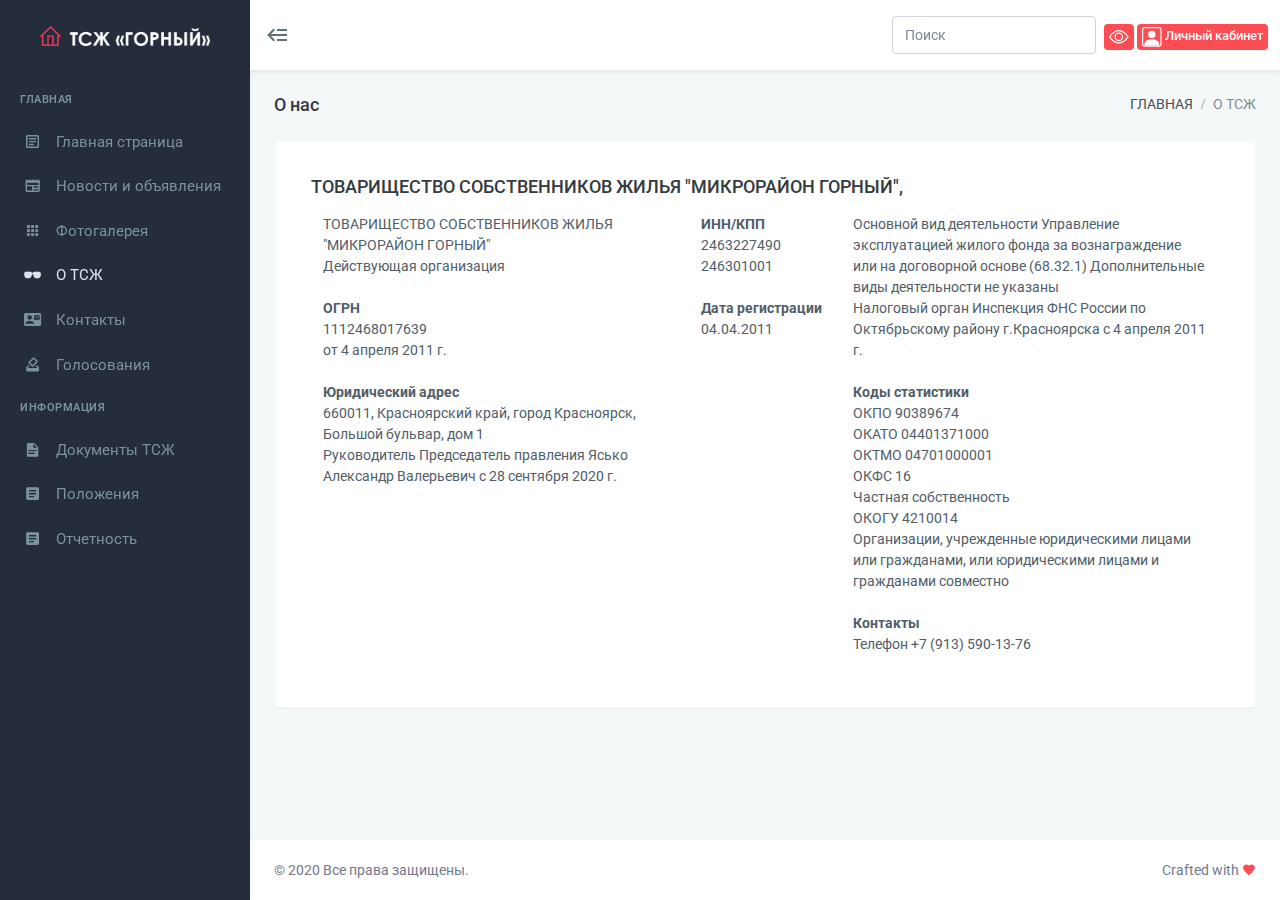
<file: about.html>
<!doctype html>
<html lang="ru">

<head>
    <meta charset="utf-8" />
    <title>ТСЖ "Микрорайон Горный"</title>
    <meta name="viewport" content="width=device-width, initial-scale=1.0">
   
    <!-- App favicon -->
    <link rel="shortcut icon" href="assets/images/home.ico">

    <!-- Bootstrap Css -->
    <link href="assets/css/bootstrap.min.css" rel="stylesheet" type="text/css" />
    <!-- Icons Css -->
    <link href="assets/css/icons.min.css" rel="stylesheet" type="text/css" />
    <!-- App Css-->
    <link href="assets/css/app.min.css" rel="stylesheet" type="text/css" />

</head>

<body data-sidebar="dark">

    <!-- Begin page -->
    <div id="layout-wrapper">

        <header id="page-topbar">
            <div class="navbar-header">
                <div class="d-flex">
                    <!-- LOGO -->
                    <div class="navbar-brand-box">
                        <a href="index.html" class="logo logo-light">
                            <span class="logo-sm">
                                <img src="assets/images/logo-sm-light.png" alt="" height="22">
                            </span>
                            <span class="logo-lg">
                                <img src="assets/images/logo-light.png" alt="" height="20">
                            </span>
                        </a>
                    </div>

                    <button type="button" class="btn btn-sm px-3 font-size-24 header-item waves-effect" id="vertical-menu-btn">
                        <i class="mdi mdi-backburger"></i>
                    </button>

                </div>

                <div class="d-flex">

                   <div class="d-inline-block">
                        <form class="form-inline my-2 my-lg-0">
                        <input type="text" class="form-control mr-sm-2" placeholder="Поиск">
                            
                        </form>
                    </div>

                    <div class="d-inline-block">
                        <a href="index.html">
                        <h5><span class="badge badge-danger float-right"><svg width="1.5em" height="1.5em" viewBox="0 0 16 16" class="bi bi-eye" fill="currentColor" xmlns="http://www.w3.org/2000/svg">
  <path fill-rule="evenodd" d="M16 8s-3-5.5-8-5.5S0 8 0 8s3 5.5 8 5.5S16 8 16 8zM1.173 8a13.134 13.134 0 0 0 1.66 2.043C4.12 11.332 5.88 12.5 8 12.5c2.12 0 3.879-1.168 5.168-2.457A13.134 13.134 0 0 0 14.828 8a13.133 13.133 0 0 0-1.66-2.043C11.879 4.668 10.119 3.5 8 3.5c-2.12 0-3.879 1.168-5.168 2.457A13.133 13.133 0 0 0 1.172 8z"/>
  <path fill-rule="evenodd" d="M8 5.5a2.5 2.5 0 1 0 0 5 2.5 2.5 0 0 0 0-5zM4.5 8a3.5 3.5 0 1 1 7 0 3.5 3.5 0 0 1-7 0z"/>
</svg></span></h5>
                        </a>
                    </div>

                    <p>&nbsp;</p>

                    <div class="d-inline-block">
                        <a href="index.html">
                        <h5><span class="badge badge-danger float-right"><svg width="1.5em" height="1.5em" viewBox="0 0 16 16" class="bi bi-person-square" fill="currentColor" xmlns="http://www.w3.org/2000/svg">
  <path fill-rule="evenodd" d="M14 1H2a1 1 0 0 0-1 1v12a1 1 0 0 0 1 1h12a1 1 0 0 0 1-1V2a1 1 0 0 0-1-1zM2 0a2 2 0 0 0-2 2v12a2 2 0 0 0 2 2h12a2 2 0 0 0 2-2V2a2 2 0 0 0-2-2H2z"/>
  <path fill-rule="evenodd" d="M2 15v-1c0-1 1-4 6-4s6 3 6 4v1H2zm6-6a3 3 0 1 0 0-6 3 3 0 0 0 0 6z"/>
</svg> Личный кабинет</span></h5>
                        </a>
                    </div>
            
                </div>
            </div>
        </header>

        <!-- ========== Left Sidebar Start ========== -->
        <div class="vertical-menu">

            <div data-simplebar class="h-100">

                <!--- Sidemenu -->
                <div id="sidebar-menu">
                    <!-- Left Menu Start -->
                    <ul class="metismenu list-unstyled" id="side-menu">
                        <li class="menu-title">ГЛАВНАЯ</li>

                        <li>
                            <a href="index.html" class="waves-effect">
                                <i class="mdi mdi-file-document-box-outline"></i>
                                <span>Главная страница</span>
                            </a>
                        </li>

                        <li>
                            <a href="news.html" class=" waves-effect">
                                <i class="mdi mdi-newspaper"></i>
                                <span>Новости и объявления</span>
                            </a>
                        </li>

                        <li>
                            <a href="photogallery.html" class=" waves-effect">
                                <i class="mdi mdi-apps"></i>
                                <span>Фотогалерея</span>
                            </a>
                        </li>

                        <li>
                            <a href="about.html" class=" waves-effect">
                                <i class="mdi mdi-sunglasses"></i>
                                <span>О ТСЖ </span>
                            </a>
                        </li>

                         <li>
                            <a href="contacts.html" class=" waves-effect">
                                <i class="mdi mdi-contact-mail"></i>
                                <span>Контакты</span>
                            </a>
                        </li>

                        <li>
                            <a href="vote.html" class=" waves-effect">
                                <i class="mdi mdi-vote"></i>
                                <span>Голосования</span>
                            </a>
                        </li>

                        <li class="menu-title">ИНФОРМАЦИЯ</li>

                        <li>
                            <a href="documents.html" class=" waves-effect">
                                <i class="mdi mdi-file-document"></i>
                                <span>Документы ТСЖ</span>
                            </a>
                        </li>

                        <li>
                            <a href="regulations.html" class=" waves-effect">
                                <i class="mdi mdi-file-document-box"></i>
                                <span>Положения</span>
                            </a>
                        </li>

                          <li>
                            <a href="reports.html" class=" waves-effect">
                                <i class="mdi mdi-file-document-box"></i>
                                <span>Отчетность</span>
                            </a>
                        </li>

                        

                    </ul>

                </div>
                <!-- Sidebar -->
            </div>
        </div>
        <!-- Left Sidebar End -->

        <!-- ============================================================== -->
        <!-- Start right Content here -->
        <!-- ============================================================== -->
        <div class="main-content">

            <div class="page-content">
                <div class="container-fluid">

                    <!-- start page title -->
                    <div class="row">
                        <div class="col-12">
                            <div class="page-title-box d-flex align-items-center justify-content-between">
                                <h4 class="mb-0 font-size-18">О  нас</h4>

                                <div class="page-title-right">
                                    <ol class="breadcrumb m-0">
                                        <li class="breadcrumb-item"><a href="javascript: void(0);">ГЛАВНАЯ</a></li>
                                        <li class="breadcrumb-item active">О ТСЖ</li>
                                    </ol>
                                </div>

                            </div>
                        </div>
                    </div>
                    <!-- end page title -->

                    <div class="card">
                        <div class="card-body">

                            <div class="p-lg-3">
                                <h5 class="mt-0 mb-3">ТОВАРИЩЕСТВО СОБСТВЕННИКОВ ЖИЛЬЯ "МИКРОРАЙОН ГОРНЫЙ",</h5>

<div class="container-fluid">
    <div class="row">
        <div class="col-md-5">
            <p>
                ТОВАРИЩЕСТВО СОБСТВЕННИКОВ ЖИЛЬЯ "МИКРОРАЙОН ГОРНЫЙ"<br />Действующая организация<br /><br /><strong>ОГРН</strong><br /> 1112468017639<br /> от 4 апреля 2011 г.<br /><br /><strong>Юридический адрес</strong>
                <br />660011, Красноярский край, город Красноярск, Большой бульвар, дом 1<br />Руководитель Председатель правления Ясько Александр Валерьевич с 28 сентября 2020 г.
            </p>
        </div>
        <div class="col-md-2">
            <p>
                <strong>ИНН/КПП</strong><br /> 2463227490<br /> 246301001<br /><br /><strong>Дата регистрации</strong><br /> 04.04.2011
            </p>
        </div>
        <div class="col-md-5">
            <p>
                Основной вид деятельности Управление эксплуатацией жилого фонда за вознаграждение или на договорной основе (68.32.1) Дополнительные виды деятельности не указаны<br />Налоговый орган Инспекция ФНС России по Октябрьскому району г.Красноярска с 4 апреля 2011 г.<br /><br /><strong>Коды статистики</strong><br /> ОКПО 90389674<br /> ОКАТО 04401371000<br /> ОКТМО 04701000001<br /> ОКФС 16<br /> Частная собственность<br /> ОКОГУ 4210014<br /> Организации, учрежденные юридическими лицами или гражданами, или юридическими лицами и гражданами совместно<br /><br /><strong>Контакты</strong><br />Телефон +7 (913) 590-13-76
            </p>
        </div>
    </div>
</div>
                            </div> <!-- end padding-->
                        </div>
                        <!--end card body-->
                    </div> <!-- end card-->


                </div> <!-- container-fluid -->
            </div>
            <!-- End Page-content -->


            <footer class="footer">
                <div class="container-fluid">
                    <div class="row">
                        <div class="col-sm-6">
                        © 2020 Все права защищены.    
                        </div>
                        <div class="col-sm-6">
                            <div class="text-sm-right d-none d-sm-block">
                                Crafted with <i class="mdi mdi-heart text-danger"></i> 
                            </div>
                        </div>
                    </div>
                </div>
            </footer>
        </div>
        <!-- end main content-->

    </div>
    <!-- END layout-wrapper -->

    <!-- JAVASCRIPT -->
    <script src="assets/libs/jquery/jquery.min.js"></script>
    <script src="assets/libs/bootstrap/js/bootstrap.bundle.min.js"></script>
    <script src="assets/libs/metismenu/metisMenu.min.js"></script>
    <script src="assets/libs/simplebar/simplebar.min.js"></script>
    <script src="assets/libs/node-waves/waves.min.js"></script>

    <script src="assets/js/app.js"></script>

</body>

</html>
</file>
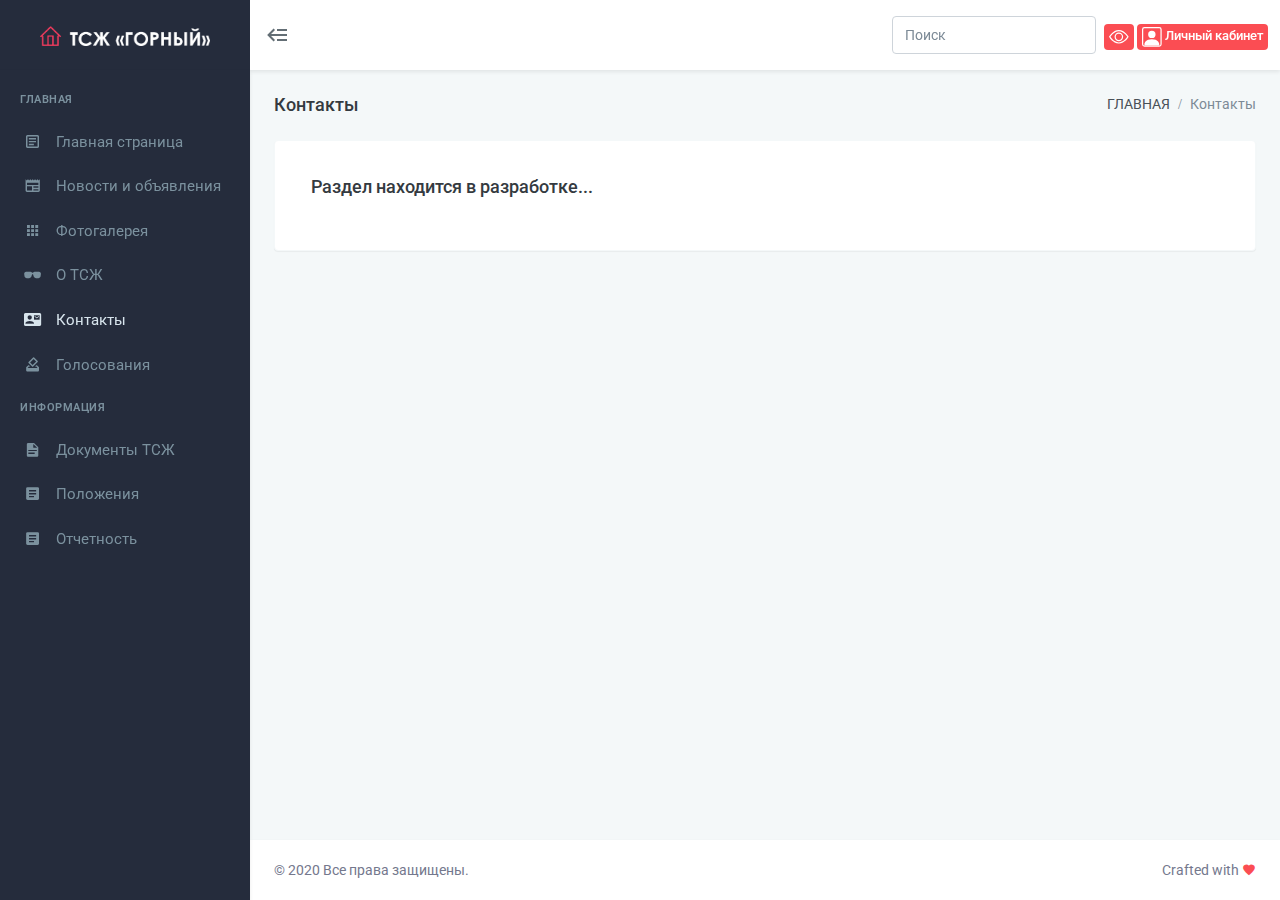
<file: contacts.html>
<!doctype html>
<html lang="ru">

<head>
    <meta charset="utf-8" />
    <title>ТСЖ "Микрорайон Горный"</title>
    <meta name="viewport" content="width=device-width, initial-scale=1.0">
   
    <!-- App favicon -->
    <link rel="shortcut icon" href="assets/images/home.ico">

    <!-- Bootstrap Css -->
    <link href="assets/css/bootstrap.min.css" rel="stylesheet" type="text/css" />
    <!-- Icons Css -->
    <link href="assets/css/icons.min.css" rel="stylesheet" type="text/css" />
    <!-- App Css-->
    <link href="assets/css/app.min.css" rel="stylesheet" type="text/css" />

</head>

<body data-sidebar="dark">

    <!-- Begin page -->
    <div id="layout-wrapper">

        <header id="page-topbar">
            <div class="navbar-header">
                <div class="d-flex">
                    <!-- LOGO -->
                    <div class="navbar-brand-box">
                        <a href="index.html" class="logo logo-light">
                            <span class="logo-sm">
                                <img src="assets/images/logo-sm-light.png" alt="" height="22">
                            </span>
                            <span class="logo-lg">
                                <img src="assets/images/logo-light.png" alt="" height="20">
                            </span>
                        </a>
                    </div>

                    <button type="button" class="btn btn-sm px-3 font-size-24 header-item waves-effect" id="vertical-menu-btn">
                        <i class="mdi mdi-backburger"></i>
                    </button>

                </div>

                <div class="d-flex">

                   <div class="d-inline-block">
                        <form class="form-inline my-2 my-lg-0">
                        <input type="text" class="form-control mr-sm-2" placeholder="Поиск">
                            
                        </form>
                    </div>

                    <div class="d-inline-block">
                        <a href="index.html">
                        <h5><span class="badge badge-danger float-right"><svg width="1.5em" height="1.5em" viewBox="0 0 16 16" class="bi bi-eye" fill="currentColor" xmlns="http://www.w3.org/2000/svg">
  <path fill-rule="evenodd" d="M16 8s-3-5.5-8-5.5S0 8 0 8s3 5.5 8 5.5S16 8 16 8zM1.173 8a13.134 13.134 0 0 0 1.66 2.043C4.12 11.332 5.88 12.5 8 12.5c2.12 0 3.879-1.168 5.168-2.457A13.134 13.134 0 0 0 14.828 8a13.133 13.133 0 0 0-1.66-2.043C11.879 4.668 10.119 3.5 8 3.5c-2.12 0-3.879 1.168-5.168 2.457A13.133 13.133 0 0 0 1.172 8z"/>
  <path fill-rule="evenodd" d="M8 5.5a2.5 2.5 0 1 0 0 5 2.5 2.5 0 0 0 0-5zM4.5 8a3.5 3.5 0 1 1 7 0 3.5 3.5 0 0 1-7 0z"/>
</svg></span></h5>
                        </a>
                    </div>

                    <p>&nbsp;</p>

                    <div class="d-inline-block">
                        <a href="index.html">
                        <h5><span class="badge badge-danger float-right"><svg width="1.5em" height="1.5em" viewBox="0 0 16 16" class="bi bi-person-square" fill="currentColor" xmlns="http://www.w3.org/2000/svg">
  <path fill-rule="evenodd" d="M14 1H2a1 1 0 0 0-1 1v12a1 1 0 0 0 1 1h12a1 1 0 0 0 1-1V2a1 1 0 0 0-1-1zM2 0a2 2 0 0 0-2 2v12a2 2 0 0 0 2 2h12a2 2 0 0 0 2-2V2a2 2 0 0 0-2-2H2z"/>
  <path fill-rule="evenodd" d="M2 15v-1c0-1 1-4 6-4s6 3 6 4v1H2zm6-6a3 3 0 1 0 0-6 3 3 0 0 0 0 6z"/>
</svg> Личный кабинет</span></h5>
                        </a>
                    </div>
            
                </div>
            </div>
        </header>

        <!-- ========== Left Sidebar Start ========== -->
        <div class="vertical-menu">

            <div data-simplebar class="h-100">

                <!--- Sidemenu -->
                <div id="sidebar-menu">
                    <!-- Left Menu Start -->
                    <ul class="metismenu list-unstyled" id="side-menu">
                        <li class="menu-title">ГЛАВНАЯ</li>

                        <li>
                            <a href="index.html" class="waves-effect">
                                <i class="mdi mdi-file-document-box-outline"></i>
                                <span>Главная страница</span>
                            </a>
                        </li>

                        <li>
                            <a href="news.html" class=" waves-effect">
                                <i class="mdi mdi-newspaper"></i>
                                <span>Новости и объявления</span>
                            </a>
                        </li>

                        <li>
                            <a href="photogallery.html" class=" waves-effect">
                                <i class="mdi mdi-apps"></i>
                                <span>Фотогалерея</span>
                            </a>
                        </li>

                        <li>
                            <a href="about.html" class=" waves-effect">
                                <i class="mdi mdi-sunglasses"></i>
                                <span>О ТСЖ </span>
                            </a>
                        </li>

                         <li>
                            <a href="contacts.html" class=" waves-effect">
                                <i class="mdi mdi-contact-mail"></i>
                                <span>Контакты</span>
                            </a>
                        </li>

                        <li>
                            <a href="vote.html" class=" waves-effect">
                                <i class="mdi mdi-vote"></i>
                                <span>Голосования</span>
                            </a>
                        </li>

                        <li class="menu-title">ИНФОРМАЦИЯ</li>

                        <li>
                            <a href="documents.html" class=" waves-effect">
                                <i class="mdi mdi-file-document"></i>
                                <span>Документы ТСЖ</span>
                            </a>
                        </li>

                        <li>
                            <a href="regulations.html" class=" waves-effect">
                                <i class="mdi mdi-file-document-box"></i>
                                <span>Положения</span>
                            </a>
                        </li>

                          <li>
                            <a href="reports.html" class=" waves-effect">
                                <i class="mdi mdi-file-document-box"></i>
                                <span>Отчетность</span>
                            </a>
                        </li>

                        

                    </ul>

                </div>
                <!-- Sidebar -->
            </div>
        </div>
        <!-- Left Sidebar End -->

        <!-- ============================================================== -->
        <!-- Start right Content here -->
        <!-- ============================================================== -->
        <div class="main-content">

            <div class="page-content">
                <div class="container-fluid">

                    <!-- start page title -->
                    <div class="row">
                        <div class="col-12">
                            <div class="page-title-box d-flex align-items-center justify-content-between">
                                <h4 class="mb-0 font-size-18">Контакты</h4>

                                <div class="page-title-right">
                                    <ol class="breadcrumb m-0">
                                        <li class="breadcrumb-item"><a href="javascript: void(0);">ГЛАВНАЯ</a></li>
                                        <li class="breadcrumb-item active">Контакты</li>
                                    </ol>
                                </div>

                            </div>
                        </div>
                    </div>
                    <!-- end page title -->

                    <div class="card">
                        <div class="card-body">

                            <div class="p-lg-3">
                                <h5 class="mt-0 mb-3">Раздел находится в разработке...</h5>


                            </div> <!-- end padding-->
                        </div>
                        <!--end card body-->
                    </div> <!-- end card-->


                </div> <!-- container-fluid -->
            </div>
            <!-- End Page-content -->


            <footer class="footer">
                <div class="container-fluid">
                    <div class="row">
                        <div class="col-sm-6">
                        © 2020 Все права защищены.    
                        </div>
                        <div class="col-sm-6">
                            <div class="text-sm-right d-none d-sm-block">
                                Crafted with <i class="mdi mdi-heart text-danger"></i> 
                            </div>
                        </div>
                    </div>
                </div>
            </footer>
        </div>
        <!-- end main content-->

    </div>
    <!-- END layout-wrapper -->

    <!-- JAVASCRIPT -->
    <script src="assets/libs/jquery/jquery.min.js"></script>
    <script src="assets/libs/bootstrap/js/bootstrap.bundle.min.js"></script>
    <script src="assets/libs/metismenu/metisMenu.min.js"></script>
    <script src="assets/libs/simplebar/simplebar.min.js"></script>
    <script src="assets/libs/node-waves/waves.min.js"></script>

    <script src="assets/js/app.js"></script>

</body>

</html>
</file>
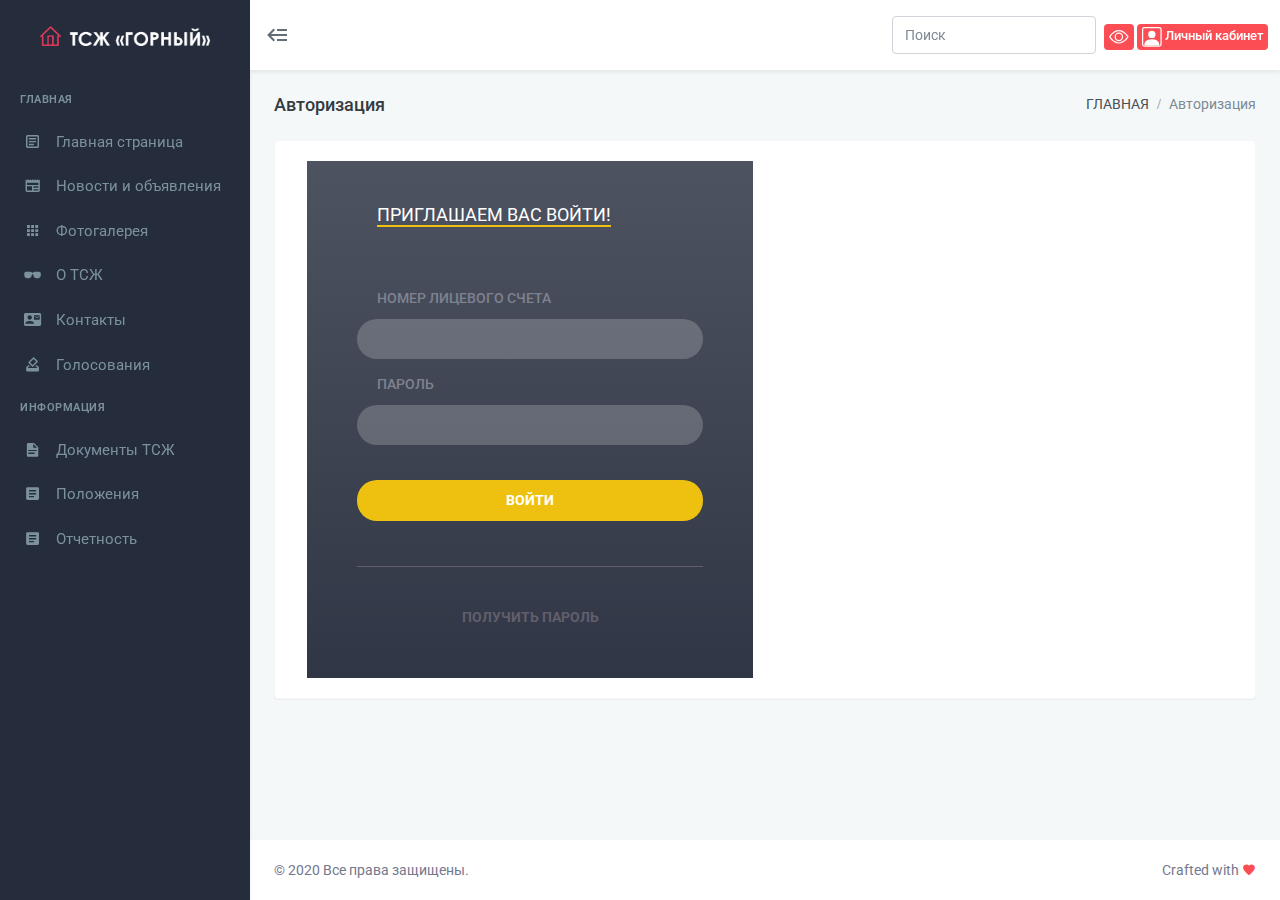
<file: login.html>
<!doctype html>
<html lang="ru">

<head>
    <meta charset="utf-8" />
    <title>ТСЖ "Микрорайон Горный"</title>
    <meta name="viewport" content="width=device-width, initial-scale=1.0">
   
    <!-- App favicon -->
    <link rel="shortcut icon" href="assets/images/home.ico">

    <!-- Bootstrap Css -->
    <link href="assets/css/bootstrap.min.css" rel="stylesheet" type="text/css" />
    <!-- Icons Css -->
    <link href="assets/css/icons.min.css" rel="stylesheet" type="text/css" />
    <!-- App Css-->
    <link href="assets/css/app.min.css" rel="stylesheet" type="text/css" />

</head>

<body data-sidebar="dark">

    <!-- Begin page -->
    <div id="layout-wrapper">

        <header id="page-topbar">
            <div class="navbar-header">
                <div class="d-flex">
                    <!-- LOGO -->
                    <div class="navbar-brand-box">
                        <a href="index.html" class="logo logo-light">
                            <span class="logo-sm">
                                <img src="assets/images/logo-sm-light.png" alt="" height="22">
                            </span>
                            <span class="logo-lg">
                                <img src="assets/images/logo-light.png" alt="" height="20">
                            </span>
                        </a>
                    </div>

                    <button type="button" class="btn btn-sm px-3 font-size-24 header-item waves-effect" id="vertical-menu-btn">
                        <i class="mdi mdi-backburger"></i>
                    </button>

                </div>

                <div class="d-flex">

                   <div class="d-inline-block">
                        <form class="form-inline my-2 my-lg-0">
                        <input type="text" class="form-control mr-sm-2" placeholder="Поиск">
                            
                        </form>
                    </div>

                    <div class="d-inline-block">
                        <a href="index.html">
                        <h5><span class="badge badge-danger float-right"><svg width="1.5em" height="1.5em" viewBox="0 0 16 16" class="bi bi-eye" fill="currentColor" xmlns="http://www.w3.org/2000/svg">
  <path fill-rule="evenodd" d="M16 8s-3-5.5-8-5.5S0 8 0 8s3 5.5 8 5.5S16 8 16 8zM1.173 8a13.134 13.134 0 0 0 1.66 2.043C4.12 11.332 5.88 12.5 8 12.5c2.12 0 3.879-1.168 5.168-2.457A13.134 13.134 0 0 0 14.828 8a13.133 13.133 0 0 0-1.66-2.043C11.879 4.668 10.119 3.5 8 3.5c-2.12 0-3.879 1.168-5.168 2.457A13.133 13.133 0 0 0 1.172 8z"/>
  <path fill-rule="evenodd" d="M8 5.5a2.5 2.5 0 1 0 0 5 2.5 2.5 0 0 0 0-5zM4.5 8a3.5 3.5 0 1 1 7 0 3.5 3.5 0 0 1-7 0z"/>
</svg></span></h5>
                        </a>
                    </div>

                    <p>&nbsp;</p>

                    <div class="d-inline-block">
                        <a href="index.html">
                        <h5><span class="badge badge-danger float-right"><svg width="1.5em" height="1.5em" viewBox="0 0 16 16" class="bi bi-person-square" fill="currentColor" xmlns="http://www.w3.org/2000/svg">
  <path fill-rule="evenodd" d="M14 1H2a1 1 0 0 0-1 1v12a1 1 0 0 0 1 1h12a1 1 0 0 0 1-1V2a1 1 0 0 0-1-1zM2 0a2 2 0 0 0-2 2v12a2 2 0 0 0 2 2h12a2 2 0 0 0 2-2V2a2 2 0 0 0-2-2H2z"/>
  <path fill-rule="evenodd" d="M2 15v-1c0-1 1-4 6-4s6 3 6 4v1H2zm6-6a3 3 0 1 0 0-6 3 3 0 0 0 0 6z"/>
</svg> Личный кабинет</span></h5>
                        </a>
                    </div>
            
                </div>
            </div>
        </header>

        <!-- ========== Left Sidebar Start ========== -->
        <div class="vertical-menu">

            <div data-simplebar class="h-100">

                <!--- Sidemenu -->
                <div id="sidebar-menu">
                    <!-- Left Menu Start -->
                    <ul class="metismenu list-unstyled" id="side-menu">
                        <li class="menu-title">ГЛАВНАЯ</li>

                        <li>
                            <a href="index.html" class="waves-effect">
                                <i class="mdi mdi-file-document-box-outline"></i>
                                <span>Главная страница</span>
                            </a>
                        </li>

                        <li>
                            <a href="news.html" class=" waves-effect">
                                <i class="mdi mdi-newspaper"></i>
                                <span>Новости и объявления</span>
                            </a>
                        </li>

                        <li>
                            <a href="photogallery.html" class=" waves-effect">
                                <i class="mdi mdi-apps"></i>
                                <span>Фотогалерея</span>
                            </a>
                        </li>

                        <li>
                            <a href="about.html" class=" waves-effect">
                                <i class="mdi mdi-sunglasses"></i>
                                <span>О ТСЖ </span>
                            </a>
                        </li>

                         <li>
                            <a href="contacts.html" class=" waves-effect">
                                <i class="mdi mdi-contact-mail"></i>
                                <span>Контакты</span>
                            </a>
                        </li>

                        <li>
                            <a href="vote.html" class=" waves-effect">
                                <i class="mdi mdi-vote"></i>
                                <span>Голосования</span>
                            </a>
                        </li>

                        <li class="menu-title">ИНФОРМАЦИЯ</li>

                        <li>
                            <a href="documents.html" class=" waves-effect">
                                <i class="mdi mdi-file-document"></i>
                                <span>Документы ТСЖ</span>
                            </a>
                        </li>

                        <li>
                            <a href="regulations.html" class=" waves-effect">
                                <i class="mdi mdi-file-document-box"></i>
                                <span>Положения</span>
                            </a>
                        </li>

                          <li>
                            <a href="reports.html" class=" waves-effect">
                                <i class="mdi mdi-file-document-box"></i>
                                <span>Отчетность</span>
                            </a>
                        </li>

                        

                    </ul>

                </div>
                <!-- Sidebar -->
            </div>
        </div>
        <!-- Left Sidebar End -->

        <!-- ============================================================== -->
        <!-- Start right Content here -->
        <!-- ============================================================== -->
        <div class="main-content">

            <div class="page-content">
                <div class="container-fluid">

                    <!-- start page title -->
                    <div class="row">
                        <div class="col-12">
                            <div class="page-title-box d-flex align-items-center justify-content-between">
                                <h4 class="mb-0 font-size-18">Авторизация</h4>

                                <div class="page-title-right">
                                    <ol class="breadcrumb m-0">
                                        <li class="breadcrumb-item"><a href="javascript: void(0);">ГЛАВНАЯ</a></li>
                                        <li class="breadcrumb-item active">Авторизация</li>
                                    </ol>
                                </div>

                            </div>
                        </div>
                    </div>
                    <!-- end page title -->

                    <div class="card">
                        <div class="card-body">

                           <style>
a:hover,a:focus{
 outline: none;
 text-decoration: none;
}
.tab{
 background: #4e5361;
 background: -webkit-linear-gradient(to bottom, #4e5361, #4e5361);
 background: linear-gradient(to bottom, #4e5361, #4e5361);
 padding: 40px 50px;
 position: relative;
}
.tab:before{
 content: "";
 width: 100%;
 height: 100%;
 display: block;
 position: absolute;
 top: 0;
 left: 0;
 background: linear-gradient(#4e5361,#2b3140);
 opacity: 0.85;
}
.tab .nav-tabs{
 border-bottom: none;
 padding: 0 20px;
 position: relative;
}
.tab .nav-tabs li{ margin: 0 30px 0 0; }
.tab .nav-tabs li a{
 font-size: 18px;
 color: #fff;
 border-radius: 0;
 text-transform: uppercase;
 background: transparent;
 padding: 0;
 margin-right: 0;
 border: none;
 border-bottom: 2px solid transparent;
 opacity: 0.5;
 position: relative;
 transition: all 0.5s ease 0s;
}
.tab .nav-tabs li a:hover{ background: transparent; }
.tab .nav-tabs li.active a,
.tab .nav-tabs li.active a:focus,
.tab .nav-tabs li.active a:hover{
 border: none;
 background: transparent;
 opacity: 1;
 border-bottom: 2px solid #eec111;
 color: #fff;
}
.tab .tab-content{
 padding: 20px 0 0 0;
 margin-top: 40px;
 background: transparent;
 z-index: 1;
 position: relative;
}
.form-bg{ background: #ddd; }
.form-horizontal .form-group{
 margin: 0 0 15px 0;
 position: relative;
}
.form-horizontal .form-control{
 height: 40px;
 background: rgba(255,255,255,0.2);
 border: none;
 border-radius: 20px;
 box-shadow: none;
 padding: 0 20px;
 font-size: 14px;
 font-weight: bold;
 color: #fff;
 transition: all 0.3s ease 0s;
}
.form-horizontal .form-control:focus{
 box-shadow: none;
 outline: 0 none;
}
.form-horizontal .form-group label{
 padding: 0 20px;
 color: #7f8291;
 text-transform: capitalize;
 margin-bottom: 10px;
}
.form-horizontal .main-checkbox{
 width: 20px;
 height: 20px;
 background: #eec111;
 float: left;
 margin: 5px 0 0 20px;
 border: 1px solid #eec111;
 position: relative;
}
.form-horizontal .main-checkbox label{
 width: 20px;
 height: 20px;
 position: absolute;
 top: 0;
 left: 0;
 cursor: pointer;
}
.form-horizontal .main-checkbox label:after{
 content: "";
 width: 10px;
 height: 5px;
 position: absolute;
 top: 5px;
 left: 4px;
 border: 3px solid #fff;
 border-top: none;
 border-right: none;
 background: transparent;
 opacity: 0;
 -webkit-transform: rotate(-45deg);
 transform: rotate(-45deg);
}
.form-horizontal .main-checkbox input[type=checkbox]{ visibility: hidden; }
.form-horizontal .main-checkbox input[type=checkbox]:checked + label:after{ opacity: 1; }
.form-horizontal .text{
 float: left;
 font-size: 14px;
 font-weight: bold;
 color: #fff;
 margin-left: 7px;
 line-height: 20px;
 padding-top: 5px;
 text-transform: capitalize;
}
.form-horizontal .btn{
 width: 100%;
 background: #eec111;
 padding: 10px 20px;
 border: none;
 font-size: 14px;
 font-weight: bold;
 color: #fff;
 border-radius: 20px;
 text-transform: uppercase;
 margin: 20px 0 30px 0;
}
.form-horizontal .btn:focus{
 background: #eec111;
 color: #fff;
 outline: none;
 box-shadow: none;
}
.form-horizontal .forgot-pass{
 border-top: 1px solid #615f6c;
 margin: 0;
 text-align: center;
}
.form-horizontal .forgot-pass .btn{
 width: auto;
 background: transparent;
 margin: 30px 0 0 0;
 color: #615f6c;
 text-transform: capitalize;
 transition: all 0.3s ease 0s;
}
.form-horizontal .forgot-pass .btn:hover{ color: #eec111; }
@media only screen and (max-width: 479px){
 .tab{ padding: 40px 20px; }
}
</style>

<div class="container">
 <div class="row">
 <div class="col-md-offset-3 col-md-6">

 <div class="tab" role="tabpanel">
  <!--Nav tabs -->
 <ul class="nav nav-tabs" role="tablist">
 <li role="presentation" class="active"><a href="#Section1" aria-controls="home" role="tab" data-toggle="tab">Приглашаем Вас войти!</a></li>
 </ul>
<!--Tab panes -->
 <div class="tab-content tabs"> 
 <div role="tabpanel" id="Section1">
     <form class="form-horizontal">
     <div class="form-group">
     <label for="exampleInputEmail1">НОМЕР ЛИЦЕВОГО СЧЕТА</label>
     <input type="email" class="form-control" id="exampleInputEmail1">
     </div>
     <div class="form-group">
     <label for="exampleInputPassword1">ПАРОЛЬ</label>
     <input type="password" class="form-control" id="exampleInputPassword1">
     </div>
   
     <div class="form-group">
     <button type="submit" class="btn btn-default">ВОЙТИ</button>
     </div>
     <div class="form-group forgot-pass">
     <button type="submit" class="btn btn-default">ПОЛУЧИТЬ ПАРОЛЬ</button>
     </div>
     </form>
 </div>
  </div>
 </div>

</div><!-- /.col-md-offset-3 col-md-6 -->
</div><!-- /.row -->
</div><!-- /.container -->


                        </div>
                        <!--end card body-->
                    </div> <!-- end card-->


                </div> <!-- container-fluid -->
            </div>
            <!-- End Page-content -->


            <footer class="footer">
                <div class="container-fluid">
                    <div class="row">
                        <div class="col-sm-6">
                        © 2020 Все права защищены.    
                        </div>
                        <div class="col-sm-6">
                            <div class="text-sm-right d-none d-sm-block">
                                Crafted with <i class="mdi mdi-heart text-danger"></i> 
                            </div>
                        </div>
                    </div>
                </div>
            </footer>
        </div>
        <!-- end main content-->

    </div>
    <!-- END layout-wrapper -->

    <!-- JAVASCRIPT -->
    <script src="assets/libs/jquery/jquery.min.js"></script>
    <script src="assets/libs/bootstrap/js/bootstrap.bundle.min.js"></script>
    <script src="assets/libs/metismenu/metisMenu.min.js"></script>
    <script src="assets/libs/simplebar/simplebar.min.js"></script>
    <script src="assets/libs/node-waves/waves.min.js"></script>

    <script src="assets/js/app.js"></script>

</body>

</html>
</file>
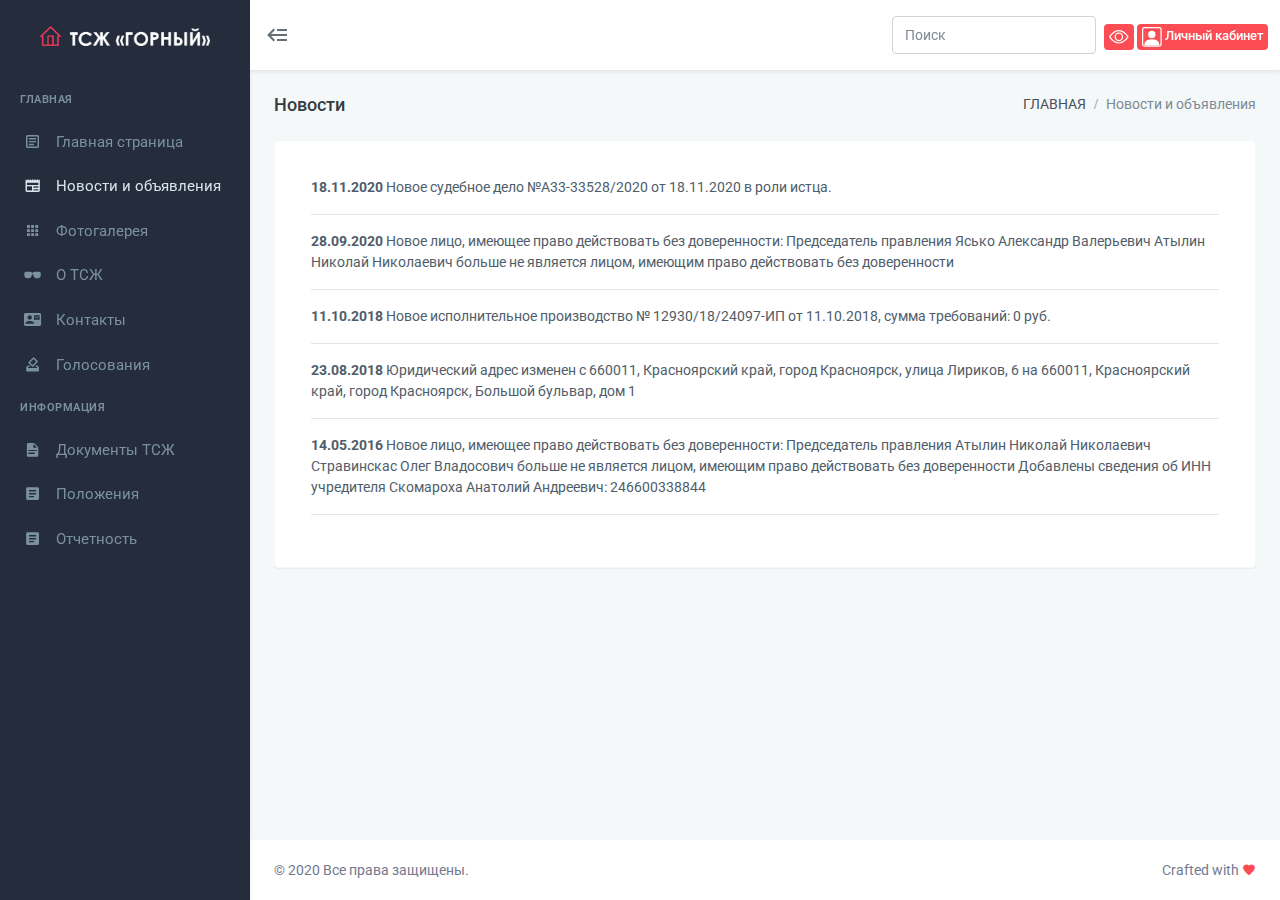
<file: news.html>
<!doctype html>
<html lang="ru">

<head>
    <meta charset="utf-8" />
    <title>ТСЖ "Микрорайон Горный"</title>
    <meta name="viewport" content="width=device-width, initial-scale=1.0">
   
    <!-- App favicon -->
    <link rel="shortcut icon" href="assets/images/home.ico">

    <!-- Bootstrap Css -->
    <link href="assets/css/bootstrap.min.css" rel="stylesheet" type="text/css" />
    <!-- Icons Css -->
    <link href="assets/css/icons.min.css" rel="stylesheet" type="text/css" />
    <!-- App Css-->
    <link href="assets/css/app.min.css" rel="stylesheet" type="text/css" />

</head>

<body data-sidebar="dark">

    <!-- Begin page -->
    <div id="layout-wrapper">

        <header id="page-topbar">
            <div class="navbar-header">
                <div class="d-flex">
                    <!-- LOGO -->
                    <div class="navbar-brand-box">
                        <a href="index.html" class="logo logo-light">
                            <span class="logo-sm">
                                <img src="assets/images/logo-sm-light.png" alt="" height="22">
                            </span>
                            <span class="logo-lg">
                                <img src="assets/images/logo-light.png" alt="" height="20">
                            </span>
                        </a>
                    </div>

                    <button type="button" class="btn btn-sm px-3 font-size-24 header-item waves-effect" id="vertical-menu-btn">
                        <i class="mdi mdi-backburger"></i>
                    </button>

                </div>

                <div class="d-flex">

                   <div class="d-inline-block">
                        <form class="form-inline my-2 my-lg-0">
                        <input type="text" class="form-control mr-sm-2" placeholder="Поиск">
                            
                        </form>
                    </div>

                    <div class="d-inline-block">
                        <a href="index.html">
                        <h5><span class="badge badge-danger float-right"><svg width="1.5em" height="1.5em" viewBox="0 0 16 16" class="bi bi-eye" fill="currentColor" xmlns="http://www.w3.org/2000/svg">
  <path fill-rule="evenodd" d="M16 8s-3-5.5-8-5.5S0 8 0 8s3 5.5 8 5.5S16 8 16 8zM1.173 8a13.134 13.134 0 0 0 1.66 2.043C4.12 11.332 5.88 12.5 8 12.5c2.12 0 3.879-1.168 5.168-2.457A13.134 13.134 0 0 0 14.828 8a13.133 13.133 0 0 0-1.66-2.043C11.879 4.668 10.119 3.5 8 3.5c-2.12 0-3.879 1.168-5.168 2.457A13.133 13.133 0 0 0 1.172 8z"/>
  <path fill-rule="evenodd" d="M8 5.5a2.5 2.5 0 1 0 0 5 2.5 2.5 0 0 0 0-5zM4.5 8a3.5 3.5 0 1 1 7 0 3.5 3.5 0 0 1-7 0z"/>
</svg></span></h5>
                        </a>
                    </div>

                    <p>&nbsp;</p>

                    <div class="d-inline-block">
                        <a href="index.html">
                        <h5><span class="badge badge-danger float-right"><svg width="1.5em" height="1.5em" viewBox="0 0 16 16" class="bi bi-person-square" fill="currentColor" xmlns="http://www.w3.org/2000/svg">
  <path fill-rule="evenodd" d="M14 1H2a1 1 0 0 0-1 1v12a1 1 0 0 0 1 1h12a1 1 0 0 0 1-1V2a1 1 0 0 0-1-1zM2 0a2 2 0 0 0-2 2v12a2 2 0 0 0 2 2h12a2 2 0 0 0 2-2V2a2 2 0 0 0-2-2H2z"/>
  <path fill-rule="evenodd" d="M2 15v-1c0-1 1-4 6-4s6 3 6 4v1H2zm6-6a3 3 0 1 0 0-6 3 3 0 0 0 0 6z"/>
</svg> Личный кабинет</span></h5>
                        </a>
                    </div>
            
                </div>
            </div>
        </header>

        <!-- ========== Left Sidebar Start ========== -->
        <div class="vertical-menu">

            <div data-simplebar class="h-100">

                <!--- Sidemenu -->
                <div id="sidebar-menu">
                    <!-- Left Menu Start -->
                    <ul class="metismenu list-unstyled" id="side-menu">
                        <li class="menu-title">ГЛАВНАЯ</li>

                        <li>
                            <a href="index.html" class="waves-effect">
                                <i class="mdi mdi-file-document-box-outline"></i>
                                <span>Главная страница</span>
                            </a>
                        </li>

                        <li>
                            <a href="news.html" class=" waves-effect">
                                <i class="mdi mdi-newspaper"></i>
                                <span>Новости и объявления</span>
                            </a>
                        </li>

                        <li>
                            <a href="photogallery.html" class=" waves-effect">
                                <i class="mdi mdi-apps"></i>
                                <span>Фотогалерея</span>
                            </a>
                        </li>

                        <li>
                            <a href="about.html" class=" waves-effect">
                                <i class="mdi mdi-sunglasses"></i>
                                <span>О ТСЖ </span>
                            </a>
                        </li>

                         <li>
                            <a href="plugins.html" class=" waves-effect">
                                <i class="mdi mdi-contact-mail"></i>
                                <span>Контакты</span>
                            </a>
                        </li>

                        <li>
                            <a href="plugins.html" class=" waves-effect">
                                <i class="mdi mdi-vote"></i>
                                <span>Голосования</span>
                            </a>
                        </li>

                        <li class="menu-title">ИНФОРМАЦИЯ</li>

                        <li>
                            <a href="vertical.html" class=" waves-effect">
                                <i class="mdi mdi-file-document"></i>
                                <span>Документы ТСЖ</span>
                            </a>
                        </li>

                        <li>
                            <a href="horizontal.html" class=" waves-effect">
                                <i class="mdi mdi-file-document-box"></i>
                                <span>Положения</span>
                            </a>
                        </li>

                          <li>
                            <a href="horizontal.html" class=" waves-effect">
                                <i class="mdi mdi-file-document-box"></i>
                                <span>Отчетность</span>
                            </a>
                        </li>

                        

                    </ul>

                </div>
                <!-- Sidebar -->
            </div>
        </div>
        <!-- Left Sidebar End -->
            <!-- Left Sidebar End -->

            <!-- ============================================================== -->
            <!-- Start right Content here -->
            <!-- ============================================================== -->
            <div class="main-content">

                <div class="page-content">
                    <div class="container-fluid">

                        <!-- start page title -->
                        <div class="row">
                            <div class="col-12">
                                <div class="page-title-box d-flex align-items-center justify-content-between">
                                    <h4 class="mb-0 font-size-18">Новости</h4>

                                    <div class="page-title-right">
                                        <ol class="breadcrumb m-0">
                                            <li class="breadcrumb-item"><a href="javascript: void(0);">ГЛАВНАЯ</a></li>
                                            <li class="breadcrumb-item active">Новости и объявления</li>
                                        </ol>
                                    </div>
                                    
                                </div>
                            </div>
                        </div>     
                        <!-- end page title -->

                        <div class="card ">
                            <div class="card-body">
                                <div class="p-lg-3">

                                    <p>              
                                    <strong>18.11.2020</strong>
                                    Новое судебное дело №А33-33528/2020 от 18.11.2020 в роли истца.<hr>
                                    </p>
                                    <p>   

                                    <strong>28.09.2020</strong>
                                   

Новое лицо, имеющее право действовать без доверенности: Председатель правления Ясько Александр Валерьевич

Атылин Николай Николаевич больше не является лицом, имеющим право действовать без доверенности
<hr>
                                    </p>
                                    <p>   
                                               
                                    <strong>11.10.2018</strong>
                                   

Новое исполнительное производство № 12930/18/24097-ИП от 11.10.2018, сумма требований: 0 руб. 
<hr>
                                    </p>
                                    <p>   
                                               
                                    <strong>23.08.2018</strong>
                                   
 Юридический адрес изменен с 660011, Красноярский край, город Красноярск, улица Лириков, 6 на 660011, Красноярский край, город Красноярск, Большой бульвар, дом 1 
<hr>
                                    </p>
                                    <p>   
                                               
                                    <strong>14.05.2016</strong>
                                   
 

Новое лицо, имеющее право действовать без доверенности: Председатель правления Атылин Николай Николаевич

Стравинскас Олег Владосович больше не является лицом, имеющим право действовать без доверенности

Добавлены сведения об ИНН учредителя Скомароха Анатолий Андреевич: 246600338844

<hr>
                                    </p>

                                    

                                    
                                </div> <!-- end padding-->
                            </div> <!-- end card-body-->
                        </div> <!-- end card-->


                    </div> <!-- container-fluid -->
                </div>
                <!-- End Page-content -->

                
                <footer class="footer">
                <div class="container-fluid">
                    <div class="row">
                        <div class="col-sm-6">
                        © 2020 Все права защищены.    
                        </div>
                        <div class="col-sm-6">
                            <div class="text-sm-right d-none d-sm-block">
                                Crafted with <i class="mdi mdi-heart text-danger"></i> 
                            </div>
                        </div>
                    </div>
                </div>
            </footer>
            </div>
            <!-- end main content-->

        </div>
        <!-- END layout-wrapper -->

        <!-- JAVASCRIPT -->
        <script src="assets/libs/jquery/jquery.min.js"></script>
        <script src="assets/libs/bootstrap/js/bootstrap.bundle.min.js"></script>
        <script src="assets/libs/metismenu/metisMenu.min.js"></script>
        <script src="assets/libs/simplebar/simplebar.min.js"></script>
        <script src="assets/libs/node-waves/waves.min.js"></script>

        <script src="assets/js/app.js"></script>

    </body>
</html>
</file>
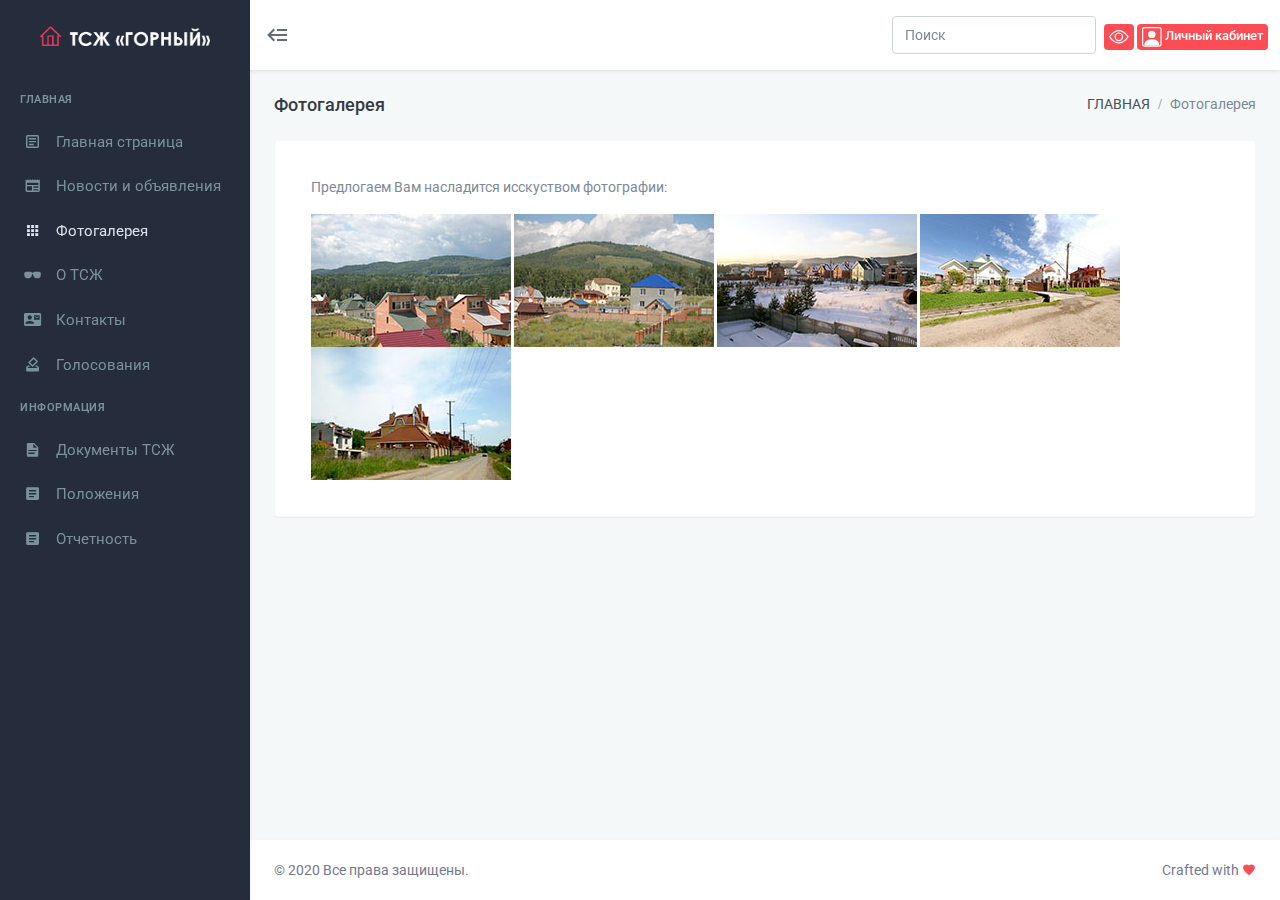
<file: photogallery.html>
<!doctype html>
<html lang="ru">

<head>
    <meta charset="utf-8" />
    <title>ТСЖ "Микрорайон Горный"</title>
    <meta name="viewport" content="width=device-width, initial-scale=1.0">
   
    <!-- App favicon -->
    <link rel="shortcut icon" href="assets/images/home.ico">

    <!-- Bootstrap Css -->
    <link href="assets/css/bootstrap.min.css" rel="stylesheet" type="text/css" />
    <!-- Icons Css -->
    <link href="assets/css/icons.min.css" rel="stylesheet" type="text/css" />
    <!-- App Css-->
    <link href="assets/css/app.min.css" rel="stylesheet" type="text/css" />
    <link rel="stylesheet" type="text/css" href="assets/css/jquery.fancybox.min.css">

</head>

<body data-sidebar="dark">

    <!-- Begin page -->
    <div id="layout-wrapper">

        <header id="page-topbar">
            <div class="navbar-header">
                <div class="d-flex">
                    <!-- LOGO -->
                    <div class="navbar-brand-box">
                        <a href="index.html" class="logo logo-light">
                            <span class="logo-sm">
                                <img src="assets/images/logo-sm-light.png" alt="" height="22">
                            </span>
                            <span class="logo-lg">
                                <img src="assets/images/logo-light.png" alt="" height="20">
                            </span>
                        </a>
                    </div>

                    <button type="button" class="btn btn-sm px-3 font-size-24 header-item waves-effect" id="vertical-menu-btn">
                        <i class="mdi mdi-backburger"></i>
                    </button>

                </div>

                <div class="d-flex">

                   <div class="d-inline-block">
                        <form class="form-inline my-2 my-lg-0">
                        <input type="text" class="form-control mr-sm-2" placeholder="Поиск">
                            
                        </form>
                    </div>

                    <div class="d-inline-block">
                        <a href="index.html">
                        <h5><span class="badge badge-danger float-right"><svg width="1.5em" height="1.5em" viewBox="0 0 16 16" class="bi bi-eye" fill="currentColor" xmlns="http://www.w3.org/2000/svg">
  <path fill-rule="evenodd" d="M16 8s-3-5.5-8-5.5S0 8 0 8s3 5.5 8 5.5S16 8 16 8zM1.173 8a13.134 13.134 0 0 0 1.66 2.043C4.12 11.332 5.88 12.5 8 12.5c2.12 0 3.879-1.168 5.168-2.457A13.134 13.134 0 0 0 14.828 8a13.133 13.133 0 0 0-1.66-2.043C11.879 4.668 10.119 3.5 8 3.5c-2.12 0-3.879 1.168-5.168 2.457A13.133 13.133 0 0 0 1.172 8z"/>
  <path fill-rule="evenodd" d="M8 5.5a2.5 2.5 0 1 0 0 5 2.5 2.5 0 0 0 0-5zM4.5 8a3.5 3.5 0 1 1 7 0 3.5 3.5 0 0 1-7 0z"/>
</svg></span></h5>
                        </a>
                    </div>

                    <p>&nbsp;</p>

                    <div class="d-inline-block">
                        <a href="index.html">
                        <h5><span class="badge badge-danger float-right"><svg width="1.5em" height="1.5em" viewBox="0 0 16 16" class="bi bi-person-square" fill="currentColor" xmlns="http://www.w3.org/2000/svg">
  <path fill-rule="evenodd" d="M14 1H2a1 1 0 0 0-1 1v12a1 1 0 0 0 1 1h12a1 1 0 0 0 1-1V2a1 1 0 0 0-1-1zM2 0a2 2 0 0 0-2 2v12a2 2 0 0 0 2 2h12a2 2 0 0 0 2-2V2a2 2 0 0 0-2-2H2z"/>
  <path fill-rule="evenodd" d="M2 15v-1c0-1 1-4 6-4s6 3 6 4v1H2zm6-6a3 3 0 1 0 0-6 3 3 0 0 0 0 6z"/>
</svg> Личный кабинет</span></h5>
                        </a>
                    </div>
            
                </div>
            </div>
        </header>

        <!-- ========== Left Sidebar Start ========== -->
        <div class="vertical-menu">

            <div data-simplebar class="h-100">

                <!--- Sidemenu -->
                <div id="sidebar-menu">
                    <!-- Left Menu Start -->
                    <ul class="metismenu list-unstyled" id="side-menu">
                        <li class="menu-title">ГЛАВНАЯ</li>

                        <li>
                            <a href="index.html" class="waves-effect">
                                <i class="mdi mdi-file-document-box-outline"></i>
                                <span>Главная страница</span>
                            </a>
                        </li>

                        <li>
                            <a href="news.html" class=" waves-effect">
                                <i class="mdi mdi-newspaper"></i>
                                <span>Новости и объявления</span>
                            </a>
                        </li>

                        <li>
                            <a href="photogallery.html" class=" waves-effect">
                                <i class="mdi mdi-apps"></i>
                                <span>Фотогалерея</span>
                            </a>
                        </li>

                        <li>
                            <a href="about.html" class=" waves-effect">
                                <i class="mdi mdi-sunglasses"></i>
                                <span>О ТСЖ </span>
                            </a>
                        </li>

                         <li>
                            <a href="contacts.html" class=" waves-effect">
                                <i class="mdi mdi-contact-mail"></i>
                                <span>Контакты</span>
                            </a>
                        </li>

                        <li>
                            <a href="vote.html" class=" waves-effect">
                                <i class="mdi mdi-vote"></i>
                                <span>Голосования</span>
                            </a>
                        </li>

                        <li class="menu-title">ИНФОРМАЦИЯ</li>

                        <li>
                            <a href="documents.html" class=" waves-effect">
                                <i class="mdi mdi-file-document"></i>
                                <span>Документы ТСЖ</span>
                            </a>
                        </li>

                        <li>
                            <a href="regulations.html" class=" waves-effect">
                                <i class="mdi mdi-file-document-box"></i>
                                <span>Положения</span>
                            </a>
                        </li>

                          <li>
                            <a href="reports.html" class=" waves-effect">
                                <i class="mdi mdi-file-document-box"></i>
                                <span>Отчетность</span>
                            </a>
                        </li>

                        

                    </ul>

                </div>
                <!-- Sidebar -->
            </div>
        </div>
        <!-- Left Sidebar End -->
            <!-- ============================================================== -->
            <!-- Start right Content here -->
            <!-- ============================================================== -->
            <div class="main-content">

                <div class="page-content">
                    <div class="container-fluid">

                        <!-- start page title -->
                        <div class="row">
                            <div class="col-12">
                                <div class="page-title-box d-flex align-items-center justify-content-between">
                                    <h4 class="mb-0 font-size-18">Фотогалерея</h4>

                                    <div class="page-title-right">
                                        <ol class="breadcrumb m-0">
                                            <li class="breadcrumb-item"><a href="javascript: void(0);">ГЛАВНАЯ</a></li>
                                            <li class="breadcrumb-item active">Фотогалерея	</li>
                                        </ol>
                                    </div>
                                    
                                </div>
                            </div>
                        </div>     
                        <!-- end page title -->

                        <div class="card ">
                            <div class="card-body">
                                <div class="p-lg-3">
                                    <p class="text-muted">Предлогаем Вам насладится исскуством фотографии:</p>

                                    <a data-fancybox="gallery" href="assets/images/photogallery/photo_1.jpg"> 
                                    <img class="img-fluid" src="assets/images/photogallery/photo_1_mini.jpg" alt="..."> 
                                    </a>

                                     <a data-fancybox="gallery" href="assets/images/photogallery/photo_2.jpg"> 
                                    <img class="img-fluid" src="assets/images/photogallery/photo_2_mini.jpg" alt="..."> 
                                    </a>

                                     <a data-fancybox="gallery" href="assets/images/photogallery/photo_3.jpg"> 
                                    <img class="img-fluid" src="assets/images/photogallery/photo_3_mini.jpg" alt="..."> 
                                    </a>

                                    <a data-fancybox="gallery" href="assets/images/photogallery/photo_4.jpg"> 
                                    <img class="img-fluid" src="assets/images/photogallery/photo_4_mini.jpg" alt="..."> 
                                    </a>

                                    <a data-fancybox="gallery" href="assets/images/photogallery/photo_5.jpg"> 
                                    <img class="img-fluid" src="assets/images/photogallery/photo_5_mini.jpg" alt="..."> 
                                    </a>


                                </div> <!-- end padding-->
                            </div> <!-- end card-body-->
                        </div> <!-- end card-->


                    </div> <!-- container-fluid -->
                </div>
                <!-- End Page-content -->

                
               <footer class="footer">
                <div class="container-fluid">
                    <div class="row">
                        <div class="col-sm-6">
                        © 2020 Все права защищены.    
                        </div>
                        <div class="col-sm-6">
                            <div class="text-sm-right d-none d-sm-block">
                                Crafted with <i class="mdi mdi-heart text-danger"></i> 
                            </div>
                        </div>
                    </div>
                </div>
            </footer>
            </div>
            <!-- end main content-->

        </div>
        <!-- END layout-wrapper -->

        <!-- JAVASCRIPT -->
        <script src="assets/libs/jquery/jquery.min.js"></script>
        <script src="assets/libs/bootstrap/js/bootstrap.bundle.min.js"></script>
        <script src="assets/libs/metismenu/metisMenu.min.js"></script>
        <script src="assets/libs/simplebar/simplebar.min.js"></script>
        <script src="assets/libs/node-waves/waves.min.js"></script>
        <script src="assets/js/jquery.fancybox.min.js"></script>
        <script src="assets/js/app.js"></script>

    </body>
</html>
</file>
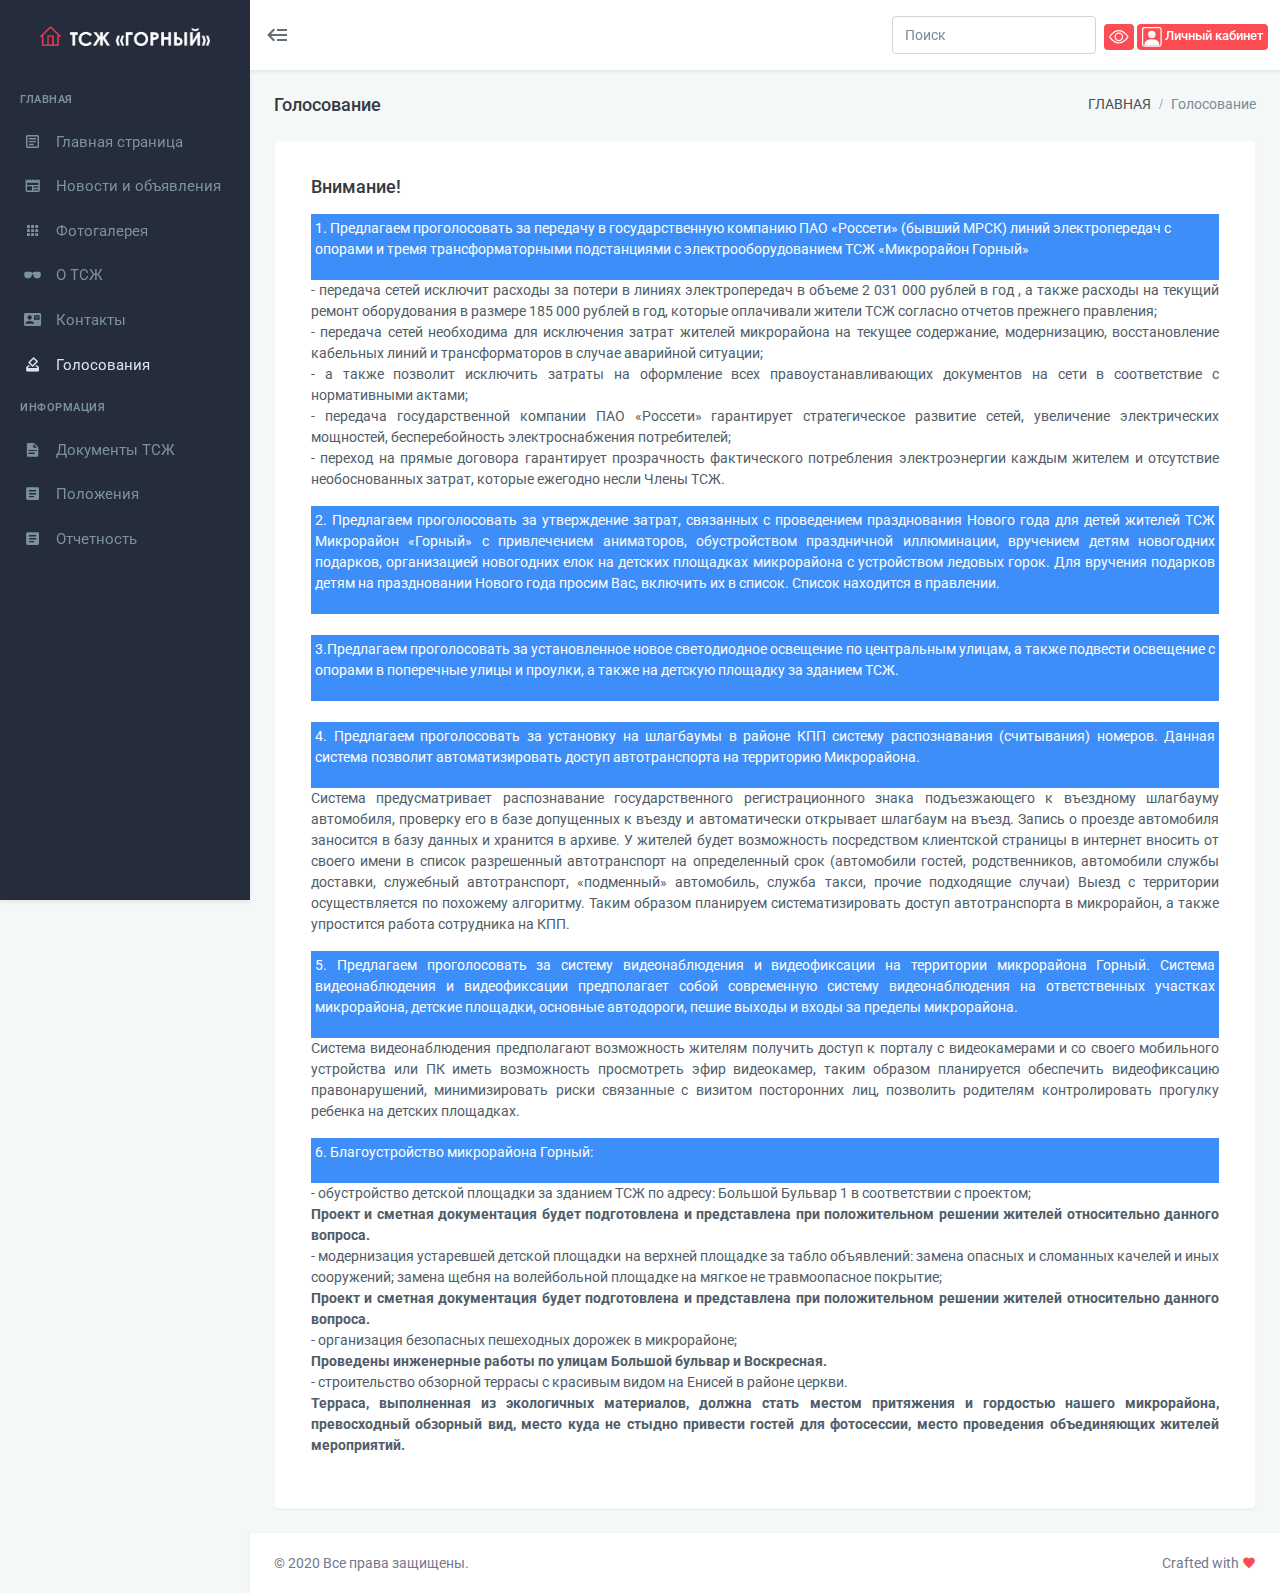
<file: vote.html>
<!doctype html>
<html lang="ru">

<head>
    <meta charset="utf-8" />
    <title>ТСЖ "Микрорайон Горный"</title>
    <meta name="viewport" content="width=device-width, initial-scale=1.0">
   
    <!-- App favicon -->
    <link rel="shortcut icon" href="assets/images/home.ico">

    <!-- Bootstrap Css -->
    <link href="assets/css/bootstrap.min.css" rel="stylesheet" type="text/css" />
    <!-- Icons Css -->
    <link href="assets/css/icons.min.css" rel="stylesheet" type="text/css" />
    <!-- App Css-->
    <link href="assets/css/app.min.css" rel="stylesheet" type="text/css" />

</head>

<body data-sidebar="dark">

    <!-- Begin page -->
    <div id="layout-wrapper">

        <header id="page-topbar">
            <div class="navbar-header">
                <div class="d-flex">
                    <!-- LOGO -->
                    <div class="navbar-brand-box">
                        <a href="index.html" class="logo logo-light">
                            <span class="logo-sm">
                                <img src="assets/images/logo-sm-light.png" alt="" height="22">
                            </span>
                            <span class="logo-lg">
                                <img src="assets/images/logo-light.png" alt="" height="20">
                            </span>
                        </a>
                    </div>

                    <button type="button" class="btn btn-sm px-3 font-size-24 header-item waves-effect" id="vertical-menu-btn">
                        <i class="mdi mdi-backburger"></i>
                    </button>

                </div>

                <div class="d-flex">

                   <div class="d-inline-block">
                        <form class="form-inline my-2 my-lg-0">
                        <input type="text" class="form-control mr-sm-2" placeholder="Поиск">
                            
                        </form>
                    </div>

                    <div class="d-inline-block">
                        <a href="index.html">
                        <h5><span class="badge badge-danger float-right"><svg width="1.5em" height="1.5em" viewBox="0 0 16 16" class="bi bi-eye" fill="currentColor" xmlns="http://www.w3.org/2000/svg">
  <path fill-rule="evenodd" d="M16 8s-3-5.5-8-5.5S0 8 0 8s3 5.5 8 5.5S16 8 16 8zM1.173 8a13.134 13.134 0 0 0 1.66 2.043C4.12 11.332 5.88 12.5 8 12.5c2.12 0 3.879-1.168 5.168-2.457A13.134 13.134 0 0 0 14.828 8a13.133 13.133 0 0 0-1.66-2.043C11.879 4.668 10.119 3.5 8 3.5c-2.12 0-3.879 1.168-5.168 2.457A13.133 13.133 0 0 0 1.172 8z"/>
  <path fill-rule="evenodd" d="M8 5.5a2.5 2.5 0 1 0 0 5 2.5 2.5 0 0 0 0-5zM4.5 8a3.5 3.5 0 1 1 7 0 3.5 3.5 0 0 1-7 0z"/>
</svg></span></h5>
                        </a>
                    </div>

                    <p>&nbsp;</p>

                    <div class="d-inline-block">
                        <a href="index.html">
                        <h5><span class="badge badge-danger float-right"><svg width="1.5em" height="1.5em" viewBox="0 0 16 16" class="bi bi-person-square" fill="currentColor" xmlns="http://www.w3.org/2000/svg">
  <path fill-rule="evenodd" d="M14 1H2a1 1 0 0 0-1 1v12a1 1 0 0 0 1 1h12a1 1 0 0 0 1-1V2a1 1 0 0 0-1-1zM2 0a2 2 0 0 0-2 2v12a2 2 0 0 0 2 2h12a2 2 0 0 0 2-2V2a2 2 0 0 0-2-2H2z"/>
  <path fill-rule="evenodd" d="M2 15v-1c0-1 1-4 6-4s6 3 6 4v1H2zm6-6a3 3 0 1 0 0-6 3 3 0 0 0 0 6z"/>
</svg> Личный кабинет</span></h5>
                        </a>
                    </div>
            
                </div>
            </div>
        </header>

        <!-- ========== Left Sidebar Start ========== -->
        <div class="vertical-menu">

            <div data-simplebar class="h-100">

                <!--- Sidemenu -->
                <div id="sidebar-menu">
                    <!-- Left Menu Start -->
                    <ul class="metismenu list-unstyled" id="side-menu">
                        <li class="menu-title">ГЛАВНАЯ</li>

                        <li>
                            <a href="index.html" class="waves-effect">
                                <i class="mdi mdi-file-document-box-outline"></i>
                                <span>Главная страница</span>
                            </a>
                        </li>

                        <li>
                            <a href="news.html" class=" waves-effect">
                                <i class="mdi mdi-newspaper"></i>
                                <span>Новости и объявления</span>
                            </a>
                        </li>

                        <li>
                            <a href="photogallery.html" class=" waves-effect">
                                <i class="mdi mdi-apps"></i>
                                <span>Фотогалерея</span>
                            </a>
                        </li>

                        <li>
                            <a href="about.html" class=" waves-effect">
                                <i class="mdi mdi-sunglasses"></i>
                                <span>О ТСЖ </span>
                            </a>
                        </li>

                         <li>
                            <a href="contacts.html" class=" waves-effect">
                                <i class="mdi mdi-contact-mail"></i>
                                <span>Контакты</span>
                            </a>
                        </li>

                        <li>
                            <a href="vote.html" class=" waves-effect">
                                <i class="mdi mdi-vote"></i>
                                <span>Голосования</span>
                            </a>
                        </li>

                        <li class="menu-title">ИНФОРМАЦИЯ</li>

                        <li>
                            <a href="documents.html" class=" waves-effect">
                                <i class="mdi mdi-file-document"></i>
                                <span>Документы ТСЖ</span>
                            </a>
                        </li>

                        <li>
                            <a href="regulations.html" class=" waves-effect">
                                <i class="mdi mdi-file-document-box"></i>
                                <span>Положения</span>
                            </a>
                        </li>

                          <li>
                            <a href="reports.html" class=" waves-effect">
                                <i class="mdi mdi-file-document-box"></i>
                                <span>Отчетность</span>
                            </a>
                        </li>

                        

                    </ul>

                </div>
                <!-- Sidebar -->
            </div>
        </div>
        <!-- Left Sidebar End -->

        <!-- ============================================================== -->
        <!-- Start right Content here -->
        <!-- ============================================================== -->
        <div class="main-content">

            <div class="page-content">
                <div class="container-fluid">

                    <!-- start page title -->
                    <div class="row">
                        <div class="col-12">
                            <div class="page-title-box d-flex align-items-center justify-content-between">
                                <h4 class="mb-0 font-size-18">Голосование</h4>

                                <div class="page-title-right">
                                    <ol class="breadcrumb m-0">
                                        <li class="breadcrumb-item"><a href="javascript: void(0);">ГЛАВНАЯ</a></li>
                                        <li class="breadcrumb-item active">Голосование</li>
                                    </ol>
                                </div>

                            </div>
                        </div>
                    </div>
                    <!-- end page title -->

                    <div class="card">
                        <div class="card-body">

                            <div class="p-lg-3">
                                 <h5 class="mt-0 mb-3">Внимание!</h5>
                               <div class="p-lg-1 bg-primary text-white" >
                                        <p>              
                                        1. Предлагаем проголосовать за передачу в государственную компанию
                                        ПАО «Россети» (бывший МРСК) линий электропередач с опорами и тремя
                                        трансформаторными подстанциями с электрооборудованием ТСЖ
                                        «Микрорайон Горный»
                                        </p>
                                </div>
<p class="text-justify">              
                                      - передача сетей исключит расходы за потери в линиях электропередач в объеме 2 031 000 рублей в год , а также расходы на текущий ремонт оборудования в размере 185 000 рублей в год, которые оплачивали жители ТСЖ согласно отчетов прежнего правления;<br>
- передача сетей необходима для исключения затрат жителей микрорайона на текущее содержание, модернизацию, восстановление кабельных линий и трансформаторов в случае аварийной ситуации; <br>
- а также позволит исключить затраты на оформление всех правоустанавливающих документов на сети в соответствие с нормативными актами; <br>
- передача государственной компании ПАО «Россети» гарантирует стратегическое развитие сетей, увеличение электрических мощностей, бесперебойность электроснабжения потребителей;<br>
- переход на прямые договора гарантирует прозрачность фактического потребления электроэнергии каждым жителем и отсутствие необоснованных затрат, которые ежегодно несли Члены ТСЖ.<br>      

                                        </p>

                                             <div class="p-lg-1 bg-primary text-white" >
                                        <p class="text-justify">              
                                       2. Предлагаем проголосовать за утверждение затрат, связанных с проведением празднования Нового года для детей жителей ТСЖ Микрорайон «Горный» с привлечением аниматоров, обустройством праздничной иллюминации, вручением детям новогодних подарков, организацией новогодних елок на детских площадках микрорайона с устройством ледовых горок. Для вручения подарков детям на праздновании Нового года просим Вас, включить их в список. Список
находится в правлении.

                                        </p>
                                </div>
  <p class="m-0">&nbsp;</p>
                                <div class="p-lg-1 bg-primary text-white" >
                                        <p class="text-justify">              
                                      3.Предлагаем проголосовать за установленное новое светодиодное  освещение по центральным улицам, а также подвести освещение с опорами в поперечные улицы и проулки, а также на детскую площадку за зданием ТСЖ.
                                        </p>
                                </div>
<p class="m-0">&nbsp;</p>
                                 <div class="p-lg-1 bg-primary text-white" >
                                        <p class="text-justify">              
                                      4. Предлагаем проголосовать за установку на шлагбаумы в районе КПП систему распознавания (считывания) номеров. Данная система позволит автоматизировать доступ автотранспорта на территорию Микрорайона.
                                        </p>
                                </div>
                                <p class="text-justify">              
                                     Система предусматривает распознавание государственного регистрационного знака подъезжающего к въездному шлагбауму автомобиля, проверку его в базе допущенных к въезду и автоматически открывает шлагбаум на въезд. Запись о проезде автомобиля заносится в базу данных и хранится в архиве. 
У жителей будет возможность посредством клиентской страницы в интернет вносить от своего имени в список разрешенный автотранспорт на определенный срок (автомобили гостей, родственников, автомобили службы доставки, служебный автотранспорт, «подменный» автомобиль, служба такси, прочие подходящие случаи) 
Выезд с территории осуществляется по похожему алгоритму. 
Таким образом планируем систематизировать доступ автотранспорта в микрорайон, а также упростится работа сотрудника на КПП.
                                        </p>

                                 <div class="p-lg-1 bg-primary text-white" >
                                        <p class="text-justify">              
                                      5. Предлагаем проголосовать за систему видеонаблюдения и
видеофиксации на территории микрорайона Горный. 
Система видеонаблюдения и видеофиксации предполагает собой современную систему видеонаблюдения на ответственных участках микрорайона, детские площадки, основные автодороги, пешие выходы и входы за пределы микрорайона.
                                        </p>
                                </div>       
<p class="text-justify">Система видеонаблюдения предполагают возможность жителям получить доступ к порталу с видеокамерами и со своего мобильного устройства или ПК иметь возможность просмотреть эфир видеокамер, таким образом планируется обеспечить видеофиксацию правонарушений, минимизировать риски связанные с визитом посторонних лиц, позволить родителям контролировать прогулку ребенка на детских площадках.</p>

                                <div class="p-lg-1 bg-primary text-white" >
<p class="text-justify">6. Благоустройство микрорайона Горный:</p>
                                </div> 
                                <p class="text-justify">- обустройство детской площадки за зданием ТСЖ по адресу: Большой
Бульвар 1 в соответствии с проектом; <br>
<strong>Проект и сметная документация будет подготовлена и представлена при положительном решении жителей относительно данного вопроса. </strong> <br>
- модернизация устаревшей детской площадки на верхней площадке за табло объявлений: замена опасных и сломанных качелей и иных сооружений; замена щебня на волейбольной площадке на мягкое не травмоопасное покрытие; <br>
<strong>Проект и сметная документация будет подготовлена и представлена при положительном решении жителей относительно данного вопроса.</strong><br>
- организация безопасных пешеходных дорожек в микрорайоне; <br>
<strong>Проведены инженерные работы по улицам Большой бульвар и Воскресная.</strong> <br>
- строительство обзорной террасы с красивым видом на Енисей в районе церкви.<br>
<strong>Терраса, выполненная из экологичных материалов, должна стать местом притяжения и гордостью нашего микрорайона, превосходный обзорный вид, место куда не стыдно привести гостей для фотосессии, место проведения объединяющих жителей мероприятий.</strong>
</p>


                            </div> <!-- end padding-->
                        </div>
                        <!--end card body-->
                    </div> <!-- end card-->


                </div> <!-- container-fluid -->
            </div>
            <!-- End Page-content -->


            <footer class="footer">
                <div class="container-fluid">
                    <div class="row">
                        <div class="col-sm-6">
                        © 2020 Все права защищены.    
                        </div>
                        <div class="col-sm-6">
                            <div class="text-sm-right d-none d-sm-block">
                                Crafted with <i class="mdi mdi-heart text-danger"></i> 
                            </div>
                        </div>
                    </div>
                </div>
            </footer>
        </div>
        <!-- end main content-->

    </div>
    <!-- END layout-wrapper -->

    <!-- JAVASCRIPT -->
    <script src="assets/libs/jquery/jquery.min.js"></script>
    <script src="assets/libs/bootstrap/js/bootstrap.bundle.min.js"></script>
    <script src="assets/libs/metismenu/metisMenu.min.js"></script>
    <script src="assets/libs/simplebar/simplebar.min.js"></script>
    <script src="assets/libs/node-waves/waves.min.js"></script>

    <script src="assets/js/app.js"></script>

</body>

</html>
</file>
<file: assets/css/icons.min.css>
@font-face{font-family:"Material Design Icons";src:url(../fonts/materialdesignicons-webfont.eot?v=4.4.95);src:url(../fonts/materialdesignicons-webfont.eot?#iefix&v=4.4.95) format("embedded-opentype"),url(../fonts/materialdesignicons-webfont.woff2?v=4.4.95) format("woff2"),url(../fonts/materialdesignicons-webfont.woff?v=4.4.95) format("woff"),url(../fonts/materialdesignicons-webfont.ttf?v=4.4.95) format("truetype");font-weight:400;font-style:normal}.mdi-set,.mdi:before{display:inline-block;font:normal normal normal 24px/1 "Material Design Icons";font-size:inherit;text-rendering:auto;line-height:inherit;-webkit-font-smoothing:antialiased;-moz-osx-font-smoothing:grayscale}.mdi-ab-testing::before{content:"\F001C"}.mdi-access-point::before{content:"\F002"}.mdi-access-point-network::before{content:"\F003"}.mdi-access-point-network-off::before{content:"\FBBD"}.mdi-account::before{content:"\F004"}.mdi-account-alert::before{content:"\F005"}.mdi-account-alert-outline::before{content:"\FB2C"}.mdi-account-arrow-left::before{content:"\FB2D"}.mdi-account-arrow-left-outline::before{content:"\FB2E"}.mdi-account-arrow-right::before{content:"\FB2F"}.mdi-account-arrow-right-outline::before{content:"\FB30"}.mdi-account-badge::before{content:"\FD83"}.mdi-account-badge-alert::before{content:"\FD84"}.mdi-account-badge-alert-outline::before{content:"\FD85"}.mdi-account-badge-horizontal::before{content:"\FDF0"}.mdi-account-badge-horizontal-outline::before{content:"\FDF1"}.mdi-account-badge-outline::before{content:"\FD86"}.mdi-account-box::before{content:"\F006"}.mdi-account-box-multiple::before{content:"\F933"}.mdi-account-box-multiple-outline::before{content:"\F002C"}.mdi-account-box-outline::before{content:"\F007"}.mdi-account-card-details::before{content:"\F5D2"}.mdi-account-card-details-outline::before{content:"\FD87"}.mdi-account-cash::before{content:"\F00C2"}.mdi-account-cash-outline::before{content:"\F00C3"}.mdi-account-check::before{content:"\F008"}.mdi-account-check-outline::before{content:"\FBBE"}.mdi-account-child::before{content:"\FA88"}.mdi-account-child-circle::before{content:"\FA89"}.mdi-account-child-outline::before{content:"\F00F3"}.mdi-account-circle::before{content:"\F009"}.mdi-account-circle-outline::before{content:"\FB31"}.mdi-account-clock::before{content:"\FB32"}.mdi-account-clock-outline::before{content:"\FB33"}.mdi-account-convert::before{content:"\F00A"}.mdi-account-details::before{content:"\F631"}.mdi-account-edit::before{content:"\F6BB"}.mdi-account-edit-outline::before{content:"\F001D"}.mdi-account-group::before{content:"\F848"}.mdi-account-group-outline::before{content:"\FB34"}.mdi-account-heart::before{content:"\F898"}.mdi-account-heart-outline::before{content:"\FBBF"}.mdi-account-key::before{content:"\F00B"}.mdi-account-key-outline::before{content:"\FBC0"}.mdi-account-lock::before{content:"\F0189"}.mdi-account-lock-outline::before{content:"\F018A"}.mdi-account-minus::before{content:"\F00D"}.mdi-account-minus-outline::before{content:"\FAEB"}.mdi-account-multiple::before{content:"\F00E"}.mdi-account-multiple-check::before{content:"\F8C4"}.mdi-account-multiple-minus::before{content:"\F5D3"}.mdi-account-multiple-minus-outline::before{content:"\FBC1"}.mdi-account-multiple-outline::before{content:"\F00F"}.mdi-account-multiple-plus::before{content:"\F010"}.mdi-account-multiple-plus-outline::before{content:"\F7FF"}.mdi-account-network::before{content:"\F011"}.mdi-account-network-outline::before{content:"\FBC2"}.mdi-account-off::before{content:"\F012"}.mdi-account-off-outline::before{content:"\FBC3"}.mdi-account-outline::before{content:"\F013"}.mdi-account-plus::before{content:"\F014"}.mdi-account-plus-outline::before{content:"\F800"}.mdi-account-question::before{content:"\FB35"}.mdi-account-question-outline::before{content:"\FB36"}.mdi-account-remove::before{content:"\F015"}.mdi-account-remove-outline::before{content:"\FAEC"}.mdi-account-search::before{content:"\F016"}.mdi-account-search-outline::before{content:"\F934"}.mdi-account-settings::before{content:"\F630"}.mdi-account-settings-outline::before{content:"\F00F4"}.mdi-account-star::before{content:"\F017"}.mdi-account-star-outline::before{content:"\FBC4"}.mdi-account-supervisor::before{content:"\FA8A"}.mdi-account-supervisor-circle::before{content:"\FA8B"}.mdi-account-supervisor-outline::before{content:"\F0158"}.mdi-account-switch::before{content:"\F019"}.mdi-account-tie::before{content:"\FCBF"}.mdi-account-tie-outline::before{content:"\F00F5"}.mdi-accusoft::before{content:"\F849"}.mdi-adchoices::before{content:"\FD1E"}.mdi-adjust::before{content:"\F01A"}.mdi-adobe::before{content:"\F935"}.mdi-adobe-acrobat::before{content:"\FFBD"}.mdi-air-conditioner::before{content:"\F01B"}.mdi-air-filter::before{content:"\FD1F"}.mdi-air-horn::before{content:"\FD88"}.mdi-air-humidifier::before{content:"\F00C4"}.mdi-air-purifier::before{content:"\FD20"}.mdi-airbag::before{content:"\FBC5"}.mdi-airballoon::before{content:"\F01C"}.mdi-airballoon-outline::before{content:"\F002D"}.mdi-airplane::before{content:"\F01D"}.mdi-airplane-landing::before{content:"\F5D4"}.mdi-airplane-off::before{content:"\F01E"}.mdi-airplane-takeoff::before{content:"\F5D5"}.mdi-airplay::before{content:"\F01F"}.mdi-airport::before{content:"\F84A"}.mdi-alarm::before{content:"\F020"}.mdi-alarm-bell::before{content:"\F78D"}.mdi-alarm-check::before{content:"\F021"}.mdi-alarm-light::before{content:"\F78E"}.mdi-alarm-light-outline::before{content:"\FBC6"}.mdi-alarm-multiple::before{content:"\F022"}.mdi-alarm-note::before{content:"\FE8E"}.mdi-alarm-note-off::before{content:"\FE8F"}.mdi-alarm-off::before{content:"\F023"}.mdi-alarm-plus::before{content:"\F024"}.mdi-alarm-snooze::before{content:"\F68D"}.mdi-album::before{content:"\F025"}.mdi-alert::before{content:"\F026"}.mdi-alert-box::before{content:"\F027"}.mdi-alert-box-outline::before{content:"\FCC0"}.mdi-alert-circle::before{content:"\F028"}.mdi-alert-circle-outline::before{content:"\F5D6"}.mdi-alert-decagram::before{content:"\F6BC"}.mdi-alert-decagram-outline::before{content:"\FCC1"}.mdi-alert-octagon::before{content:"\F029"}.mdi-alert-octagon-outline::before{content:"\FCC2"}.mdi-alert-octagram::before{content:"\F766"}.mdi-alert-octagram-outline::before{content:"\FCC3"}.mdi-alert-outline::before{content:"\F02A"}.mdi-alien::before{content:"\F899"}.mdi-alien-outline::before{content:"\F00F6"}.mdi-all-inclusive::before{content:"\F6BD"}.mdi-alpha::before{content:"\F02B"}.mdi-alpha-a::before{content:"\41"}.mdi-alpha-a-box::before{content:"\FAED"}.mdi-alpha-a-box-outline::before{content:"\FBC7"}.mdi-alpha-a-circle::before{content:"\FBC8"}.mdi-alpha-a-circle-outline::before{content:"\FBC9"}.mdi-alpha-b::before{content:"\42"}.mdi-alpha-b-box::before{content:"\FAEE"}.mdi-alpha-b-box-outline::before{content:"\FBCA"}.mdi-alpha-b-circle::before{content:"\FBCB"}.mdi-alpha-b-circle-outline::before{content:"\FBCC"}.mdi-alpha-c::before{content:"\43"}.mdi-alpha-c-box::before{content:"\FAEF"}.mdi-alpha-c-box-outline::before{content:"\FBCD"}.mdi-alpha-c-circle::before{content:"\FBCE"}.mdi-alpha-c-circle-outline::before{content:"\FBCF"}.mdi-alpha-d::before{content:"\44"}.mdi-alpha-d-box::before{content:"\FAF0"}.mdi-alpha-d-box-outline::before{content:"\FBD0"}.mdi-alpha-d-circle::before{content:"\FBD1"}.mdi-alpha-d-circle-outline::before{content:"\FBD2"}.mdi-alpha-e::before{content:"\45"}.mdi-alpha-e-box::before{content:"\FAF1"}.mdi-alpha-e-box-outline::before{content:"\FBD3"}.mdi-alpha-e-circle::before{content:"\FBD4"}.mdi-alpha-e-circle-outline::before{content:"\FBD5"}.mdi-alpha-f::before{content:"\46"}.mdi-alpha-f-box::before{content:"\FAF2"}.mdi-alpha-f-box-outline::before{content:"\FBD6"}.mdi-alpha-f-circle::before{content:"\FBD7"}.mdi-alpha-f-circle-outline::before{content:"\FBD8"}.mdi-alpha-g::before{content:"\47"}.mdi-alpha-g-box::before{content:"\FAF3"}.mdi-alpha-g-box-outline::before{content:"\FBD9"}.mdi-alpha-g-circle::before{content:"\FBDA"}.mdi-alpha-g-circle-outline::before{content:"\FBDB"}.mdi-alpha-h::before{content:"\48"}.mdi-alpha-h-box::before{content:"\FAF4"}.mdi-alpha-h-box-outline::before{content:"\FBDC"}.mdi-alpha-h-circle::before{content:"\FBDD"}.mdi-alpha-h-circle-outline::before{content:"\FBDE"}.mdi-alpha-i::before{content:"\49"}.mdi-alpha-i-box::before{content:"\FAF5"}.mdi-alpha-i-box-outline::before{content:"\FBDF"}.mdi-alpha-i-circle::before{content:"\FBE0"}.mdi-alpha-i-circle-outline::before{content:"\FBE1"}.mdi-alpha-j::before{content:"\4A"}.mdi-alpha-j-box::before{content:"\FAF6"}.mdi-alpha-j-box-outline::before{content:"\FBE2"}.mdi-alpha-j-circle::before{content:"\FBE3"}.mdi-alpha-j-circle-outline::before{content:"\FBE4"}.mdi-alpha-k::before{content:"\4B"}.mdi-alpha-k-box::before{content:"\FAF7"}.mdi-alpha-k-box-outline::before{content:"\FBE5"}.mdi-alpha-k-circle::before{content:"\FBE6"}.mdi-alpha-k-circle-outline::before{content:"\FBE7"}.mdi-alpha-l::before{content:"\4C"}.mdi-alpha-l-box::before{content:"\FAF8"}.mdi-alpha-l-box-outline::before{content:"\FBE8"}.mdi-alpha-l-circle::before{content:"\FBE9"}.mdi-alpha-l-circle-outline::before{content:"\FBEA"}.mdi-alpha-m::before{content:"\4D"}.mdi-alpha-m-box::before{content:"\FAF9"}.mdi-alpha-m-box-outline::before{content:"\FBEB"}.mdi-alpha-m-circle::before{content:"\FBEC"}.mdi-alpha-m-circle-outline::before{content:"\FBED"}.mdi-alpha-n::before{content:"\4E"}.mdi-alpha-n-box::before{content:"\FAFA"}.mdi-alpha-n-box-outline::before{content:"\FBEE"}.mdi-alpha-n-circle::before{content:"\FBEF"}.mdi-alpha-n-circle-outline::before{content:"\FBF0"}.mdi-alpha-o::before{content:"\4F"}.mdi-alpha-o-box::before{content:"\FAFB"}.mdi-alpha-o-box-outline::before{content:"\FBF1"}.mdi-alpha-o-circle::before{content:"\FBF2"}.mdi-alpha-o-circle-outline::before{content:"\FBF3"}.mdi-alpha-p::before{content:"\50"}.mdi-alpha-p-box::before{content:"\FAFC"}.mdi-alpha-p-box-outline::before{content:"\FBF4"}.mdi-alpha-p-circle::before{content:"\FBF5"}.mdi-alpha-p-circle-outline::before{content:"\FBF6"}.mdi-alpha-q::before{content:"\51"}.mdi-alpha-q-box::before{content:"\FAFD"}.mdi-alpha-q-box-outline::before{content:"\FBF7"}.mdi-alpha-q-circle::before{content:"\FBF8"}.mdi-alpha-q-circle-outline::before{content:"\FBF9"}.mdi-alpha-r::before{content:"\52"}.mdi-alpha-r-box::before{content:"\FAFE"}.mdi-alpha-r-box-outline::before{content:"\FBFA"}.mdi-alpha-r-circle::before{content:"\FBFB"}.mdi-alpha-r-circle-outline::before{content:"\FBFC"}.mdi-alpha-s::before{content:"\53"}.mdi-alpha-s-box::before{content:"\FAFF"}.mdi-alpha-s-box-outline::before{content:"\FBFD"}.mdi-alpha-s-circle::before{content:"\FBFE"}.mdi-alpha-s-circle-outline::before{content:"\FBFF"}.mdi-alpha-t::before{content:"\54"}.mdi-alpha-t-box::before{content:"\FB00"}.mdi-alpha-t-box-outline::before{content:"\FC00"}.mdi-alpha-t-circle::before{content:"\FC01"}.mdi-alpha-t-circle-outline::before{content:"\FC02"}.mdi-alpha-u::before{content:"\55"}.mdi-alpha-u-box::before{content:"\FB01"}.mdi-alpha-u-box-outline::before{content:"\FC03"}.mdi-alpha-u-circle::before{content:"\FC04"}.mdi-alpha-u-circle-outline::before{content:"\FC05"}.mdi-alpha-v::before{content:"\56"}.mdi-alpha-v-box::before{content:"\FB02"}.mdi-alpha-v-box-outline::before{content:"\FC06"}.mdi-alpha-v-circle::before{content:"\FC07"}.mdi-alpha-v-circle-outline::before{content:"\FC08"}.mdi-alpha-w::before{content:"\57"}.mdi-alpha-w-box::before{content:"\FB03"}.mdi-alpha-w-box-outline::before{content:"\FC09"}.mdi-alpha-w-circle::before{content:"\FC0A"}.mdi-alpha-w-circle-outline::before{content:"\FC0B"}.mdi-alpha-x::before{content:"\58"}.mdi-alpha-x-box::before{content:"\FB04"}.mdi-alpha-x-box-outline::before{content:"\FC0C"}.mdi-alpha-x-circle::before{content:"\FC0D"}.mdi-alpha-x-circle-outline::before{content:"\FC0E"}.mdi-alpha-y::before{content:"\59"}.mdi-alpha-y-box::before{content:"\FB05"}.mdi-alpha-y-box-outline::before{content:"\FC0F"}.mdi-alpha-y-circle::before{content:"\FC10"}.mdi-alpha-y-circle-outline::before{content:"\FC11"}.mdi-alpha-z::before{content:"\5A"}.mdi-alpha-z-box::before{content:"\FB06"}.mdi-alpha-z-box-outline::before{content:"\FC12"}.mdi-alpha-z-circle::before{content:"\FC13"}.mdi-alpha-z-circle-outline::before{content:"\FC14"}.mdi-alphabetical::before{content:"\F02C"}.mdi-alphabetical-off::before{content:"\F002E"}.mdi-alphabetical-variant::before{content:"\F002F"}.mdi-alphabetical-variant-off::before{content:"\F0030"}.mdi-altimeter::before{content:"\F5D7"}.mdi-amazon::before{content:"\F02D"}.mdi-amazon-alexa::before{content:"\F8C5"}.mdi-amazon-drive::before{content:"\F02E"}.mdi-ambulance::before{content:"\F02F"}.mdi-ammunition::before{content:"\FCC4"}.mdi-ampersand::before{content:"\FA8C"}.mdi-amplifier::before{content:"\F030"}.mdi-anchor::before{content:"\F031"}.mdi-android::before{content:"\F032"}.mdi-android-auto::before{content:"\FA8D"}.mdi-android-debug-bridge::before{content:"\F033"}.mdi-android-head::before{content:"\F78F"}.mdi-android-messages::before{content:"\FD21"}.mdi-android-studio::before{content:"\F034"}.mdi-angle-acute::before{content:"\F936"}.mdi-angle-obtuse::before{content:"\F937"}.mdi-angle-right::before{content:"\F938"}.mdi-angular::before{content:"\F6B1"}.mdi-angularjs::before{content:"\F6BE"}.mdi-animation::before{content:"\F5D8"}.mdi-animation-outline::before{content:"\FA8E"}.mdi-animation-play::before{content:"\F939"}.mdi-animation-play-outline::before{content:"\FA8F"}.mdi-ansible::before{content:"\F00C5"}.mdi-antenna::before{content:"\F0144"}.mdi-anvil::before{content:"\F89A"}.mdi-apache-kafka::before{content:"\F0031"}.mdi-api::before{content:"\F00C6"}.mdi-apple::before{content:"\F035"}.mdi-apple-finder::before{content:"\F036"}.mdi-apple-icloud::before{content:"\F038"}.mdi-apple-ios::before{content:"\F037"}.mdi-apple-keyboard-caps::before{content:"\F632"}.mdi-apple-keyboard-command::before{content:"\F633"}.mdi-apple-keyboard-control::before{content:"\F634"}.mdi-apple-keyboard-option::before{content:"\F635"}.mdi-apple-keyboard-shift::before{content:"\F636"}.mdi-apple-safari::before{content:"\F039"}.mdi-application::before{content:"\F614"}.mdi-application-export::before{content:"\FD89"}.mdi-application-import::before{content:"\FD8A"}.mdi-approximately-equal::before{content:"\FFBE"}.mdi-approximately-equal-box::before{content:"\FFBF"}.mdi-apps::before{content:"\F03B"}.mdi-apps-box::before{content:"\FD22"}.mdi-arch::before{content:"\F8C6"}.mdi-archive::before{content:"\F03C"}.mdi-arm-flex::before{content:"\F008F"}.mdi-arm-flex-outline::before{content:"\F0090"}.mdi-arrange-bring-forward::before{content:"\F03D"}.mdi-arrange-bring-to-front::before{content:"\F03E"}.mdi-arrange-send-backward::before{content:"\F03F"}.mdi-arrange-send-to-back::before{content:"\F040"}.mdi-arrow-all::before{content:"\F041"}.mdi-arrow-bottom-left::before{content:"\F042"}.mdi-arrow-bottom-left-bold-outline::before{content:"\F9B6"}.mdi-arrow-bottom-left-thick::before{content:"\F9B7"}.mdi-arrow-bottom-right::before{content:"\F043"}.mdi-arrow-bottom-right-bold-outline::before{content:"\F9B8"}.mdi-arrow-bottom-right-thick::before{content:"\F9B9"}.mdi-arrow-collapse::before{content:"\F615"}.mdi-arrow-collapse-all::before{content:"\F044"}.mdi-arrow-collapse-down::before{content:"\F791"}.mdi-arrow-collapse-horizontal::before{content:"\F84B"}.mdi-arrow-collapse-left::before{content:"\F792"}.mdi-arrow-collapse-right::before{content:"\F793"}.mdi-arrow-collapse-up::before{content:"\F794"}.mdi-arrow-collapse-vertical::before{content:"\F84C"}.mdi-arrow-decision::before{content:"\F9BA"}.mdi-arrow-decision-auto::before{content:"\F9BB"}.mdi-arrow-decision-auto-outline::before{content:"\F9BC"}.mdi-arrow-decision-outline::before{content:"\F9BD"}.mdi-arrow-down::before{content:"\F045"}.mdi-arrow-down-bold::before{content:"\F72D"}.mdi-arrow-down-bold-box::before{content:"\F72E"}.mdi-arrow-down-bold-box-outline::before{content:"\F72F"}.mdi-arrow-down-bold-circle::before{content:"\F047"}.mdi-arrow-down-bold-circle-outline::before{content:"\F048"}.mdi-arrow-down-bold-hexagon-outline::before{content:"\F049"}.mdi-arrow-down-bold-outline::before{content:"\F9BE"}.mdi-arrow-down-box::before{content:"\F6BF"}.mdi-arrow-down-circle::before{content:"\FCB7"}.mdi-arrow-down-circle-outline::before{content:"\FCB8"}.mdi-arrow-down-drop-circle::before{content:"\F04A"}.mdi-arrow-down-drop-circle-outline::before{content:"\F04B"}.mdi-arrow-down-thick::before{content:"\F046"}.mdi-arrow-expand::before{content:"\F616"}.mdi-arrow-expand-all::before{content:"\F04C"}.mdi-arrow-expand-down::before{content:"\F795"}.mdi-arrow-expand-horizontal::before{content:"\F84D"}.mdi-arrow-expand-left::before{content:"\F796"}.mdi-arrow-expand-right::before{content:"\F797"}.mdi-arrow-expand-up::before{content:"\F798"}.mdi-arrow-expand-vertical::before{content:"\F84E"}.mdi-arrow-horizontal-lock::before{content:"\F0186"}.mdi-arrow-left::before{content:"\F04D"}.mdi-arrow-left-bold::before{content:"\F730"}.mdi-arrow-left-bold-box::before{content:"\F731"}.mdi-arrow-left-bold-box-outline::before{content:"\F732"}.mdi-arrow-left-bold-circle::before{content:"\F04F"}.mdi-arrow-left-bold-circle-outline::before{content:"\F050"}.mdi-arrow-left-bold-hexagon-outline::before{content:"\F051"}.mdi-arrow-left-bold-outline::before{content:"\F9BF"}.mdi-arrow-left-box::before{content:"\F6C0"}.mdi-arrow-left-circle::before{content:"\FCB9"}.mdi-arrow-left-circle-outline::before{content:"\FCBA"}.mdi-arrow-left-drop-circle::before{content:"\F052"}.mdi-arrow-left-drop-circle-outline::before{content:"\F053"}.mdi-arrow-left-right::before{content:"\FE90"}.mdi-arrow-left-right-bold::before{content:"\FE91"}.mdi-arrow-left-right-bold-outline::before{content:"\F9C0"}.mdi-arrow-left-thick::before{content:"\F04E"}.mdi-arrow-right::before{content:"\F054"}.mdi-arrow-right-bold::before{content:"\F733"}.mdi-arrow-right-bold-box::before{content:"\F734"}.mdi-arrow-right-bold-box-outline::before{content:"\F735"}.mdi-arrow-right-bold-circle::before{content:"\F056"}.mdi-arrow-right-bold-circle-outline::before{content:"\F057"}.mdi-arrow-right-bold-hexagon-outline::before{content:"\F058"}.mdi-arrow-right-bold-outline::before{content:"\F9C1"}.mdi-arrow-right-box::before{content:"\F6C1"}.mdi-arrow-right-circle::before{content:"\FCBB"}.mdi-arrow-right-circle-outline::before{content:"\FCBC"}.mdi-arrow-right-drop-circle::before{content:"\F059"}.mdi-arrow-right-drop-circle-outline::before{content:"\F05A"}.mdi-arrow-right-thick::before{content:"\F055"}.mdi-arrow-split-horizontal::before{content:"\F93A"}.mdi-arrow-split-vertical::before{content:"\F93B"}.mdi-arrow-top-left::before{content:"\F05B"}.mdi-arrow-top-left-bold-outline::before{content:"\F9C2"}.mdi-arrow-top-left-bottom-right::before{content:"\FE92"}.mdi-arrow-top-left-bottom-right-bold::before{content:"\FE93"}.mdi-arrow-top-left-thick::before{content:"\F9C3"}.mdi-arrow-top-right::before{content:"\F05C"}.mdi-arrow-top-right-bold-outline::before{content:"\F9C4"}.mdi-arrow-top-right-bottom-left::before{content:"\FE94"}.mdi-arrow-top-right-bottom-left-bold::before{content:"\FE95"}.mdi-arrow-top-right-thick::before{content:"\F9C5"}.mdi-arrow-up::before{content:"\F05D"}.mdi-arrow-up-bold::before{content:"\F736"}.mdi-arrow-up-bold-box::before{content:"\F737"}.mdi-arrow-up-bold-box-outline::before{content:"\F738"}.mdi-arrow-up-bold-circle::before{content:"\F05F"}.mdi-arrow-up-bold-circle-outline::before{content:"\F060"}.mdi-arrow-up-bold-hexagon-outline::before{content:"\F061"}.mdi-arrow-up-bold-outline::before{content:"\F9C6"}.mdi-arrow-up-box::before{content:"\F6C2"}.mdi-arrow-up-circle::before{content:"\FCBD"}.mdi-arrow-up-circle-outline::before{content:"\FCBE"}.mdi-arrow-up-down::before{content:"\FE96"}.mdi-arrow-up-down-bold::before{content:"\FE97"}.mdi-arrow-up-down-bold-outline::before{content:"\F9C7"}.mdi-arrow-up-drop-circle::before{content:"\F062"}.mdi-arrow-up-drop-circle-outline::before{content:"\F063"}.mdi-arrow-up-thick::before{content:"\F05E"}.mdi-arrow-vertical-lock::before{content:"\F0187"}.mdi-artist::before{content:"\F802"}.mdi-artist-outline::before{content:"\FCC5"}.mdi-artstation::before{content:"\FB37"}.mdi-aspect-ratio::before{content:"\FA23"}.mdi-assistant::before{content:"\F064"}.mdi-asterisk::before{content:"\F6C3"}.mdi-at::before{content:"\F065"}.mdi-atlassian::before{content:"\F803"}.mdi-atm::before{content:"\FD23"}.mdi-atom::before{content:"\F767"}.mdi-atom-variant::before{content:"\FE98"}.mdi-attachment::before{content:"\F066"}.mdi-audio-video::before{content:"\F93C"}.mdi-audiobook::before{content:"\F067"}.mdi-augmented-reality::before{content:"\F84F"}.mdi-auto-fix::before{content:"\F068"}.mdi-auto-upload::before{content:"\F069"}.mdi-autorenew::before{content:"\F06A"}.mdi-av-timer::before{content:"\F06B"}.mdi-aws::before{content:"\FDF2"}.mdi-axe::before{content:"\F8C7"}.mdi-axis::before{content:"\FD24"}.mdi-axis-arrow::before{content:"\FD25"}.mdi-axis-arrow-lock::before{content:"\FD26"}.mdi-axis-lock::before{content:"\FD27"}.mdi-axis-x-arrow::before{content:"\FD28"}.mdi-axis-x-arrow-lock::before{content:"\FD29"}.mdi-axis-x-rotate-clockwise::before{content:"\FD2A"}.mdi-axis-x-rotate-counterclockwise::before{content:"\FD2B"}.mdi-axis-x-y-arrow-lock::before{content:"\FD2C"}.mdi-axis-y-arrow::before{content:"\FD2D"}.mdi-axis-y-arrow-lock::before{content:"\FD2E"}.mdi-axis-y-rotate-clockwise::before{content:"\FD2F"}.mdi-axis-y-rotate-counterclockwise::before{content:"\FD30"}.mdi-axis-z-arrow::before{content:"\FD31"}.mdi-axis-z-arrow-lock::before{content:"\FD32"}.mdi-axis-z-rotate-clockwise::before{content:"\FD33"}.mdi-axis-z-rotate-counterclockwise::before{content:"\FD34"}.mdi-azure::before{content:"\F804"}.mdi-azure-devops::before{content:"\F0091"}.mdi-babel::before{content:"\FA24"}.mdi-baby::before{content:"\F06C"}.mdi-baby-bottle::before{content:"\FF56"}.mdi-baby-bottle-outline::before{content:"\FF57"}.mdi-baby-carriage::before{content:"\F68E"}.mdi-baby-carriage-off::before{content:"\FFC0"}.mdi-baby-face::before{content:"\FE99"}.mdi-baby-face-outline::before{content:"\FE9A"}.mdi-backburger::before{content:"\F06D"}.mdi-backspace::before{content:"\F06E"}.mdi-backspace-outline::before{content:"\FB38"}.mdi-backspace-reverse::before{content:"\FE9B"}.mdi-backspace-reverse-outline::before{content:"\FE9C"}.mdi-backup-restore::before{content:"\F06F"}.mdi-bacteria::before{content:"\FEF2"}.mdi-bacteria-outline::before{content:"\FEF3"}.mdi-badminton::before{content:"\F850"}.mdi-bag-carry-on::before{content:"\FF58"}.mdi-bag-carry-on-check::before{content:"\FD41"}.mdi-bag-carry-on-off::before{content:"\FF59"}.mdi-bag-checked::before{content:"\FF5A"}.mdi-bag-personal::before{content:"\FDF3"}.mdi-bag-personal-off::before{content:"\FDF4"}.mdi-bag-personal-off-outline::before{content:"\FDF5"}.mdi-bag-personal-outline::before{content:"\FDF6"}.mdi-baguette::before{content:"\FF5B"}.mdi-balloon::before{content:"\FA25"}.mdi-ballot::before{content:"\F9C8"}.mdi-ballot-outline::before{content:"\F9C9"}.mdi-ballot-recount::before{content:"\FC15"}.mdi-ballot-recount-outline::before{content:"\FC16"}.mdi-bandage::before{content:"\FD8B"}.mdi-bandcamp::before{content:"\F674"}.mdi-bank::before{content:"\F070"}.mdi-bank-minus::before{content:"\FD8C"}.mdi-bank-outline::before{content:"\FE9D"}.mdi-bank-plus::before{content:"\FD8D"}.mdi-bank-remove::before{content:"\FD8E"}.mdi-bank-transfer::before{content:"\FA26"}.mdi-bank-transfer-in::before{content:"\FA27"}.mdi-bank-transfer-out::before{content:"\FA28"}.mdi-barcode::before{content:"\F071"}.mdi-barcode-scan::before{content:"\F072"}.mdi-barley::before{content:"\F073"}.mdi-barley-off::before{content:"\FB39"}.mdi-barn::before{content:"\FB3A"}.mdi-barrel::before{content:"\F074"}.mdi-baseball::before{content:"\F851"}.mdi-baseball-bat::before{content:"\F852"}.mdi-basecamp::before{content:"\F075"}.mdi-bash::before{content:"\F01AE"}.mdi-basket::before{content:"\F076"}.mdi-basket-fill::before{content:"\F077"}.mdi-basket-outline::before{content:"\F01AC"}.mdi-basket-unfill::before{content:"\F078"}.mdi-basketball::before{content:"\F805"}.mdi-basketball-hoop::before{content:"\FC17"}.mdi-basketball-hoop-outline::before{content:"\FC18"}.mdi-bat::before{content:"\FB3B"}.mdi-battery::before{content:"\F079"}.mdi-battery-10::before{content:"\F07A"}.mdi-battery-10-bluetooth::before{content:"\F93D"}.mdi-battery-20::before{content:"\F07B"}.mdi-battery-20-bluetooth::before{content:"\F93E"}.mdi-battery-30::before{content:"\F07C"}.mdi-battery-30-bluetooth::before{content:"\F93F"}.mdi-battery-40::before{content:"\F07D"}.mdi-battery-40-bluetooth::before{content:"\F940"}.mdi-battery-50::before{content:"\F07E"}.mdi-battery-50-bluetooth::before{content:"\F941"}.mdi-battery-60::before{content:"\F07F"}.mdi-battery-60-bluetooth::before{content:"\F942"}.mdi-battery-70::before{content:"\F080"}.mdi-battery-70-bluetooth::before{content:"\F943"}.mdi-battery-80::before{content:"\F081"}.mdi-battery-80-bluetooth::before{content:"\F944"}.mdi-battery-90::before{content:"\F082"}.mdi-battery-90-bluetooth::before{content:"\F945"}.mdi-battery-alert::before{content:"\F083"}.mdi-battery-alert-bluetooth::before{content:"\F946"}.mdi-battery-alert-variant::before{content:"\F00F7"}.mdi-battery-alert-variant-outline::before{content:"\F00F8"}.mdi-battery-bluetooth::before{content:"\F947"}.mdi-battery-bluetooth-variant::before{content:"\F948"}.mdi-battery-charging::before{content:"\F084"}.mdi-battery-charging-10::before{content:"\F89B"}.mdi-battery-charging-100::before{content:"\F085"}.mdi-battery-charging-20::before{content:"\F086"}.mdi-battery-charging-30::before{content:"\F087"}.mdi-battery-charging-40::before{content:"\F088"}.mdi-battery-charging-50::before{content:"\F89C"}.mdi-battery-charging-60::before{content:"\F089"}.mdi-battery-charging-70::before{content:"\F89D"}.mdi-battery-charging-80::before{content:"\F08A"}.mdi-battery-charging-90::before{content:"\F08B"}.mdi-battery-charging-outline::before{content:"\F89E"}.mdi-battery-charging-wireless::before{content:"\F806"}.mdi-battery-charging-wireless-10::before{content:"\F807"}.mdi-battery-charging-wireless-20::before{content:"\F808"}.mdi-battery-charging-wireless-30::before{content:"\F809"}.mdi-battery-charging-wireless-40::before{content:"\F80A"}.mdi-battery-charging-wireless-50::before{content:"\F80B"}.mdi-battery-charging-wireless-60::before{content:"\F80C"}.mdi-battery-charging-wireless-70::before{content:"\F80D"}.mdi-battery-charging-wireless-80::before{content:"\F80E"}.mdi-battery-charging-wireless-90::before{content:"\F80F"}.mdi-battery-charging-wireless-alert::before{content:"\F810"}.mdi-battery-charging-wireless-outline::before{content:"\F811"}.mdi-battery-minus::before{content:"\F08C"}.mdi-battery-negative::before{content:"\F08D"}.mdi-battery-outline::before{content:"\F08E"}.mdi-battery-plus::before{content:"\F08F"}.mdi-battery-positive::before{content:"\F090"}.mdi-battery-unknown::before{content:"\F091"}.mdi-battery-unknown-bluetooth::before{content:"\F949"}.mdi-battlenet::before{content:"\FB3C"}.mdi-beach::before{content:"\F092"}.mdi-beaker::before{content:"\FCC6"}.mdi-beaker-outline::before{content:"\F68F"}.mdi-beats::before{content:"\F097"}.mdi-bed-double::before{content:"\F0092"}.mdi-bed-double-outline::before{content:"\F0093"}.mdi-bed-empty::before{content:"\F89F"}.mdi-bed-king::before{content:"\F0094"}.mdi-bed-king-outline::before{content:"\F0095"}.mdi-bed-queen::before{content:"\F0096"}.mdi-bed-queen-outline::before{content:"\F0097"}.mdi-bed-single::before{content:"\F0098"}.mdi-bed-single-outline::before{content:"\F0099"}.mdi-bee::before{content:"\FFC1"}.mdi-bee-flower::before{content:"\FFC2"}.mdi-beehive-outline::before{content:"\F00F9"}.mdi-beer::before{content:"\F098"}.mdi-behance::before{content:"\F099"}.mdi-bell::before{content:"\F09A"}.mdi-bell-alert::before{content:"\FD35"}.mdi-bell-alert-outline::before{content:"\FE9E"}.mdi-bell-circle::before{content:"\FD36"}.mdi-bell-circle-outline::before{content:"\FD37"}.mdi-bell-off::before{content:"\F09B"}.mdi-bell-off-outline::before{content:"\FA90"}.mdi-bell-outline::before{content:"\F09C"}.mdi-bell-plus::before{content:"\F09D"}.mdi-bell-plus-outline::before{content:"\FA91"}.mdi-bell-ring::before{content:"\F09E"}.mdi-bell-ring-outline::before{content:"\F09F"}.mdi-bell-sleep::before{content:"\F0A0"}.mdi-bell-sleep-outline::before{content:"\FA92"}.mdi-beta::before{content:"\F0A1"}.mdi-betamax::before{content:"\F9CA"}.mdi-biathlon::before{content:"\FDF7"}.mdi-bible::before{content:"\F0A2"}.mdi-bicycle::before{content:"\F00C7"}.mdi-bike::before{content:"\F0A3"}.mdi-bike-fast::before{content:"\F014A"}.mdi-billboard::before{content:"\F0032"}.mdi-billiards::before{content:"\FB3D"}.mdi-billiards-rack::before{content:"\FB3E"}.mdi-bing::before{content:"\F0A4"}.mdi-binoculars::before{content:"\F0A5"}.mdi-bio::before{content:"\F0A6"}.mdi-biohazard::before{content:"\F0A7"}.mdi-bitbucket::before{content:"\F0A8"}.mdi-bitcoin::before{content:"\F812"}.mdi-black-mesa::before{content:"\F0A9"}.mdi-blackberry::before{content:"\F0AA"}.mdi-blender::before{content:"\FCC7"}.mdi-blender-software::before{content:"\F0AB"}.mdi-blinds::before{content:"\F0AC"}.mdi-blinds-open::before{content:"\F0033"}.mdi-block-helper::before{content:"\F0AD"}.mdi-blogger::before{content:"\F0AE"}.mdi-blood-bag::before{content:"\FCC8"}.mdi-bluetooth::before{content:"\F0AF"}.mdi-bluetooth-audio::before{content:"\F0B0"}.mdi-bluetooth-connect::before{content:"\F0B1"}.mdi-bluetooth-off::before{content:"\F0B2"}.mdi-bluetooth-settings::before{content:"\F0B3"}.mdi-bluetooth-transfer::before{content:"\F0B4"}.mdi-blur::before{content:"\F0B5"}.mdi-blur-linear::before{content:"\F0B6"}.mdi-blur-off::before{content:"\F0B7"}.mdi-blur-radial::before{content:"\F0B8"}.mdi-bolnisi-cross::before{content:"\FCC9"}.mdi-bolt::before{content:"\FD8F"}.mdi-bomb::before{content:"\F690"}.mdi-bomb-off::before{content:"\F6C4"}.mdi-bone::before{content:"\F0B9"}.mdi-book::before{content:"\F0BA"}.mdi-book-information-variant::before{content:"\F009A"}.mdi-book-lock::before{content:"\F799"}.mdi-book-lock-open::before{content:"\F79A"}.mdi-book-minus::before{content:"\F5D9"}.mdi-book-minus-multiple::before{content:"\FA93"}.mdi-book-multiple::before{content:"\F0BB"}.mdi-book-open::before{content:"\F0BD"}.mdi-book-open-outline::before{content:"\FB3F"}.mdi-book-open-page-variant::before{content:"\F5DA"}.mdi-book-open-variant::before{content:"\F0BE"}.mdi-book-outline::before{content:"\FB40"}.mdi-book-play::before{content:"\FE9F"}.mdi-book-play-outline::before{content:"\FEA0"}.mdi-book-plus::before{content:"\F5DB"}.mdi-book-plus-multiple::before{content:"\FA94"}.mdi-book-remove::before{content:"\FA96"}.mdi-book-remove-multiple::before{content:"\FA95"}.mdi-book-search::before{content:"\FEA1"}.mdi-book-search-outline::before{content:"\FEA2"}.mdi-book-variant::before{content:"\F0BF"}.mdi-book-variant-multiple::before{content:"\F0BC"}.mdi-bookmark::before{content:"\F0C0"}.mdi-bookmark-check::before{content:"\F0C1"}.mdi-bookmark-minus::before{content:"\F9CB"}.mdi-bookmark-minus-outline::before{content:"\F9CC"}.mdi-bookmark-multiple::before{content:"\FDF8"}.mdi-bookmark-multiple-outline::before{content:"\FDF9"}.mdi-bookmark-music::before{content:"\F0C2"}.mdi-bookmark-off::before{content:"\F9CD"}.mdi-bookmark-off-outline::before{content:"\F9CE"}.mdi-bookmark-outline::before{content:"\F0C3"}.mdi-bookmark-plus::before{content:"\F0C5"}.mdi-bookmark-plus-outline::before{content:"\F0C4"}.mdi-bookmark-remove::before{content:"\F0C6"}.mdi-boom-gate::before{content:"\FEA3"}.mdi-boom-gate-alert::before{content:"\FEA4"}.mdi-boom-gate-alert-outline::before{content:"\FEA5"}.mdi-boom-gate-down::before{content:"\FEA6"}.mdi-boom-gate-down-outline::before{content:"\FEA7"}.mdi-boom-gate-outline::before{content:"\FEA8"}.mdi-boom-gate-up::before{content:"\FEA9"}.mdi-boom-gate-up-outline::before{content:"\FEAA"}.mdi-boombox::before{content:"\F5DC"}.mdi-boomerang::before{content:"\F00FA"}.mdi-bootstrap::before{content:"\F6C5"}.mdi-border-all::before{content:"\F0C7"}.mdi-border-all-variant::before{content:"\F8A0"}.mdi-border-bottom::before{content:"\F0C8"}.mdi-border-bottom-variant::before{content:"\F8A1"}.mdi-border-color::before{content:"\F0C9"}.mdi-border-horizontal::before{content:"\F0CA"}.mdi-border-inside::before{content:"\F0CB"}.mdi-border-left::before{content:"\F0CC"}.mdi-border-left-variant::before{content:"\F8A2"}.mdi-border-none::before{content:"\F0CD"}.mdi-border-none-variant::before{content:"\F8A3"}.mdi-border-outside::before{content:"\F0CE"}.mdi-border-right::before{content:"\F0CF"}.mdi-border-right-variant::before{content:"\F8A4"}.mdi-border-style::before{content:"\F0D0"}.mdi-border-top::before{content:"\F0D1"}.mdi-border-top-variant::before{content:"\F8A5"}.mdi-border-vertical::before{content:"\F0D2"}.mdi-bottle-soda::before{content:"\F009B"}.mdi-bottle-soda-classic::before{content:"\F009C"}.mdi-bottle-soda-outline::before{content:"\F009D"}.mdi-bottle-tonic::before{content:"\F0159"}.mdi-bottle-tonic-outline::before{content:"\F015A"}.mdi-bottle-tonic-plus::before{content:"\F015B"}.mdi-bottle-tonic-plus-outline::before{content:"\F015C"}.mdi-bottle-tonic-skull::before{content:"\F015D"}.mdi-bottle-tonic-skull-outline::before{content:"\F015E"}.mdi-bottle-wine::before{content:"\F853"}.mdi-bow-tie::before{content:"\F677"}.mdi-bowl::before{content:"\F617"}.mdi-bowling::before{content:"\F0D3"}.mdi-box::before{content:"\F0D4"}.mdi-box-cutter::before{content:"\F0D5"}.mdi-box-shadow::before{content:"\F637"}.mdi-boxing-glove::before{content:"\FB41"}.mdi-braille::before{content:"\F9CF"}.mdi-brain::before{content:"\F9D0"}.mdi-bread-slice::before{content:"\FCCA"}.mdi-bread-slice-outline::before{content:"\FCCB"}.mdi-bridge::before{content:"\F618"}.mdi-briefcase::before{content:"\F0D6"}.mdi-briefcase-account::before{content:"\FCCC"}.mdi-briefcase-account-outline::before{content:"\FCCD"}.mdi-briefcase-check::before{content:"\F0D7"}.mdi-briefcase-clock::before{content:"\F00FB"}.mdi-briefcase-clock-outline::before{content:"\F00FC"}.mdi-briefcase-download::before{content:"\F0D8"}.mdi-briefcase-download-outline::before{content:"\FC19"}.mdi-briefcase-edit::before{content:"\FA97"}.mdi-briefcase-edit-outline::before{content:"\FC1A"}.mdi-briefcase-minus::before{content:"\FA29"}.mdi-briefcase-minus-outline::before{content:"\FC1B"}.mdi-briefcase-outline::before{content:"\F813"}.mdi-briefcase-plus::before{content:"\FA2A"}.mdi-briefcase-plus-outline::before{content:"\FC1C"}.mdi-briefcase-remove::before{content:"\FA2B"}.mdi-briefcase-remove-outline::before{content:"\FC1D"}.mdi-briefcase-search::before{content:"\FA2C"}.mdi-briefcase-search-outline::before{content:"\FC1E"}.mdi-briefcase-upload::before{content:"\F0D9"}.mdi-briefcase-upload-outline::before{content:"\FC1F"}.mdi-brightness-1::before{content:"\F0DA"}.mdi-brightness-2::before{content:"\F0DB"}.mdi-brightness-3::before{content:"\F0DC"}.mdi-brightness-4::before{content:"\F0DD"}.mdi-brightness-5::before{content:"\F0DE"}.mdi-brightness-6::before{content:"\F0DF"}.mdi-brightness-7::before{content:"\F0E0"}.mdi-brightness-auto::before{content:"\F0E1"}.mdi-brightness-percent::before{content:"\FCCE"}.mdi-broom::before{content:"\F0E2"}.mdi-brush::before{content:"\F0E3"}.mdi-buddhism::before{content:"\F94A"}.mdi-buffer::before{content:"\F619"}.mdi-bug::before{content:"\F0E4"}.mdi-bug-check::before{content:"\FA2D"}.mdi-bug-check-outline::before{content:"\FA2E"}.mdi-bug-outline::before{content:"\FA2F"}.mdi-bugle::before{content:"\FD90"}.mdi-bulldozer::before{content:"\FB07"}.mdi-bullet::before{content:"\FCCF"}.mdi-bulletin-board::before{content:"\F0E5"}.mdi-bullhorn::before{content:"\F0E6"}.mdi-bullhorn-outline::before{content:"\FB08"}.mdi-bullseye::before{content:"\F5DD"}.mdi-bullseye-arrow::before{content:"\F8C8"}.mdi-bus::before{content:"\F0E7"}.mdi-bus-alert::before{content:"\FA98"}.mdi-bus-articulated-end::before{content:"\F79B"}.mdi-bus-articulated-front::before{content:"\F79C"}.mdi-bus-clock::before{content:"\F8C9"}.mdi-bus-double-decker::before{content:"\F79D"}.mdi-bus-multiple::before{content:"\FF5C"}.mdi-bus-school::before{content:"\F79E"}.mdi-bus-side::before{content:"\F79F"}.mdi-bus-stop::before{content:"\F0034"}.mdi-bus-stop-covered::before{content:"\F0035"}.mdi-bus-stop-uncovered::before{content:"\F0036"}.mdi-cached::before{content:"\F0E8"}.mdi-cactus::before{content:"\FD91"}.mdi-cake::before{content:"\F0E9"}.mdi-cake-layered::before{content:"\F0EA"}.mdi-cake-variant::before{content:"\F0EB"}.mdi-calculator::before{content:"\F0EC"}.mdi-calculator-variant::before{content:"\FA99"}.mdi-calendar::before{content:"\F0ED"}.mdi-calendar-account::before{content:"\FEF4"}.mdi-calendar-account-outline::before{content:"\FEF5"}.mdi-calendar-alert::before{content:"\FA30"}.mdi-calendar-arrow-left::before{content:"\F015F"}.mdi-calendar-arrow-right::before{content:"\F0160"}.mdi-calendar-blank::before{content:"\F0EE"}.mdi-calendar-blank-multiple::before{content:"\F009E"}.mdi-calendar-blank-outline::before{content:"\FB42"}.mdi-calendar-check::before{content:"\F0EF"}.mdi-calendar-check-outline::before{content:"\FC20"}.mdi-calendar-clock::before{content:"\F0F0"}.mdi-calendar-edit::before{content:"\F8A6"}.mdi-calendar-export::before{content:"\FB09"}.mdi-calendar-heart::before{content:"\F9D1"}.mdi-calendar-import::before{content:"\FB0A"}.mdi-calendar-minus::before{content:"\FD38"}.mdi-calendar-month::before{content:"\FDFA"}.mdi-calendar-month-outline::before{content:"\FDFB"}.mdi-calendar-multiple::before{content:"\F0F1"}.mdi-calendar-multiple-check::before{content:"\F0F2"}.mdi-calendar-multiselect::before{content:"\FA31"}.mdi-calendar-outline::before{content:"\FB43"}.mdi-calendar-plus::before{content:"\F0F3"}.mdi-calendar-question::before{content:"\F691"}.mdi-calendar-range::before{content:"\F678"}.mdi-calendar-range-outline::before{content:"\FB44"}.mdi-calendar-remove::before{content:"\F0F4"}.mdi-calendar-remove-outline::before{content:"\FC21"}.mdi-calendar-repeat::before{content:"\FEAB"}.mdi-calendar-repeat-outline::before{content:"\FEAC"}.mdi-calendar-search::before{content:"\F94B"}.mdi-calendar-star::before{content:"\F9D2"}.mdi-calendar-text::before{content:"\F0F5"}.mdi-calendar-text-outline::before{content:"\FC22"}.mdi-calendar-today::before{content:"\F0F6"}.mdi-calendar-week::before{content:"\FA32"}.mdi-calendar-week-begin::before{content:"\FA33"}.mdi-calendar-weekend::before{content:"\FEF6"}.mdi-calendar-weekend-outline::before{content:"\FEF7"}.mdi-call-made::before{content:"\F0F7"}.mdi-call-merge::before{content:"\F0F8"}.mdi-call-missed::before{content:"\F0F9"}.mdi-call-received::before{content:"\F0FA"}.mdi-call-split::before{content:"\F0FB"}.mdi-camcorder::before{content:"\F0FC"}.mdi-camcorder-box::before{content:"\F0FD"}.mdi-camcorder-box-off::before{content:"\F0FE"}.mdi-camcorder-off::before{content:"\F0FF"}.mdi-camera::before{content:"\F100"}.mdi-camera-account::before{content:"\F8CA"}.mdi-camera-burst::before{content:"\F692"}.mdi-camera-control::before{content:"\FB45"}.mdi-camera-enhance::before{content:"\F101"}.mdi-camera-enhance-outline::before{content:"\FB46"}.mdi-camera-front::before{content:"\F102"}.mdi-camera-front-variant::before{content:"\F103"}.mdi-camera-gopro::before{content:"\F7A0"}.mdi-camera-image::before{content:"\F8CB"}.mdi-camera-iris::before{content:"\F104"}.mdi-camera-metering-center::before{content:"\F7A1"}.mdi-camera-metering-matrix::before{content:"\F7A2"}.mdi-camera-metering-partial::before{content:"\F7A3"}.mdi-camera-metering-spot::before{content:"\F7A4"}.mdi-camera-off::before{content:"\F5DF"}.mdi-camera-outline::before{content:"\FD39"}.mdi-camera-party-mode::before{content:"\F105"}.mdi-camera-plus::before{content:"\FEF8"}.mdi-camera-plus-outline::before{content:"\FEF9"}.mdi-camera-rear::before{content:"\F106"}.mdi-camera-rear-variant::before{content:"\F107"}.mdi-camera-retake::before{content:"\FDFC"}.mdi-camera-retake-outline::before{content:"\FDFD"}.mdi-camera-switch::before{content:"\F108"}.mdi-camera-timer::before{content:"\F109"}.mdi-camera-wireless::before{content:"\FD92"}.mdi-camera-wireless-outline::before{content:"\FD93"}.mdi-campfire::before{content:"\FEFA"}.mdi-cancel::before{content:"\F739"}.mdi-candle::before{content:"\F5E2"}.mdi-candycane::before{content:"\F10A"}.mdi-cannabis::before{content:"\F7A5"}.mdi-caps-lock::before{content:"\FA9A"}.mdi-car::before{content:"\F10B"}.mdi-car-2-plus::before{content:"\F0037"}.mdi-car-3-plus::before{content:"\F0038"}.mdi-car-back::before{content:"\FDFE"}.mdi-car-battery::before{content:"\F10C"}.mdi-car-brake-abs::before{content:"\FC23"}.mdi-car-brake-alert::before{content:"\FC24"}.mdi-car-brake-hold::before{content:"\FD3A"}.mdi-car-brake-parking::before{content:"\FD3B"}.mdi-car-brake-retarder::before{content:"\F0039"}.mdi-car-child-seat::before{content:"\FFC3"}.mdi-car-clutch::before{content:"\F003A"}.mdi-car-connected::before{content:"\F10D"}.mdi-car-convertible::before{content:"\F7A6"}.mdi-car-coolant-level::before{content:"\F003B"}.mdi-car-cruise-control::before{content:"\FD3C"}.mdi-car-defrost-front::before{content:"\FD3D"}.mdi-car-defrost-rear::before{content:"\FD3E"}.mdi-car-door::before{content:"\FB47"}.mdi-car-door-lock::before{content:"\F00C8"}.mdi-car-electric::before{content:"\FB48"}.mdi-car-esp::before{content:"\FC25"}.mdi-car-estate::before{content:"\F7A7"}.mdi-car-hatchback::before{content:"\F7A8"}.mdi-car-key::before{content:"\FB49"}.mdi-car-light-dimmed::before{content:"\FC26"}.mdi-car-light-fog::before{content:"\FC27"}.mdi-car-light-high::before{content:"\FC28"}.mdi-car-limousine::before{content:"\F8CC"}.mdi-car-multiple::before{content:"\FB4A"}.mdi-car-off::before{content:"\FDFF"}.mdi-car-parking-lights::before{content:"\FD3F"}.mdi-car-pickup::before{content:"\F7A9"}.mdi-car-seat::before{content:"\FFC4"}.mdi-car-seat-cooler::before{content:"\FFC5"}.mdi-car-seat-heater::before{content:"\FFC6"}.mdi-car-shift-pattern::before{content:"\FF5D"}.mdi-car-side::before{content:"\F7AA"}.mdi-car-sports::before{content:"\F7AB"}.mdi-car-tire-alert::before{content:"\FC29"}.mdi-car-traction-control::before{content:"\FD40"}.mdi-car-turbocharger::before{content:"\F003C"}.mdi-car-wash::before{content:"\F10E"}.mdi-car-windshield::before{content:"\F003D"}.mdi-car-windshield-outline::before{content:"\F003E"}.mdi-caravan::before{content:"\F7AC"}.mdi-card::before{content:"\FB4B"}.mdi-card-bulleted::before{content:"\FB4C"}.mdi-card-bulleted-off::before{content:"\FB4D"}.mdi-card-bulleted-off-outline::before{content:"\FB4E"}.mdi-card-bulleted-outline::before{content:"\FB4F"}.mdi-card-bulleted-settings::before{content:"\FB50"}.mdi-card-bulleted-settings-outline::before{content:"\FB51"}.mdi-card-outline::before{content:"\FB52"}.mdi-card-search::before{content:"\F009F"}.mdi-card-search-outline::before{content:"\F00A0"}.mdi-card-text::before{content:"\FB53"}.mdi-card-text-outline::before{content:"\FB54"}.mdi-cards::before{content:"\F638"}.mdi-cards-club::before{content:"\F8CD"}.mdi-cards-diamond::before{content:"\F8CE"}.mdi-cards-diamond-outline::before{content:"\F003F"}.mdi-cards-heart::before{content:"\F8CF"}.mdi-cards-outline::before{content:"\F639"}.mdi-cards-playing-outline::before{content:"\F63A"}.mdi-cards-spade::before{content:"\F8D0"}.mdi-cards-variant::before{content:"\F6C6"}.mdi-carrot::before{content:"\F10F"}.mdi-cart::before{content:"\F110"}.mdi-cart-arrow-down::before{content:"\FD42"}.mdi-cart-arrow-right::before{content:"\FC2A"}.mdi-cart-arrow-up::before{content:"\FD43"}.mdi-cart-minus::before{content:"\FD44"}.mdi-cart-off::before{content:"\F66B"}.mdi-cart-outline::before{content:"\F111"}.mdi-cart-plus::before{content:"\F112"}.mdi-cart-remove::before{content:"\FD45"}.mdi-case-sensitive-alt::before{content:"\F113"}.mdi-cash::before{content:"\F114"}.mdi-cash-100::before{content:"\F115"}.mdi-cash-marker::before{content:"\FD94"}.mdi-cash-multiple::before{content:"\F116"}.mdi-cash-refund::before{content:"\FA9B"}.mdi-cash-register::before{content:"\FCD0"}.mdi-cash-usd::before{content:"\F01A1"}.mdi-cash-usd-outline::before{content:"\F117"}.mdi-cassette::before{content:"\F9D3"}.mdi-cast::before{content:"\F118"}.mdi-cast-audio::before{content:"\F0040"}.mdi-cast-connected::before{content:"\F119"}.mdi-cast-education::before{content:"\FE6D"}.mdi-cast-off::before{content:"\F789"}.mdi-castle::before{content:"\F11A"}.mdi-cat::before{content:"\F11B"}.mdi-cctv::before{content:"\F7AD"}.mdi-ceiling-light::before{content:"\F768"}.mdi-cellphone::before{content:"\F11C"}.mdi-cellphone-android::before{content:"\F11D"}.mdi-cellphone-arrow-down::before{content:"\F9D4"}.mdi-cellphone-basic::before{content:"\F11E"}.mdi-cellphone-dock::before{content:"\F11F"}.mdi-cellphone-erase::before{content:"\F94C"}.mdi-cellphone-information::before{content:"\FF5E"}.mdi-cellphone-iphone::before{content:"\F120"}.mdi-cellphone-key::before{content:"\F94D"}.mdi-cellphone-link::before{content:"\F121"}.mdi-cellphone-link-off::before{content:"\F122"}.mdi-cellphone-lock::before{content:"\F94E"}.mdi-cellphone-message::before{content:"\F8D2"}.mdi-cellphone-message-off::before{content:"\F00FD"}.mdi-cellphone-nfc::before{content:"\FEAD"}.mdi-cellphone-off::before{content:"\F94F"}.mdi-cellphone-play::before{content:"\F0041"}.mdi-cellphone-screenshot::before{content:"\FA34"}.mdi-cellphone-settings::before{content:"\F123"}.mdi-cellphone-settings-variant::before{content:"\F950"}.mdi-cellphone-sound::before{content:"\F951"}.mdi-cellphone-text::before{content:"\F8D1"}.mdi-cellphone-wireless::before{content:"\F814"}.mdi-celtic-cross::before{content:"\FCD1"}.mdi-centos::before{content:"\F0145"}.mdi-certificate::before{content:"\F124"}.mdi-certificate-outline::before{content:"\F01B3"}.mdi-chair-rolling::before{content:"\FFBA"}.mdi-chair-school::before{content:"\F125"}.mdi-charity::before{content:"\FC2B"}.mdi-chart-arc::before{content:"\F126"}.mdi-chart-areaspline::before{content:"\F127"}.mdi-chart-areaspline-variant::before{content:"\FEAE"}.mdi-chart-bar::before{content:"\F128"}.mdi-chart-bar-stacked::before{content:"\F769"}.mdi-chart-bell-curve::before{content:"\FC2C"}.mdi-chart-bell-curve-cumulative::before{content:"\FFC7"}.mdi-chart-bubble::before{content:"\F5E3"}.mdi-chart-donut::before{content:"\F7AE"}.mdi-chart-donut-variant::before{content:"\F7AF"}.mdi-chart-gantt::before{content:"\F66C"}.mdi-chart-histogram::before{content:"\F129"}.mdi-chart-line::before{content:"\F12A"}.mdi-chart-line-stacked::before{content:"\F76A"}.mdi-chart-line-variant::before{content:"\F7B0"}.mdi-chart-multiline::before{content:"\F8D3"}.mdi-chart-pie::before{content:"\F12B"}.mdi-chart-scatter-plot::before{content:"\FEAF"}.mdi-chart-scatter-plot-hexbin::before{content:"\F66D"}.mdi-chart-timeline::before{content:"\F66E"}.mdi-chart-timeline-variant::before{content:"\FEB0"}.mdi-chart-tree::before{content:"\FEB1"}.mdi-chat::before{content:"\FB55"}.mdi-chat-alert::before{content:"\FB56"}.mdi-chat-outline::before{content:"\FEFB"}.mdi-chat-processing::before{content:"\FB57"}.mdi-check::before{content:"\F12C"}.mdi-check-all::before{content:"\F12D"}.mdi-check-bold::before{content:"\FE6E"}.mdi-check-box-multiple-outline::before{content:"\FC2D"}.mdi-check-box-outline::before{content:"\FC2E"}.mdi-check-circle::before{content:"\F5E0"}.mdi-check-circle-outline::before{content:"\F5E1"}.mdi-check-decagram::before{content:"\F790"}.mdi-check-network::before{content:"\FC2F"}.mdi-check-network-outline::before{content:"\FC30"}.mdi-check-outline::before{content:"\F854"}.mdi-check-underline::before{content:"\FE70"}.mdi-check-underline-circle::before{content:"\FE71"}.mdi-check-underline-circle-outline::before{content:"\FE72"}.mdi-checkbook::before{content:"\FA9C"}.mdi-checkbox-blank::before{content:"\F12E"}.mdi-checkbox-blank-circle::before{content:"\F12F"}.mdi-checkbox-blank-circle-outline::before{content:"\F130"}.mdi-checkbox-blank-outline::before{content:"\F131"}.mdi-checkbox-intermediate::before{content:"\F855"}.mdi-checkbox-marked::before{content:"\F132"}.mdi-checkbox-marked-circle::before{content:"\F133"}.mdi-checkbox-marked-circle-outline::before{content:"\F134"}.mdi-checkbox-marked-outline::before{content:"\F135"}.mdi-checkbox-multiple-blank::before{content:"\F136"}.mdi-checkbox-multiple-blank-circle::before{content:"\F63B"}.mdi-checkbox-multiple-blank-circle-outline::before{content:"\F63C"}.mdi-checkbox-multiple-blank-outline::before{content:"\F137"}.mdi-checkbox-multiple-marked::before{content:"\F138"}.mdi-checkbox-multiple-marked-circle::before{content:"\F63D"}.mdi-checkbox-multiple-marked-circle-outline::before{content:"\F63E"}.mdi-checkbox-multiple-marked-outline::before{content:"\F139"}.mdi-checkerboard::before{content:"\F13A"}.mdi-chef-hat::before{content:"\FB58"}.mdi-chemical-weapon::before{content:"\F13B"}.mdi-chess-bishop::before{content:"\F85B"}.mdi-chess-king::before{content:"\F856"}.mdi-chess-knight::before{content:"\F857"}.mdi-chess-pawn::before{content:"\F858"}.mdi-chess-queen::before{content:"\F859"}.mdi-chess-rook::before{content:"\F85A"}.mdi-chevron-double-down::before{content:"\F13C"}.mdi-chevron-double-left::before{content:"\F13D"}.mdi-chevron-double-right::before{content:"\F13E"}.mdi-chevron-double-up::before{content:"\F13F"}.mdi-chevron-down::before{content:"\F140"}.mdi-chevron-down-box::before{content:"\F9D5"}.mdi-chevron-down-box-outline::before{content:"\F9D6"}.mdi-chevron-down-circle::before{content:"\FB0B"}.mdi-chevron-down-circle-outline::before{content:"\FB0C"}.mdi-chevron-left::before{content:"\F141"}.mdi-chevron-left-box::before{content:"\F9D7"}.mdi-chevron-left-box-outline::before{content:"\F9D8"}.mdi-chevron-left-circle::before{content:"\FB0D"}.mdi-chevron-left-circle-outline::before{content:"\FB0E"}.mdi-chevron-right::before{content:"\F142"}.mdi-chevron-right-box::before{content:"\F9D9"}.mdi-chevron-right-box-outline::before{content:"\F9DA"}.mdi-chevron-right-circle::before{content:"\FB0F"}.mdi-chevron-right-circle-outline::before{content:"\FB10"}.mdi-chevron-triple-down::before{content:"\FD95"}.mdi-chevron-triple-left::before{content:"\FD96"}.mdi-chevron-triple-right::before{content:"\FD97"}.mdi-chevron-triple-up::before{content:"\FD98"}.mdi-chevron-up::before{content:"\F143"}.mdi-chevron-up-box::before{content:"\F9DB"}.mdi-chevron-up-box-outline::before{content:"\F9DC"}.mdi-chevron-up-circle::before{content:"\FB11"}.mdi-chevron-up-circle-outline::before{content:"\FB12"}.mdi-chili-hot::before{content:"\F7B1"}.mdi-chili-medium::before{content:"\F7B2"}.mdi-chili-mild::before{content:"\F7B3"}.mdi-chip::before{content:"\F61A"}.mdi-christianity::before{content:"\F952"}.mdi-christianity-outline::before{content:"\FCD2"}.mdi-church::before{content:"\F144"}.mdi-cigar::before{content:"\F01B4"}.mdi-circle::before{content:"\F764"}.mdi-circle-double::before{content:"\FEB2"}.mdi-circle-edit-outline::before{content:"\F8D4"}.mdi-circle-expand::before{content:"\FEB3"}.mdi-circle-medium::before{content:"\F9DD"}.mdi-circle-off-outline::before{content:"\F00FE"}.mdi-circle-outline::before{content:"\F765"}.mdi-circle-slice-1::before{content:"\FA9D"}.mdi-circle-slice-2::before{content:"\FA9E"}.mdi-circle-slice-3::before{content:"\FA9F"}.mdi-circle-slice-4::before{content:"\FAA0"}.mdi-circle-slice-5::before{content:"\FAA1"}.mdi-circle-slice-6::before{content:"\FAA2"}.mdi-circle-slice-7::before{content:"\FAA3"}.mdi-circle-slice-8::before{content:"\FAA4"}.mdi-circle-small::before{content:"\F9DE"}.mdi-circular-saw::before{content:"\FE73"}.mdi-cisco-webex::before{content:"\F145"}.mdi-city::before{content:"\F146"}.mdi-city-variant::before{content:"\FA35"}.mdi-city-variant-outline::before{content:"\FA36"}.mdi-clipboard::before{content:"\F147"}.mdi-clipboard-account::before{content:"\F148"}.mdi-clipboard-account-outline::before{content:"\FC31"}.mdi-clipboard-alert::before{content:"\F149"}.mdi-clipboard-alert-outline::before{content:"\FCD3"}.mdi-clipboard-arrow-down::before{content:"\F14A"}.mdi-clipboard-arrow-down-outline::before{content:"\FC32"}.mdi-clipboard-arrow-left::before{content:"\F14B"}.mdi-clipboard-arrow-left-outline::before{content:"\FCD4"}.mdi-clipboard-arrow-right::before{content:"\FCD5"}.mdi-clipboard-arrow-right-outline::before{content:"\FCD6"}.mdi-clipboard-arrow-up::before{content:"\FC33"}.mdi-clipboard-arrow-up-outline::before{content:"\FC34"}.mdi-clipboard-check::before{content:"\F14C"}.mdi-clipboard-check-outline::before{content:"\F8A7"}.mdi-clipboard-flow::before{content:"\F6C7"}.mdi-clipboard-flow-outline::before{content:"\F0142"}.mdi-clipboard-list::before{content:"\F00FF"}.mdi-clipboard-list-outline::before{content:"\F0100"}.mdi-clipboard-outline::before{content:"\F14D"}.mdi-clipboard-play::before{content:"\FC35"}.mdi-clipboard-play-outline::before{content:"\FC36"}.mdi-clipboard-plus::before{content:"\F750"}.mdi-clipboard-pulse::before{content:"\F85C"}.mdi-clipboard-pulse-outline::before{content:"\F85D"}.mdi-clipboard-text::before{content:"\F14E"}.mdi-clipboard-text-outline::before{content:"\FA37"}.mdi-clipboard-text-play::before{content:"\FC37"}.mdi-clipboard-text-play-outline::before{content:"\FC38"}.mdi-clippy::before{content:"\F14F"}.mdi-clock::before{content:"\F953"}.mdi-clock-alert::before{content:"\F954"}.mdi-clock-alert-outline::before{content:"\F5CE"}.mdi-clock-check::before{content:"\FFC8"}.mdi-clock-check-outline::before{content:"\FFC9"}.mdi-clock-digital::before{content:"\FEB4"}.mdi-clock-end::before{content:"\F151"}.mdi-clock-fast::before{content:"\F152"}.mdi-clock-in::before{content:"\F153"}.mdi-clock-out::before{content:"\F154"}.mdi-clock-outline::before{content:"\F150"}.mdi-clock-start::before{content:"\F155"}.mdi-close::before{content:"\F156"}.mdi-close-box::before{content:"\F157"}.mdi-close-box-multiple::before{content:"\FC39"}.mdi-close-box-multiple-outline::before{content:"\FC3A"}.mdi-close-box-outline::before{content:"\F158"}.mdi-close-circle::before{content:"\F159"}.mdi-close-circle-outline::before{content:"\F15A"}.mdi-close-network::before{content:"\F15B"}.mdi-close-network-outline::before{content:"\FC3B"}.mdi-close-octagon::before{content:"\F15C"}.mdi-close-octagon-outline::before{content:"\F15D"}.mdi-close-outline::before{content:"\F6C8"}.mdi-closed-caption::before{content:"\F15E"}.mdi-closed-caption-outline::before{content:"\FD99"}.mdi-cloud::before{content:"\F15F"}.mdi-cloud-alert::before{content:"\F9DF"}.mdi-cloud-braces::before{content:"\F7B4"}.mdi-cloud-check::before{content:"\F160"}.mdi-cloud-circle::before{content:"\F161"}.mdi-cloud-download::before{content:"\F162"}.mdi-cloud-download-outline::before{content:"\FB59"}.mdi-cloud-off-outline::before{content:"\F164"}.mdi-cloud-outline::before{content:"\F163"}.mdi-cloud-print::before{content:"\F165"}.mdi-cloud-print-outline::before{content:"\F166"}.mdi-cloud-question::before{content:"\FA38"}.mdi-cloud-search::before{content:"\F955"}.mdi-cloud-search-outline::before{content:"\F956"}.mdi-cloud-sync::before{content:"\F63F"}.mdi-cloud-tags::before{content:"\F7B5"}.mdi-cloud-upload::before{content:"\F167"}.mdi-cloud-upload-outline::before{content:"\FB5A"}.mdi-clover::before{content:"\F815"}.mdi-coach-lamp::before{content:"\F0042"}.mdi-coat-rack::before{content:"\F00C9"}.mdi-code-array::before{content:"\F168"}.mdi-code-braces::before{content:"\F169"}.mdi-code-braces-box::before{content:"\F0101"}.mdi-code-brackets::before{content:"\F16A"}.mdi-code-equal::before{content:"\F16B"}.mdi-code-greater-than::before{content:"\F16C"}.mdi-code-greater-than-or-equal::before{content:"\F16D"}.mdi-code-less-than::before{content:"\F16E"}.mdi-code-less-than-or-equal::before{content:"\F16F"}.mdi-code-not-equal::before{content:"\F170"}.mdi-code-not-equal-variant::before{content:"\F171"}.mdi-code-parentheses::before{content:"\F172"}.mdi-code-parentheses-box::before{content:"\F0102"}.mdi-code-string::before{content:"\F173"}.mdi-code-tags::before{content:"\F174"}.mdi-code-tags-check::before{content:"\F693"}.mdi-codepen::before{content:"\F175"}.mdi-coffee::before{content:"\F176"}.mdi-coffee-maker::before{content:"\F00CA"}.mdi-coffee-off::before{content:"\FFCA"}.mdi-coffee-off-outline::before{content:"\FFCB"}.mdi-coffee-outline::before{content:"\F6C9"}.mdi-coffee-to-go::before{content:"\F177"}.mdi-coffin::before{content:"\FB5B"}.mdi-cogs::before{content:"\F8D5"}.mdi-coin::before{content:"\F0196"}.mdi-coin-outline::before{content:"\F178"}.mdi-coins::before{content:"\F694"}.mdi-collage::before{content:"\F640"}.mdi-collapse-all::before{content:"\FAA5"}.mdi-collapse-all-outline::before{content:"\FAA6"}.mdi-color-helper::before{content:"\F179"}.mdi-comma::before{content:"\FE74"}.mdi-comma-box::before{content:"\FE75"}.mdi-comma-box-outline::before{content:"\FE76"}.mdi-comma-circle::before{content:"\FE77"}.mdi-comma-circle-outline::before{content:"\FE78"}.mdi-comment::before{content:"\F17A"}.mdi-comment-account::before{content:"\F17B"}.mdi-comment-account-outline::before{content:"\F17C"}.mdi-comment-alert::before{content:"\F17D"}.mdi-comment-alert-outline::before{content:"\F17E"}.mdi-comment-arrow-left::before{content:"\F9E0"}.mdi-comment-arrow-left-outline::before{content:"\F9E1"}.mdi-comment-arrow-right::before{content:"\F9E2"}.mdi-comment-arrow-right-outline::before{content:"\F9E3"}.mdi-comment-check::before{content:"\F17F"}.mdi-comment-check-outline::before{content:"\F180"}.mdi-comment-eye::before{content:"\FA39"}.mdi-comment-eye-outline::before{content:"\FA3A"}.mdi-comment-multiple::before{content:"\F85E"}.mdi-comment-multiple-outline::before{content:"\F181"}.mdi-comment-outline::before{content:"\F182"}.mdi-comment-plus::before{content:"\F9E4"}.mdi-comment-plus-outline::before{content:"\F183"}.mdi-comment-processing::before{content:"\F184"}.mdi-comment-processing-outline::before{content:"\F185"}.mdi-comment-question::before{content:"\F816"}.mdi-comment-question-outline::before{content:"\F186"}.mdi-comment-quote::before{content:"\F0043"}.mdi-comment-quote-outline::before{content:"\F0044"}.mdi-comment-remove::before{content:"\F5DE"}.mdi-comment-remove-outline::before{content:"\F187"}.mdi-comment-search::before{content:"\FA3B"}.mdi-comment-search-outline::before{content:"\FA3C"}.mdi-comment-text::before{content:"\F188"}.mdi-comment-text-multiple::before{content:"\F85F"}.mdi-comment-text-multiple-outline::before{content:"\F860"}.mdi-comment-text-outline::before{content:"\F189"}.mdi-compare::before{content:"\F18A"}.mdi-compass::before{content:"\F18B"}.mdi-compass-off::before{content:"\FB5C"}.mdi-compass-off-outline::before{content:"\FB5D"}.mdi-compass-outline::before{content:"\F18C"}.mdi-concourse-ci::before{content:"\F00CB"}.mdi-console::before{content:"\F18D"}.mdi-console-line::before{content:"\F7B6"}.mdi-console-network::before{content:"\F8A8"}.mdi-console-network-outline::before{content:"\FC3C"}.mdi-consolidate::before{content:"\F0103"}.mdi-contact-mail::before{content:"\F18E"}.mdi-contact-mail-outline::before{content:"\FEB5"}.mdi-contact-phone::before{content:"\FEB6"}.mdi-contact-phone-outline::before{content:"\FEB7"}.mdi-contactless-payment::before{content:"\FD46"}.mdi-contacts::before{content:"\F6CA"}.mdi-contain::before{content:"\FA3D"}.mdi-contain-end::before{content:"\FA3E"}.mdi-contain-start::before{content:"\FA3F"}.mdi-content-copy::before{content:"\F18F"}.mdi-content-cut::before{content:"\F190"}.mdi-content-duplicate::before{content:"\F191"}.mdi-content-paste::before{content:"\F192"}.mdi-content-save::before{content:"\F193"}.mdi-content-save-alert::before{content:"\FF5F"}.mdi-content-save-alert-outline::before{content:"\FF60"}.mdi-content-save-all::before{content:"\F194"}.mdi-content-save-all-outline::before{content:"\FF61"}.mdi-content-save-edit::before{content:"\FCD7"}.mdi-content-save-edit-outline::before{content:"\FCD8"}.mdi-content-save-move::before{content:"\FE79"}.mdi-content-save-move-outline::before{content:"\FE7A"}.mdi-content-save-outline::before{content:"\F817"}.mdi-content-save-settings::before{content:"\F61B"}.mdi-content-save-settings-outline::before{content:"\FB13"}.mdi-contrast::before{content:"\F195"}.mdi-contrast-box::before{content:"\F196"}.mdi-contrast-circle::before{content:"\F197"}.mdi-controller-classic::before{content:"\FB5E"}.mdi-controller-classic-outline::before{content:"\FB5F"}.mdi-cookie::before{content:"\F198"}.mdi-coolant-temperature::before{content:"\F3C8"}.mdi-copyright::before{content:"\F5E6"}.mdi-cordova::before{content:"\F957"}.mdi-corn::before{content:"\F7B7"}.mdi-counter::before{content:"\F199"}.mdi-cow::before{content:"\F19A"}.mdi-cowboy::before{content:"\FEB8"}.mdi-cpu-32-bit::before{content:"\FEFC"}.mdi-cpu-64-bit::before{content:"\FEFD"}.mdi-crane::before{content:"\F861"}.mdi-creation::before{content:"\F1C9"}.mdi-creative-commons::before{content:"\FD47"}.mdi-credit-card::before{content:"\F0010"}.mdi-credit-card-clock::before{content:"\FEFE"}.mdi-credit-card-clock-outline::before{content:"\FFBC"}.mdi-credit-card-marker::before{content:"\F6A7"}.mdi-credit-card-marker-outline::before{content:"\FD9A"}.mdi-credit-card-minus::before{content:"\FFCC"}.mdi-credit-card-minus-outline::before{content:"\FFCD"}.mdi-credit-card-multiple::before{content:"\F0011"}.mdi-credit-card-multiple-outline::before{content:"\F19C"}.mdi-credit-card-off::before{content:"\F0012"}.mdi-credit-card-off-outline::before{content:"\F5E4"}.mdi-credit-card-outline::before{content:"\F19B"}.mdi-credit-card-plus::before{content:"\F0013"}.mdi-credit-card-plus-outline::before{content:"\F675"}.mdi-credit-card-refund::before{content:"\F0014"}.mdi-credit-card-refund-outline::before{content:"\FAA7"}.mdi-credit-card-remove::before{content:"\FFCE"}.mdi-credit-card-remove-outline::before{content:"\FFCF"}.mdi-credit-card-scan::before{content:"\F0015"}.mdi-credit-card-scan-outline::before{content:"\F19D"}.mdi-credit-card-settings::before{content:"\F0016"}.mdi-credit-card-settings-outline::before{content:"\F8D6"}.mdi-credit-card-wireless::before{content:"\F801"}.mdi-credit-card-wireless-outline::before{content:"\FD48"}.mdi-cricket::before{content:"\FD49"}.mdi-crop::before{content:"\F19E"}.mdi-crop-free::before{content:"\F19F"}.mdi-crop-landscape::before{content:"\F1A0"}.mdi-crop-portrait::before{content:"\F1A1"}.mdi-crop-rotate::before{content:"\F695"}.mdi-crop-square::before{content:"\F1A2"}.mdi-crosshairs::before{content:"\F1A3"}.mdi-crosshairs-gps::before{content:"\F1A4"}.mdi-crosshairs-off::before{content:"\FF62"}.mdi-crosshairs-question::before{content:"\F0161"}.mdi-crown::before{content:"\F1A5"}.mdi-cryengine::before{content:"\F958"}.mdi-crystal-ball::before{content:"\FB14"}.mdi-cube::before{content:"\F1A6"}.mdi-cube-outline::before{content:"\F1A7"}.mdi-cube-scan::before{content:"\FB60"}.mdi-cube-send::before{content:"\F1A8"}.mdi-cube-unfolded::before{content:"\F1A9"}.mdi-cup::before{content:"\F1AA"}.mdi-cup-off::before{content:"\F5E5"}.mdi-cup-water::before{content:"\F1AB"}.mdi-cupboard::before{content:"\FF63"}.mdi-cupboard-outline::before{content:"\FF64"}.mdi-cupcake::before{content:"\F959"}.mdi-curling::before{content:"\F862"}.mdi-currency-bdt::before{content:"\F863"}.mdi-currency-brl::before{content:"\FB61"}.mdi-currency-btc::before{content:"\F1AC"}.mdi-currency-cny::before{content:"\F7B9"}.mdi-currency-eth::before{content:"\F7BA"}.mdi-currency-eur::before{content:"\F1AD"}.mdi-currency-gbp::before{content:"\F1AE"}.mdi-currency-ils::before{content:"\FC3D"}.mdi-currency-inr::before{content:"\F1AF"}.mdi-currency-jpy::before{content:"\F7BB"}.mdi-currency-krw::before{content:"\F7BC"}.mdi-currency-kzt::before{content:"\F864"}.mdi-currency-ngn::before{content:"\F1B0"}.mdi-currency-php::before{content:"\F9E5"}.mdi-currency-rial::before{content:"\FEB9"}.mdi-currency-rub::before{content:"\F1B1"}.mdi-currency-sign::before{content:"\F7BD"}.mdi-currency-try::before{content:"\F1B2"}.mdi-currency-twd::before{content:"\F7BE"}.mdi-currency-usd::before{content:"\F1B3"}.mdi-currency-usd-off::before{content:"\F679"}.mdi-current-ac::before{content:"\F95A"}.mdi-current-dc::before{content:"\F95B"}.mdi-cursor-default::before{content:"\F1B4"}.mdi-cursor-default-click::before{content:"\FCD9"}.mdi-cursor-default-click-outline::before{content:"\FCDA"}.mdi-cursor-default-gesture::before{content:"\F0152"}.mdi-cursor-default-gesture-outline::before{content:"\F0153"}.mdi-cursor-default-outline::before{content:"\F1B5"}.mdi-cursor-move::before{content:"\F1B6"}.mdi-cursor-pointer::before{content:"\F1B7"}.mdi-cursor-text::before{content:"\F5E7"}.mdi-database::before{content:"\F1B8"}.mdi-database-check::before{content:"\FAA8"}.mdi-database-edit::before{content:"\FB62"}.mdi-database-export::before{content:"\F95D"}.mdi-database-import::before{content:"\F95C"}.mdi-database-lock::before{content:"\FAA9"}.mdi-database-minus::before{content:"\F1B9"}.mdi-database-plus::before{content:"\F1BA"}.mdi-database-refresh::before{content:"\FCDB"}.mdi-database-remove::before{content:"\FCDC"}.mdi-database-search::before{content:"\F865"}.mdi-database-settings::before{content:"\FCDD"}.mdi-death-star::before{content:"\F8D7"}.mdi-death-star-variant::before{content:"\F8D8"}.mdi-deathly-hallows::before{content:"\FB63"}.mdi-debian::before{content:"\F8D9"}.mdi-debug-step-into::before{content:"\F1BB"}.mdi-debug-step-out::before{content:"\F1BC"}.mdi-debug-step-over::before{content:"\F1BD"}.mdi-decagram::before{content:"\F76B"}.mdi-decagram-outline::before{content:"\F76C"}.mdi-decimal::before{content:"\F00CC"}.mdi-decimal-comma::before{content:"\F00CD"}.mdi-decimal-comma-decrease::before{content:"\F00CE"}.mdi-decimal-comma-increase::before{content:"\F00CF"}.mdi-decimal-decrease::before{content:"\F1BE"}.mdi-decimal-increase::before{content:"\F1BF"}.mdi-delete::before{content:"\F1C0"}.mdi-delete-alert::before{content:"\F00D0"}.mdi-delete-alert-outline::before{content:"\F00D1"}.mdi-delete-circle::before{content:"\F682"}.mdi-delete-circle-outline::before{content:"\FB64"}.mdi-delete-empty::before{content:"\F6CB"}.mdi-delete-empty-outline::before{content:"\FEBA"}.mdi-delete-forever::before{content:"\F5E8"}.mdi-delete-forever-outline::before{content:"\FB65"}.mdi-delete-off::before{content:"\F00D2"}.mdi-delete-off-outline::before{content:"\F00D3"}.mdi-delete-outline::before{content:"\F9E6"}.mdi-delete-restore::before{content:"\F818"}.mdi-delete-sweep::before{content:"\F5E9"}.mdi-delete-sweep-outline::before{content:"\FC3E"}.mdi-delete-variant::before{content:"\F1C1"}.mdi-delta::before{content:"\F1C2"}.mdi-desk-lamp::before{content:"\F95E"}.mdi-deskphone::before{content:"\F1C3"}.mdi-desktop-classic::before{content:"\F7BF"}.mdi-desktop-mac::before{content:"\F1C4"}.mdi-desktop-mac-dashboard::before{content:"\F9E7"}.mdi-desktop-tower::before{content:"\F1C5"}.mdi-desktop-tower-monitor::before{content:"\FAAA"}.mdi-details::before{content:"\F1C6"}.mdi-dev-to::before{content:"\FD4A"}.mdi-developer-board::before{content:"\F696"}.mdi-deviantart::before{content:"\F1C7"}.mdi-devices::before{content:"\FFD0"}.mdi-diabetes::before{content:"\F0151"}.mdi-dialpad::before{content:"\F61C"}.mdi-diameter::before{content:"\FC3F"}.mdi-diameter-outline::before{content:"\FC40"}.mdi-diameter-variant::before{content:"\FC41"}.mdi-diamond::before{content:"\FB66"}.mdi-diamond-outline::before{content:"\FB67"}.mdi-diamond-stone::before{content:"\F1C8"}.mdi-dice-1::before{content:"\F1CA"}.mdi-dice-1-outline::before{content:"\F0175"}.mdi-dice-2::before{content:"\F1CB"}.mdi-dice-2-outline::before{content:"\F0176"}.mdi-dice-3::before{content:"\F1CC"}.mdi-dice-3-outline::before{content:"\F0177"}.mdi-dice-4::before{content:"\F1CD"}.mdi-dice-4-outline::before{content:"\F0178"}.mdi-dice-5::before{content:"\F1CE"}.mdi-dice-5-outline::before{content:"\F0179"}.mdi-dice-6::before{content:"\F1CF"}.mdi-dice-6-outline::before{content:"\F017A"}.mdi-dice-d10::before{content:"\F017E"}.mdi-dice-d10-outline::before{content:"\F76E"}.mdi-dice-d12::before{content:"\F017F"}.mdi-dice-d12-outline::before{content:"\F866"}.mdi-dice-d20::before{content:"\F0180"}.mdi-dice-d20-outline::before{content:"\F5EA"}.mdi-dice-d4::before{content:"\F017B"}.mdi-dice-d4-outline::before{content:"\F5EB"}.mdi-dice-d6::before{content:"\F017C"}.mdi-dice-d6-outline::before{content:"\F5EC"}.mdi-dice-d8::before{content:"\F017D"}.mdi-dice-d8-outline::before{content:"\F5ED"}.mdi-dice-multiple::before{content:"\F76D"}.mdi-dice-multiple-outline::before{content:"\F0181"}.mdi-dictionary::before{content:"\F61D"}.mdi-dip-switch::before{content:"\F7C0"}.mdi-directions::before{content:"\F1D0"}.mdi-directions-fork::before{content:"\F641"}.mdi-disc::before{content:"\F5EE"}.mdi-disc-alert::before{content:"\F1D1"}.mdi-disc-player::before{content:"\F95F"}.mdi-discord::before{content:"\F66F"}.mdi-dishwasher::before{content:"\FAAB"}.mdi-disqus::before{content:"\F1D2"}.mdi-disqus-outline::before{content:"\F1D3"}.mdi-diving-flippers::before{content:"\FD9B"}.mdi-diving-helmet::before{content:"\FD9C"}.mdi-diving-scuba::before{content:"\FD9D"}.mdi-diving-scuba-flag::before{content:"\FD9E"}.mdi-diving-scuba-tank::before{content:"\FD9F"}.mdi-diving-scuba-tank-multiple::before{content:"\FDA0"}.mdi-diving-snorkel::before{content:"\FDA1"}.mdi-division::before{content:"\F1D4"}.mdi-division-box::before{content:"\F1D5"}.mdi-dlna::before{content:"\FA40"}.mdi-dna::before{content:"\F683"}.mdi-dns::before{content:"\F1D6"}.mdi-dns-outline::before{content:"\FB68"}.mdi-do-not-disturb::before{content:"\F697"}.mdi-do-not-disturb-off::before{content:"\F698"}.mdi-dock-bottom::before{content:"\F00D4"}.mdi-dock-left::before{content:"\F00D5"}.mdi-dock-right::before{content:"\F00D6"}.mdi-dock-window::before{content:"\F00D7"}.mdi-docker::before{content:"\F867"}.mdi-doctor::before{content:"\FA41"}.mdi-dog::before{content:"\FA42"}.mdi-dog-service::before{content:"\FAAC"}.mdi-dog-side::before{content:"\FA43"}.mdi-dolby::before{content:"\F6B2"}.mdi-dolly::before{content:"\FEBB"}.mdi-domain::before{content:"\F1D7"}.mdi-domain-off::before{content:"\FD4B"}.mdi-domain-plus::before{content:"\F00D8"}.mdi-domain-remove::before{content:"\F00D9"}.mdi-domino-mask::before{content:"\F0045"}.mdi-donkey::before{content:"\F7C1"}.mdi-door::before{content:"\F819"}.mdi-door-closed::before{content:"\F81A"}.mdi-door-closed-lock::before{content:"\F00DA"}.mdi-door-open::before{content:"\F81B"}.mdi-doorbell-video::before{content:"\F868"}.mdi-dot-net::before{content:"\FAAD"}.mdi-dots-horizontal::before{content:"\F1D8"}.mdi-dots-horizontal-circle::before{content:"\F7C2"}.mdi-dots-horizontal-circle-outline::before{content:"\FB69"}.mdi-dots-vertical::before{content:"\F1D9"}.mdi-dots-vertical-circle::before{content:"\F7C3"}.mdi-dots-vertical-circle-outline::before{content:"\FB6A"}.mdi-douban::before{content:"\F699"}.mdi-download::before{content:"\F1DA"}.mdi-download-multiple::before{content:"\F9E8"}.mdi-download-network::before{content:"\F6F3"}.mdi-download-network-outline::before{content:"\FC42"}.mdi-download-off::before{content:"\F00DB"}.mdi-download-off-outline::before{content:"\F00DC"}.mdi-download-outline::before{content:"\FB6B"}.mdi-drag::before{content:"\F1DB"}.mdi-drag-horizontal::before{content:"\F1DC"}.mdi-drag-variant::before{content:"\FB6C"}.mdi-drag-vertical::before{content:"\F1DD"}.mdi-drama-masks::before{content:"\FCDE"}.mdi-draw::before{content:"\FF66"}.mdi-drawing::before{content:"\F1DE"}.mdi-drawing-box::before{content:"\F1DF"}.mdi-dresser::before{content:"\FF67"}.mdi-dresser-outline::before{content:"\FF68"}.mdi-dribbble::before{content:"\F1E0"}.mdi-dribbble-box::before{content:"\F1E1"}.mdi-drone::before{content:"\F1E2"}.mdi-dropbox::before{content:"\F1E3"}.mdi-drupal::before{content:"\F1E4"}.mdi-duck::before{content:"\F1E5"}.mdi-dumbbell::before{content:"\F1E6"}.mdi-dump-truck::before{content:"\FC43"}.mdi-ear-hearing::before{content:"\F7C4"}.mdi-ear-hearing-off::before{content:"\FA44"}.mdi-earth::before{content:"\F1E7"}.mdi-earth-box::before{content:"\F6CC"}.mdi-earth-box-off::before{content:"\F6CD"}.mdi-earth-off::before{content:"\F1E8"}.mdi-edge::before{content:"\F1E9"}.mdi-egg::before{content:"\FAAE"}.mdi-egg-easter::before{content:"\FAAF"}.mdi-eight-track::before{content:"\F9E9"}.mdi-eject::before{content:"\F1EA"}.mdi-eject-outline::before{content:"\FB6D"}.mdi-electric-switch::before{content:"\FEBC"}.mdi-electric-switch-closed::before{content:"\F0104"}.mdi-electron-framework::before{content:"\F0046"}.mdi-elephant::before{content:"\F7C5"}.mdi-elevation-decline::before{content:"\F1EB"}.mdi-elevation-rise::before{content:"\F1EC"}.mdi-elevator::before{content:"\F1ED"}.mdi-ellipse::before{content:"\FEBD"}.mdi-ellipse-outline::before{content:"\FEBE"}.mdi-email::before{content:"\F1EE"}.mdi-email-alert::before{content:"\F6CE"}.mdi-email-box::before{content:"\FCDF"}.mdi-email-check::before{content:"\FAB0"}.mdi-email-check-outline::before{content:"\FAB1"}.mdi-email-edit::before{content:"\FF00"}.mdi-email-edit-outline::before{content:"\FF01"}.mdi-email-lock::before{content:"\F1F1"}.mdi-email-mark-as-unread::before{content:"\FB6E"}.mdi-email-minus::before{content:"\FF02"}.mdi-email-minus-outline::before{content:"\FF03"}.mdi-email-multiple::before{content:"\FF04"}.mdi-email-multiple-outline::before{content:"\FF05"}.mdi-email-newsletter::before{content:"\FFD1"}.mdi-email-open::before{content:"\F1EF"}.mdi-email-open-multiple::before{content:"\FF06"}.mdi-email-open-multiple-outline::before{content:"\FF07"}.mdi-email-open-outline::before{content:"\F5EF"}.mdi-email-outline::before{content:"\F1F0"}.mdi-email-plus::before{content:"\F9EA"}.mdi-email-plus-outline::before{content:"\F9EB"}.mdi-email-receive::before{content:"\F0105"}.mdi-email-receive-outline::before{content:"\F0106"}.mdi-email-search::before{content:"\F960"}.mdi-email-search-outline::before{content:"\F961"}.mdi-email-send::before{content:"\F0107"}.mdi-email-send-outline::before{content:"\F0108"}.mdi-email-variant::before{content:"\F5F0"}.mdi-ember::before{content:"\FB15"}.mdi-emby::before{content:"\F6B3"}.mdi-emoticon::before{content:"\FC44"}.mdi-emoticon-angry::before{content:"\FC45"}.mdi-emoticon-angry-outline::before{content:"\FC46"}.mdi-emoticon-confused::before{content:"\F0109"}.mdi-emoticon-confused-outline::before{content:"\F010A"}.mdi-emoticon-cool::before{content:"\FC47"}.mdi-emoticon-cool-outline::before{content:"\F1F3"}.mdi-emoticon-cry::before{content:"\FC48"}.mdi-emoticon-cry-outline::before{content:"\FC49"}.mdi-emoticon-dead::before{content:"\FC4A"}.mdi-emoticon-dead-outline::before{content:"\F69A"}.mdi-emoticon-devil::before{content:"\FC4B"}.mdi-emoticon-devil-outline::before{content:"\F1F4"}.mdi-emoticon-excited::before{content:"\FC4C"}.mdi-emoticon-excited-outline::before{content:"\F69B"}.mdi-emoticon-frown::before{content:"\FF69"}.mdi-emoticon-frown-outline::before{content:"\FF6A"}.mdi-emoticon-happy::before{content:"\FC4D"}.mdi-emoticon-happy-outline::before{content:"\F1F5"}.mdi-emoticon-kiss::before{content:"\FC4E"}.mdi-emoticon-kiss-outline::before{content:"\FC4F"}.mdi-emoticon-neutral::before{content:"\FC50"}.mdi-emoticon-neutral-outline::before{content:"\F1F6"}.mdi-emoticon-outline::before{content:"\F1F2"}.mdi-emoticon-poop::before{content:"\F1F7"}.mdi-emoticon-poop-outline::before{content:"\FC51"}.mdi-emoticon-sad::before{content:"\FC52"}.mdi-emoticon-sad-outline::before{content:"\F1F8"}.mdi-emoticon-tongue::before{content:"\F1F9"}.mdi-emoticon-tongue-outline::before{content:"\FC53"}.mdi-emoticon-wink::before{content:"\FC54"}.mdi-emoticon-wink-outline::before{content:"\FC55"}.mdi-engine::before{content:"\F1FA"}.mdi-engine-off::before{content:"\FA45"}.mdi-engine-off-outline::before{content:"\FA46"}.mdi-engine-outline::before{content:"\F1FB"}.mdi-epsilon::before{content:"\F010B"}.mdi-equal::before{content:"\F1FC"}.mdi-equal-box::before{content:"\F1FD"}.mdi-equalizer::before{content:"\FEBF"}.mdi-equalizer-outline::before{content:"\FEC0"}.mdi-eraser::before{content:"\F1FE"}.mdi-eraser-variant::before{content:"\F642"}.mdi-escalator::before{content:"\F1FF"}.mdi-eslint::before{content:"\FC56"}.mdi-et::before{content:"\FAB2"}.mdi-ethereum::before{content:"\F869"}.mdi-ethernet::before{content:"\F200"}.mdi-ethernet-cable::before{content:"\F201"}.mdi-ethernet-cable-off::before{content:"\F202"}.mdi-etsy::before{content:"\F203"}.mdi-ev-station::before{content:"\F5F1"}.mdi-eventbrite::before{content:"\F7C6"}.mdi-evernote::before{content:"\F204"}.mdi-excavator::before{content:"\F0047"}.mdi-exclamation::before{content:"\F205"}.mdi-exit-run::before{content:"\FA47"}.mdi-exit-to-app::before{content:"\F206"}.mdi-expand-all::before{content:"\FAB3"}.mdi-expand-all-outline::before{content:"\FAB4"}.mdi-expansion-card::before{content:"\F8AD"}.mdi-expansion-card-variant::before{content:"\FFD2"}.mdi-exponent::before{content:"\F962"}.mdi-exponent-box::before{content:"\F963"}.mdi-export::before{content:"\F207"}.mdi-export-variant::before{content:"\FB6F"}.mdi-eye::before{content:"\F208"}.mdi-eye-check::before{content:"\FCE0"}.mdi-eye-check-outline::before{content:"\FCE1"}.mdi-eye-circle::before{content:"\FB70"}.mdi-eye-circle-outline::before{content:"\FB71"}.mdi-eye-minus::before{content:"\F0048"}.mdi-eye-minus-outline::before{content:"\F0049"}.mdi-eye-off::before{content:"\F209"}.mdi-eye-off-outline::before{content:"\F6D0"}.mdi-eye-outline::before{content:"\F6CF"}.mdi-eye-plus::before{content:"\F86A"}.mdi-eye-plus-outline::before{content:"\F86B"}.mdi-eye-settings::before{content:"\F86C"}.mdi-eye-settings-outline::before{content:"\F86D"}.mdi-eyedropper::before{content:"\F20A"}.mdi-eyedropper-variant::before{content:"\F20B"}.mdi-face::before{content:"\F643"}.mdi-face-agent::before{content:"\FD4C"}.mdi-face-outline::before{content:"\FB72"}.mdi-face-profile::before{content:"\F644"}.mdi-face-profile-woman::before{content:"\F00A1"}.mdi-face-recognition::before{content:"\FC57"}.mdi-face-woman::before{content:"\F00A2"}.mdi-face-woman-outline::before{content:"\F00A3"}.mdi-facebook::before{content:"\F20C"}.mdi-facebook-box::before{content:"\F20D"}.mdi-facebook-messenger::before{content:"\F20E"}.mdi-facebook-workplace::before{content:"\FB16"}.mdi-factory::before{content:"\F20F"}.mdi-fan::before{content:"\F210"}.mdi-fan-off::before{content:"\F81C"}.mdi-fast-forward::before{content:"\F211"}.mdi-fast-forward-10::before{content:"\FD4D"}.mdi-fast-forward-30::before{content:"\FCE2"}.mdi-fast-forward-outline::before{content:"\F6D1"}.mdi-fax::before{content:"\F212"}.mdi-feather::before{content:"\F6D2"}.mdi-feature-search::before{content:"\FA48"}.mdi-feature-search-outline::before{content:"\FA49"}.mdi-fedora::before{content:"\F8DA"}.mdi-ferris-wheel::before{content:"\FEC1"}.mdi-ferry::before{content:"\F213"}.mdi-file::before{content:"\F214"}.mdi-file-account::before{content:"\F73A"}.mdi-file-account-outline::before{content:"\F004A"}.mdi-file-alert::before{content:"\FA4A"}.mdi-file-alert-outline::before{content:"\FA4B"}.mdi-file-cabinet::before{content:"\FAB5"}.mdi-file-cad::before{content:"\FF08"}.mdi-file-cad-box::before{content:"\FF09"}.mdi-file-cancel::before{content:"\FDA2"}.mdi-file-cancel-outline::before{content:"\FDA3"}.mdi-file-certificate::before{content:"\F01B1"}.mdi-file-certificate-outline::before{content:"\F01B2"}.mdi-file-chart::before{content:"\F215"}.mdi-file-chart-outline::before{content:"\F004B"}.mdi-file-check::before{content:"\F216"}.mdi-file-check-outline::before{content:"\FE7B"}.mdi-file-cloud::before{content:"\F217"}.mdi-file-cloud-outline::before{content:"\F004C"}.mdi-file-code::before{content:"\F22E"}.mdi-file-code-outline::before{content:"\F004D"}.mdi-file-compare::before{content:"\F8A9"}.mdi-file-delimited::before{content:"\F218"}.mdi-file-delimited-outline::before{content:"\FEC2"}.mdi-file-document::before{content:"\F219"}.mdi-file-document-box::before{content:"\F21A"}.mdi-file-document-box-check::before{content:"\FEC3"}.mdi-file-document-box-check-outline::before{content:"\FEC4"}.mdi-file-document-box-minus::before{content:"\FEC5"}.mdi-file-document-box-minus-outline::before{content:"\FEC6"}.mdi-file-document-box-multiple::before{content:"\FAB6"}.mdi-file-document-box-multiple-outline::before{content:"\FAB7"}.mdi-file-document-box-outline::before{content:"\F9EC"}.mdi-file-document-box-plus::before{content:"\FEC7"}.mdi-file-document-box-plus-outline::before{content:"\FEC8"}.mdi-file-document-box-remove::before{content:"\FEC9"}.mdi-file-document-box-remove-outline::before{content:"\FECA"}.mdi-file-document-box-search::before{content:"\FECB"}.mdi-file-document-box-search-outline::before{content:"\FECC"}.mdi-file-document-edit::before{content:"\FDA4"}.mdi-file-document-edit-outline::before{content:"\FDA5"}.mdi-file-document-outline::before{content:"\F9ED"}.mdi-file-download::before{content:"\F964"}.mdi-file-download-outline::before{content:"\F965"}.mdi-file-excel::before{content:"\F21B"}.mdi-file-excel-box::before{content:"\F21C"}.mdi-file-excel-box-outline::before{content:"\F004E"}.mdi-file-excel-outline::before{content:"\F004F"}.mdi-file-export::before{content:"\F21D"}.mdi-file-export-outline::before{content:"\F0050"}.mdi-file-eye::before{content:"\FDA6"}.mdi-file-eye-outline::before{content:"\FDA7"}.mdi-file-find::before{content:"\F21E"}.mdi-file-find-outline::before{content:"\FB73"}.mdi-file-hidden::before{content:"\F613"}.mdi-file-image::before{content:"\F21F"}.mdi-file-image-outline::before{content:"\FECD"}.mdi-file-import::before{content:"\F220"}.mdi-file-import-outline::before{content:"\F0051"}.mdi-file-key::before{content:"\F01AF"}.mdi-file-key-outline::before{content:"\F01B0"}.mdi-file-link::before{content:"\F01A2"}.mdi-file-link-outline::before{content:"\F01A3"}.mdi-file-lock::before{content:"\F221"}.mdi-file-lock-outline::before{content:"\F0052"}.mdi-file-move::before{content:"\FAB8"}.mdi-file-move-outline::before{content:"\F0053"}.mdi-file-multiple::before{content:"\F222"}.mdi-file-multiple-outline::before{content:"\F0054"}.mdi-file-music::before{content:"\F223"}.mdi-file-music-outline::before{content:"\FE7C"}.mdi-file-outline::before{content:"\F224"}.mdi-file-pdf::before{content:"\F225"}.mdi-file-pdf-box::before{content:"\F226"}.mdi-file-pdf-box-outline::before{content:"\FFD3"}.mdi-file-pdf-outline::before{content:"\FE7D"}.mdi-file-percent::before{content:"\F81D"}.mdi-file-percent-outline::before{content:"\F0055"}.mdi-file-phone::before{content:"\F01A4"}.mdi-file-phone-outline::before{content:"\F01A5"}.mdi-file-plus::before{content:"\F751"}.mdi-file-plus-outline::before{content:"\FF0A"}.mdi-file-powerpoint::before{content:"\F227"}.mdi-file-powerpoint-box::before{content:"\F228"}.mdi-file-powerpoint-box-outline::before{content:"\F0056"}.mdi-file-powerpoint-outline::before{content:"\F0057"}.mdi-file-presentation-box::before{content:"\F229"}.mdi-file-question::before{content:"\F86E"}.mdi-file-question-outline::before{content:"\F0058"}.mdi-file-remove::before{content:"\FB74"}.mdi-file-remove-outline::before{content:"\F0059"}.mdi-file-replace::before{content:"\FB17"}.mdi-file-replace-outline::before{content:"\FB18"}.mdi-file-restore::before{content:"\F670"}.mdi-file-restore-outline::before{content:"\F005A"}.mdi-file-search::before{content:"\FC58"}.mdi-file-search-outline::before{content:"\FC59"}.mdi-file-send::before{content:"\F22A"}.mdi-file-send-outline::before{content:"\F005B"}.mdi-file-settings::before{content:"\F00A4"}.mdi-file-settings-outline::before{content:"\F00A5"}.mdi-file-settings-variant::before{content:"\F00A6"}.mdi-file-settings-variant-outline::before{content:"\F00A7"}.mdi-file-star::before{content:"\F005C"}.mdi-file-star-outline::before{content:"\F005D"}.mdi-file-swap::before{content:"\FFD4"}.mdi-file-swap-outline::before{content:"\FFD5"}.mdi-file-table::before{content:"\FC5A"}.mdi-file-table-box::before{content:"\F010C"}.mdi-file-table-box-multiple::before{content:"\F010D"}.mdi-file-table-box-multiple-outline::before{content:"\F010E"}.mdi-file-table-box-outline::before{content:"\F010F"}.mdi-file-table-outline::before{content:"\FC5B"}.mdi-file-tree::before{content:"\F645"}.mdi-file-undo::before{content:"\F8DB"}.mdi-file-undo-outline::before{content:"\F005E"}.mdi-file-upload::before{content:"\FA4C"}.mdi-file-upload-outline::before{content:"\FA4D"}.mdi-file-video::before{content:"\F22B"}.mdi-file-video-outline::before{content:"\FE10"}.mdi-file-word::before{content:"\F22C"}.mdi-file-word-box::before{content:"\F22D"}.mdi-file-word-box-outline::before{content:"\F005F"}.mdi-file-word-outline::before{content:"\F0060"}.mdi-film::before{content:"\F22F"}.mdi-filmstrip::before{content:"\F230"}.mdi-filmstrip-off::before{content:"\F231"}.mdi-filter::before{content:"\F232"}.mdi-filter-menu::before{content:"\F0110"}.mdi-filter-menu-outline::before{content:"\F0111"}.mdi-filter-minus::before{content:"\FF0B"}.mdi-filter-minus-outline::before{content:"\FF0C"}.mdi-filter-outline::before{content:"\F233"}.mdi-filter-plus::before{content:"\FF0D"}.mdi-filter-plus-outline::before{content:"\FF0E"}.mdi-filter-remove::before{content:"\F234"}.mdi-filter-remove-outline::before{content:"\F235"}.mdi-filter-variant::before{content:"\F236"}.mdi-filter-variant-minus::before{content:"\F013D"}.mdi-filter-variant-plus::before{content:"\F013E"}.mdi-filter-variant-remove::before{content:"\F0061"}.mdi-finance::before{content:"\F81E"}.mdi-find-replace::before{content:"\F6D3"}.mdi-fingerprint::before{content:"\F237"}.mdi-fingerprint-off::before{content:"\FECE"}.mdi-fire::before{content:"\F238"}.mdi-fire-extinguisher::before{content:"\FF0F"}.mdi-fire-hydrant::before{content:"\F0162"}.mdi-fire-hydrant-alert::before{content:"\F0163"}.mdi-fire-hydrant-off::before{content:"\F0164"}.mdi-fire-truck::before{content:"\F8AA"}.mdi-firebase::before{content:"\F966"}.mdi-firefox::before{content:"\F239"}.mdi-fireplace::before{content:"\FE11"}.mdi-fireplace-off::before{content:"\FE12"}.mdi-firework::before{content:"\FE13"}.mdi-fish::before{content:"\F23A"}.mdi-fishbowl::before{content:"\FF10"}.mdi-fishbowl-outline::before{content:"\FF11"}.mdi-fit-to-page::before{content:"\FF12"}.mdi-fit-to-page-outline::before{content:"\FF13"}.mdi-flag::before{content:"\F23B"}.mdi-flag-checkered::before{content:"\F23C"}.mdi-flag-minus::before{content:"\FB75"}.mdi-flag-minus-outline::before{content:"\F00DD"}.mdi-flag-outline::before{content:"\F23D"}.mdi-flag-plus::before{content:"\FB76"}.mdi-flag-plus-outline::before{content:"\F00DE"}.mdi-flag-remove::before{content:"\FB77"}.mdi-flag-remove-outline::before{content:"\F00DF"}.mdi-flag-triangle::before{content:"\F23F"}.mdi-flag-variant::before{content:"\F240"}.mdi-flag-variant-outline::before{content:"\F23E"}.mdi-flare::before{content:"\FD4E"}.mdi-flash::before{content:"\F241"}.mdi-flash-alert::before{content:"\FF14"}.mdi-flash-alert-outline::before{content:"\FF15"}.mdi-flash-auto::before{content:"\F242"}.mdi-flash-circle::before{content:"\F81F"}.mdi-flash-off::before{content:"\F243"}.mdi-flash-outline::before{content:"\F6D4"}.mdi-flash-red-eye::before{content:"\F67A"}.mdi-flashlight::before{content:"\F244"}.mdi-flashlight-off::before{content:"\F245"}.mdi-flask::before{content:"\F093"}.mdi-flask-empty::before{content:"\F094"}.mdi-flask-empty-outline::before{content:"\F095"}.mdi-flask-outline::before{content:"\F096"}.mdi-flattr::before{content:"\F246"}.mdi-flickr::before{content:"\FCE3"}.mdi-flip-horizontal::before{content:"\F0112"}.mdi-flip-to-back::before{content:"\F247"}.mdi-flip-to-front::before{content:"\F248"}.mdi-flip-vertical::before{content:"\F0113"}.mdi-floor-lamp::before{content:"\F8DC"}.mdi-floor-lamp-dual::before{content:"\F0062"}.mdi-floor-lamp-variant::before{content:"\F0063"}.mdi-floor-plan::before{content:"\F820"}.mdi-floppy::before{content:"\F249"}.mdi-floppy-variant::before{content:"\F9EE"}.mdi-flower::before{content:"\F24A"}.mdi-flower-outline::before{content:"\F9EF"}.mdi-flower-poppy::before{content:"\FCE4"}.mdi-flower-tulip::before{content:"\F9F0"}.mdi-flower-tulip-outline::before{content:"\F9F1"}.mdi-focus-auto::before{content:"\FF6B"}.mdi-focus-field::before{content:"\FF6C"}.mdi-focus-field-horizontal::before{content:"\FF6D"}.mdi-focus-field-vertical::before{content:"\FF6E"}.mdi-folder::before{content:"\F24B"}.mdi-folder-account::before{content:"\F24C"}.mdi-folder-account-outline::before{content:"\FB78"}.mdi-folder-alert::before{content:"\FDA8"}.mdi-folder-alert-outline::before{content:"\FDA9"}.mdi-folder-clock::before{content:"\FAB9"}.mdi-folder-clock-outline::before{content:"\FABA"}.mdi-folder-download::before{content:"\F24D"}.mdi-folder-download-outline::before{content:"\F0114"}.mdi-folder-edit::before{content:"\F8DD"}.mdi-folder-edit-outline::before{content:"\FDAA"}.mdi-folder-google-drive::before{content:"\F24E"}.mdi-folder-heart::before{content:"\F0115"}.mdi-folder-heart-outline::before{content:"\F0116"}.mdi-folder-home::before{content:"\F00E0"}.mdi-folder-home-outline::before{content:"\F00E1"}.mdi-folder-image::before{content:"\F24F"}.mdi-folder-information::before{content:"\F00E2"}.mdi-folder-information-outline::before{content:"\F00E3"}.mdi-folder-key::before{content:"\F8AB"}.mdi-folder-key-network::before{content:"\F8AC"}.mdi-folder-key-network-outline::before{content:"\FC5C"}.mdi-folder-key-outline::before{content:"\F0117"}.mdi-folder-lock::before{content:"\F250"}.mdi-folder-lock-open::before{content:"\F251"}.mdi-folder-move::before{content:"\F252"}.mdi-folder-multiple::before{content:"\F253"}.mdi-folder-multiple-image::before{content:"\F254"}.mdi-folder-multiple-outline::before{content:"\F255"}.mdi-folder-network::before{content:"\F86F"}.mdi-folder-network-outline::before{content:"\FC5D"}.mdi-folder-open::before{content:"\F76F"}.mdi-folder-open-outline::before{content:"\FDAB"}.mdi-folder-outline::before{content:"\F256"}.mdi-folder-plus::before{content:"\F257"}.mdi-folder-plus-outline::before{content:"\FB79"}.mdi-folder-pound::before{content:"\FCE5"}.mdi-folder-pound-outline::before{content:"\FCE6"}.mdi-folder-remove::before{content:"\F258"}.mdi-folder-remove-outline::before{content:"\FB7A"}.mdi-folder-search::before{content:"\F967"}.mdi-folder-search-outline::before{content:"\F968"}.mdi-folder-settings::before{content:"\F00A8"}.mdi-folder-settings-outline::before{content:"\F00A9"}.mdi-folder-settings-variant::before{content:"\F00AA"}.mdi-folder-settings-variant-outline::before{content:"\F00AB"}.mdi-folder-star::before{content:"\F69C"}.mdi-folder-star-outline::before{content:"\FB7B"}.mdi-folder-swap::before{content:"\FFD6"}.mdi-folder-swap-outline::before{content:"\FFD7"}.mdi-folder-sync::before{content:"\FCE7"}.mdi-folder-sync-outline::before{content:"\FCE8"}.mdi-folder-text::before{content:"\FC5E"}.mdi-folder-text-outline::before{content:"\FC5F"}.mdi-folder-upload::before{content:"\F259"}.mdi-folder-upload-outline::before{content:"\F0118"}.mdi-folder-zip::before{content:"\F6EA"}.mdi-folder-zip-outline::before{content:"\F7B8"}.mdi-font-awesome::before{content:"\F03A"}.mdi-food::before{content:"\F25A"}.mdi-food-apple::before{content:"\F25B"}.mdi-food-apple-outline::before{content:"\FC60"}.mdi-food-croissant::before{content:"\F7C7"}.mdi-food-fork-drink::before{content:"\F5F2"}.mdi-food-off::before{content:"\F5F3"}.mdi-food-variant::before{content:"\F25C"}.mdi-foot-print::before{content:"\FF6F"}.mdi-football::before{content:"\F25D"}.mdi-football-australian::before{content:"\F25E"}.mdi-football-helmet::before{content:"\F25F"}.mdi-forklift::before{content:"\F7C8"}.mdi-format-align-bottom::before{content:"\F752"}.mdi-format-align-center::before{content:"\F260"}.mdi-format-align-justify::before{content:"\F261"}.mdi-format-align-left::before{content:"\F262"}.mdi-format-align-middle::before{content:"\F753"}.mdi-format-align-right::before{content:"\F263"}.mdi-format-align-top::before{content:"\F754"}.mdi-format-annotation-minus::before{content:"\FABB"}.mdi-format-annotation-plus::before{content:"\F646"}.mdi-format-bold::before{content:"\F264"}.mdi-format-clear::before{content:"\F265"}.mdi-format-color-fill::before{content:"\F266"}.mdi-format-color-highlight::before{content:"\FE14"}.mdi-format-color-text::before{content:"\F69D"}.mdi-format-columns::before{content:"\F8DE"}.mdi-format-float-center::before{content:"\F267"}.mdi-format-float-left::before{content:"\F268"}.mdi-format-float-none::before{content:"\F269"}.mdi-format-float-right::before{content:"\F26A"}.mdi-format-font::before{content:"\F6D5"}.mdi-format-font-size-decrease::before{content:"\F9F2"}.mdi-format-font-size-increase::before{content:"\F9F3"}.mdi-format-header-1::before{content:"\F26B"}.mdi-format-header-2::before{content:"\F26C"}.mdi-format-header-3::before{content:"\F26D"}.mdi-format-header-4::before{content:"\F26E"}.mdi-format-header-5::before{content:"\F26F"}.mdi-format-header-6::before{content:"\F270"}.mdi-format-header-decrease::before{content:"\F271"}.mdi-format-header-equal::before{content:"\F272"}.mdi-format-header-increase::before{content:"\F273"}.mdi-format-header-pound::before{content:"\F274"}.mdi-format-horizontal-align-center::before{content:"\F61E"}.mdi-format-horizontal-align-left::before{content:"\F61F"}.mdi-format-horizontal-align-right::before{content:"\F620"}.mdi-format-indent-decrease::before{content:"\F275"}.mdi-format-indent-increase::before{content:"\F276"}.mdi-format-italic::before{content:"\F277"}.mdi-format-letter-case::before{content:"\FB19"}.mdi-format-letter-case-lower::before{content:"\FB1A"}.mdi-format-letter-case-upper::before{content:"\FB1B"}.mdi-format-letter-ends-with::before{content:"\FFD8"}.mdi-format-letter-matches::before{content:"\FFD9"}.mdi-format-letter-starts-with::before{content:"\FFDA"}.mdi-format-line-spacing::before{content:"\F278"}.mdi-format-line-style::before{content:"\F5C8"}.mdi-format-line-weight::before{content:"\F5C9"}.mdi-format-list-bulleted::before{content:"\F279"}.mdi-format-list-bulleted-square::before{content:"\FDAC"}.mdi-format-list-bulleted-triangle::before{content:"\FECF"}.mdi-format-list-bulleted-type::before{content:"\F27A"}.mdi-format-list-checkbox::before{content:"\F969"}.mdi-format-list-checks::before{content:"\F755"}.mdi-format-list-numbered::before{content:"\F27B"}.mdi-format-list-numbered-rtl::before{content:"\FCE9"}.mdi-format-overline::before{content:"\FED0"}.mdi-format-page-break::before{content:"\F6D6"}.mdi-format-paint::before{content:"\F27C"}.mdi-format-paragraph::before{content:"\F27D"}.mdi-format-pilcrow::before{content:"\F6D7"}.mdi-format-quote-close::before{content:"\F27E"}.mdi-format-quote-open::before{content:"\F756"}.mdi-format-rotate-90::before{content:"\F6A9"}.mdi-format-section::before{content:"\F69E"}.mdi-format-size::before{content:"\F27F"}.mdi-format-strikethrough::before{content:"\F280"}.mdi-format-strikethrough-variant::before{content:"\F281"}.mdi-format-subscript::before{content:"\F282"}.mdi-format-superscript::before{content:"\F283"}.mdi-format-text::before{content:"\F284"}.mdi-format-text-rotation-angle-down::before{content:"\FFDB"}.mdi-format-text-rotation-angle-up::before{content:"\FFDC"}.mdi-format-text-rotation-down::before{content:"\FD4F"}.mdi-format-text-rotation-down-vertical::before{content:"\FFDD"}.mdi-format-text-rotation-none::before{content:"\FD50"}.mdi-format-text-rotation-up::before{content:"\FFDE"}.mdi-format-text-rotation-vertical::before{content:"\FFDF"}.mdi-format-text-variant::before{content:"\FE15"}.mdi-format-text-wrapping-clip::before{content:"\FCEA"}.mdi-format-text-wrapping-overflow::before{content:"\FCEB"}.mdi-format-text-wrapping-wrap::before{content:"\FCEC"}.mdi-format-textbox::before{content:"\FCED"}.mdi-format-textdirection-l-to-r::before{content:"\F285"}.mdi-format-textdirection-r-to-l::before{content:"\F286"}.mdi-format-title::before{content:"\F5F4"}.mdi-format-underline::before{content:"\F287"}.mdi-format-vertical-align-bottom::before{content:"\F621"}.mdi-format-vertical-align-center::before{content:"\F622"}.mdi-format-vertical-align-top::before{content:"\F623"}.mdi-format-wrap-inline::before{content:"\F288"}.mdi-format-wrap-square::before{content:"\F289"}.mdi-format-wrap-tight::before{content:"\F28A"}.mdi-format-wrap-top-bottom::before{content:"\F28B"}.mdi-forum::before{content:"\F28C"}.mdi-forum-outline::before{content:"\F821"}.mdi-forward::before{content:"\F28D"}.mdi-forwardburger::before{content:"\FD51"}.mdi-fountain::before{content:"\F96A"}.mdi-fountain-pen::before{content:"\FCEE"}.mdi-fountain-pen-tip::before{content:"\FCEF"}.mdi-foursquare::before{content:"\F28E"}.mdi-freebsd::before{content:"\F8DF"}.mdi-frequently-asked-questions::before{content:"\FED1"}.mdi-fridge::before{content:"\F290"}.mdi-fridge-bottom::before{content:"\F292"}.mdi-fridge-outline::before{content:"\F28F"}.mdi-fridge-top::before{content:"\F291"}.mdi-fruit-cherries::before{content:"\F0064"}.mdi-fruit-citrus::before{content:"\F0065"}.mdi-fruit-grapes::before{content:"\F0066"}.mdi-fruit-grapes-outline::before{content:"\F0067"}.mdi-fruit-pineapple::before{content:"\F0068"}.mdi-fruit-watermelon::before{content:"\F0069"}.mdi-fuel::before{content:"\F7C9"}.mdi-fullscreen::before{content:"\F293"}.mdi-fullscreen-exit::before{content:"\F294"}.mdi-function::before{content:"\F295"}.mdi-function-variant::before{content:"\F870"}.mdi-furigana-horizontal::before{content:"\F00AC"}.mdi-furigana-vertical::before{content:"\F00AD"}.mdi-fuse::before{content:"\FC61"}.mdi-fuse-blade::before{content:"\FC62"}.mdi-gamepad::before{content:"\F296"}.mdi-gamepad-circle::before{content:"\FE16"}.mdi-gamepad-circle-down::before{content:"\FE17"}.mdi-gamepad-circle-left::before{content:"\FE18"}.mdi-gamepad-circle-outline::before{content:"\FE19"}.mdi-gamepad-circle-right::before{content:"\FE1A"}.mdi-gamepad-circle-up::before{content:"\FE1B"}.mdi-gamepad-down::before{content:"\FE1C"}.mdi-gamepad-left::before{content:"\FE1D"}.mdi-gamepad-right::before{content:"\FE1E"}.mdi-gamepad-round::before{content:"\FE1F"}.mdi-gamepad-round-down::before{content:"\FE7E"}.mdi-gamepad-round-left::before{content:"\FE7F"}.mdi-gamepad-round-outline::before{content:"\FE80"}.mdi-gamepad-round-right::before{content:"\FE81"}.mdi-gamepad-round-up::before{content:"\FE82"}.mdi-gamepad-square::before{content:"\FED2"}.mdi-gamepad-square-outline::before{content:"\FED3"}.mdi-gamepad-up::before{content:"\FE83"}.mdi-gamepad-variant::before{content:"\F297"}.mdi-gamepad-variant-outline::before{content:"\FED4"}.mdi-gamma::before{content:"\F0119"}.mdi-gantry-crane::before{content:"\FDAD"}.mdi-garage::before{content:"\F6D8"}.mdi-garage-alert::before{content:"\F871"}.mdi-garage-open::before{content:"\F6D9"}.mdi-gas-cylinder::before{content:"\F647"}.mdi-gas-station::before{content:"\F298"}.mdi-gas-station-outline::before{content:"\FED5"}.mdi-gate::before{content:"\F299"}.mdi-gate-and::before{content:"\F8E0"}.mdi-gate-arrow-right::before{content:"\F0194"}.mdi-gate-nand::before{content:"\F8E1"}.mdi-gate-nor::before{content:"\F8E2"}.mdi-gate-not::before{content:"\F8E3"}.mdi-gate-open::before{content:"\F0195"}.mdi-gate-or::before{content:"\F8E4"}.mdi-gate-xnor::before{content:"\F8E5"}.mdi-gate-xor::before{content:"\F8E6"}.mdi-gatsby::before{content:"\FE84"}.mdi-gauge::before{content:"\F29A"}.mdi-gauge-empty::before{content:"\F872"}.mdi-gauge-full::before{content:"\F873"}.mdi-gauge-low::before{content:"\F874"}.mdi-gavel::before{content:"\F29B"}.mdi-gender-female::before{content:"\F29C"}.mdi-gender-male::before{content:"\F29D"}.mdi-gender-male-female::before{content:"\F29E"}.mdi-gender-male-female-variant::before{content:"\F016A"}.mdi-gender-non-binary::before{content:"\F016B"}.mdi-gender-transgender::before{content:"\F29F"}.mdi-gentoo::before{content:"\F8E7"}.mdi-gesture::before{content:"\F7CA"}.mdi-gesture-double-tap::before{content:"\F73B"}.mdi-gesture-pinch::before{content:"\FABC"}.mdi-gesture-spread::before{content:"\FABD"}.mdi-gesture-swipe::before{content:"\FD52"}.mdi-gesture-swipe-down::before{content:"\F73C"}.mdi-gesture-swipe-horizontal::before{content:"\FABE"}.mdi-gesture-swipe-left::before{content:"\F73D"}.mdi-gesture-swipe-right::before{content:"\F73E"}.mdi-gesture-swipe-up::before{content:"\F73F"}.mdi-gesture-swipe-vertical::before{content:"\FABF"}.mdi-gesture-tap::before{content:"\F740"}.mdi-gesture-tap-hold::before{content:"\FD53"}.mdi-gesture-two-double-tap::before{content:"\F741"}.mdi-gesture-two-tap::before{content:"\F742"}.mdi-ghost::before{content:"\F2A0"}.mdi-ghost-off::before{content:"\F9F4"}.mdi-gif::before{content:"\FD54"}.mdi-gift::before{content:"\FE85"}.mdi-gift-outline::before{content:"\F2A1"}.mdi-git::before{content:"\F2A2"}.mdi-github-box::before{content:"\F2A3"}.mdi-github-circle::before{content:"\F2A4"}.mdi-github-face::before{content:"\F6DA"}.mdi-gitlab::before{content:"\FB7C"}.mdi-glass-cocktail::before{content:"\F356"}.mdi-glass-flute::before{content:"\F2A5"}.mdi-glass-mug::before{content:"\F2A6"}.mdi-glass-mug-variant::before{content:"\F0141"}.mdi-glass-stange::before{content:"\F2A7"}.mdi-glass-tulip::before{content:"\F2A8"}.mdi-glass-wine::before{content:"\F875"}.mdi-glassdoor::before{content:"\F2A9"}.mdi-glasses::before{content:"\F2AA"}.mdi-globe-model::before{content:"\F8E8"}.mdi-gmail::before{content:"\F2AB"}.mdi-gnome::before{content:"\F2AC"}.mdi-go-kart::before{content:"\FD55"}.mdi-go-kart-track::before{content:"\FD56"}.mdi-gog::before{content:"\FB7D"}.mdi-golf::before{content:"\F822"}.mdi-golf-tee::before{content:"\F00AE"}.mdi-gondola::before{content:"\F685"}.mdi-goodreads::before{content:"\FD57"}.mdi-google::before{content:"\F2AD"}.mdi-google-adwords::before{content:"\FC63"}.mdi-google-analytics::before{content:"\F7CB"}.mdi-google-assistant::before{content:"\F7CC"}.mdi-google-cardboard::before{content:"\F2AE"}.mdi-google-chrome::before{content:"\F2AF"}.mdi-google-circles::before{content:"\F2B0"}.mdi-google-circles-communities::before{content:"\F2B1"}.mdi-google-circles-extended::before{content:"\F2B2"}.mdi-google-circles-group::before{content:"\F2B3"}.mdi-google-classroom::before{content:"\F2C0"}.mdi-google-controller::before{content:"\F2B4"}.mdi-google-controller-off::before{content:"\F2B5"}.mdi-google-drive::before{content:"\F2B6"}.mdi-google-earth::before{content:"\F2B7"}.mdi-google-fit::before{content:"\F96B"}.mdi-google-glass::before{content:"\F2B8"}.mdi-google-hangouts::before{content:"\F2C9"}.mdi-google-home::before{content:"\F823"}.mdi-google-keep::before{content:"\F6DB"}.mdi-google-lens::before{content:"\F9F5"}.mdi-google-maps::before{content:"\F5F5"}.mdi-google-my-business::before{content:"\F006A"}.mdi-google-nearby::before{content:"\F2B9"}.mdi-google-pages::before{content:"\F2BA"}.mdi-google-photos::before{content:"\F6DC"}.mdi-google-physical-web::before{content:"\F2BB"}.mdi-google-play::before{content:"\F2BC"}.mdi-google-plus::before{content:"\F2BD"}.mdi-google-plus-box::before{content:"\F2BE"}.mdi-google-podcast::before{content:"\FED6"}.mdi-google-spreadsheet::before{content:"\F9F6"}.mdi-google-street-view::before{content:"\FC64"}.mdi-google-translate::before{content:"\F2BF"}.mdi-gradient::before{content:"\F69F"}.mdi-grain::before{content:"\FD58"}.mdi-graph::before{content:"\F006B"}.mdi-graph-outline::before{content:"\F006C"}.mdi-graphql::before{content:"\F876"}.mdi-grave-stone::before{content:"\FB7E"}.mdi-grease-pencil::before{content:"\F648"}.mdi-greater-than::before{content:"\F96C"}.mdi-greater-than-or-equal::before{content:"\F96D"}.mdi-grid::before{content:"\F2C1"}.mdi-grid-large::before{content:"\F757"}.mdi-grid-off::before{content:"\F2C2"}.mdi-grill::before{content:"\FE86"}.mdi-grill-outline::before{content:"\F01B5"}.mdi-group::before{content:"\F2C3"}.mdi-guitar-acoustic::before{content:"\F770"}.mdi-guitar-electric::before{content:"\F2C4"}.mdi-guitar-pick::before{content:"\F2C5"}.mdi-guitar-pick-outline::before{content:"\F2C6"}.mdi-guy-fawkes-mask::before{content:"\F824"}.mdi-hackernews::before{content:"\F624"}.mdi-hail::before{content:"\FAC0"}.mdi-hair-dryer::before{content:"\F011A"}.mdi-hair-dryer-outline::before{content:"\F011B"}.mdi-halloween::before{content:"\FB7F"}.mdi-hamburger::before{content:"\F684"}.mdi-hammer::before{content:"\F8E9"}.mdi-hand::before{content:"\FA4E"}.mdi-hand-heart::before{content:"\F011C"}.mdi-hand-left::before{content:"\FE87"}.mdi-hand-okay::before{content:"\FA4F"}.mdi-hand-peace::before{content:"\FA50"}.mdi-hand-peace-variant::before{content:"\FA51"}.mdi-hand-pointing-down::before{content:"\FA52"}.mdi-hand-pointing-left::before{content:"\FA53"}.mdi-hand-pointing-right::before{content:"\F2C7"}.mdi-hand-pointing-up::before{content:"\FA54"}.mdi-hand-right::before{content:"\FE88"}.mdi-hand-saw::before{content:"\FE89"}.mdi-handball::before{content:"\FF70"}.mdi-handcuffs::before{content:"\F0169"}.mdi-hanger::before{content:"\F2C8"}.mdi-hard-hat::before{content:"\F96E"}.mdi-harddisk::before{content:"\F2CA"}.mdi-harddisk-plus::before{content:"\F006D"}.mdi-harddisk-remove::before{content:"\F006E"}.mdi-hat-fedora::before{content:"\FB80"}.mdi-hazard-lights::before{content:"\FC65"}.mdi-hdr::before{content:"\FD59"}.mdi-hdr-off::before{content:"\FD5A"}.mdi-headphones::before{content:"\F2CB"}.mdi-headphones-bluetooth::before{content:"\F96F"}.mdi-headphones-box::before{content:"\F2CC"}.mdi-headphones-off::before{content:"\F7CD"}.mdi-headphones-settings::before{content:"\F2CD"}.mdi-headset::before{content:"\F2CE"}.mdi-headset-dock::before{content:"\F2CF"}.mdi-headset-off::before{content:"\F2D0"}.mdi-heart::before{content:"\F2D1"}.mdi-heart-box::before{content:"\F2D2"}.mdi-heart-box-outline::before{content:"\F2D3"}.mdi-heart-broken::before{content:"\F2D4"}.mdi-heart-broken-outline::before{content:"\FCF0"}.mdi-heart-circle::before{content:"\F970"}.mdi-heart-circle-outline::before{content:"\F971"}.mdi-heart-flash::before{content:"\FF16"}.mdi-heart-half::before{content:"\F6DE"}.mdi-heart-half-full::before{content:"\F6DD"}.mdi-heart-half-outline::before{content:"\F6DF"}.mdi-heart-multiple::before{content:"\FA55"}.mdi-heart-multiple-outline::before{content:"\FA56"}.mdi-heart-off::before{content:"\F758"}.mdi-heart-outline::before{content:"\F2D5"}.mdi-heart-pulse::before{content:"\F5F6"}.mdi-helicopter::before{content:"\FAC1"}.mdi-help::before{content:"\F2D6"}.mdi-help-box::before{content:"\F78A"}.mdi-help-circle::before{content:"\F2D7"}.mdi-help-circle-outline::before{content:"\F625"}.mdi-help-network::before{content:"\F6F4"}.mdi-help-network-outline::before{content:"\FC66"}.mdi-help-rhombus::before{content:"\FB81"}.mdi-help-rhombus-outline::before{content:"\FB82"}.mdi-hexagon::before{content:"\F2D8"}.mdi-hexagon-multiple::before{content:"\F6E0"}.mdi-hexagon-multiple-outline::before{content:"\F011D"}.mdi-hexagon-outline::before{content:"\F2D9"}.mdi-hexagon-slice-1::before{content:"\FAC2"}.mdi-hexagon-slice-2::before{content:"\FAC3"}.mdi-hexagon-slice-3::before{content:"\FAC4"}.mdi-hexagon-slice-4::before{content:"\FAC5"}.mdi-hexagon-slice-5::before{content:"\FAC6"}.mdi-hexagon-slice-6::before{content:"\FAC7"}.mdi-hexagram::before{content:"\FAC8"}.mdi-hexagram-outline::before{content:"\FAC9"}.mdi-high-definition::before{content:"\F7CE"}.mdi-high-definition-box::before{content:"\F877"}.mdi-highway::before{content:"\F5F7"}.mdi-hiking::before{content:"\FD5B"}.mdi-hinduism::before{content:"\F972"}.mdi-history::before{content:"\F2DA"}.mdi-hockey-puck::before{content:"\F878"}.mdi-hockey-sticks::before{content:"\F879"}.mdi-hololens::before{content:"\F2DB"}.mdi-home::before{content:"\F2DC"}.mdi-home-account::before{content:"\F825"}.mdi-home-alert::before{content:"\F87A"}.mdi-home-analytics::before{content:"\FED7"}.mdi-home-assistant::before{content:"\F7CF"}.mdi-home-automation::before{content:"\F7D0"}.mdi-home-circle::before{content:"\F7D1"}.mdi-home-circle-outline::before{content:"\F006F"}.mdi-home-city::before{content:"\FCF1"}.mdi-home-city-outline::before{content:"\FCF2"}.mdi-home-currency-usd::before{content:"\F8AE"}.mdi-home-edit::before{content:"\F0184"}.mdi-home-edit-outline::before{content:"\F0185"}.mdi-home-export-outline::before{content:"\FFB8"}.mdi-home-flood::before{content:"\FF17"}.mdi-home-floor-0::before{content:"\FDAE"}.mdi-home-floor-1::before{content:"\FD5C"}.mdi-home-floor-2::before{content:"\FD5D"}.mdi-home-floor-3::before{content:"\FD5E"}.mdi-home-floor-a::before{content:"\FD5F"}.mdi-home-floor-b::before{content:"\FD60"}.mdi-home-floor-g::before{content:"\FD61"}.mdi-home-floor-l::before{content:"\FD62"}.mdi-home-floor-negative-1::before{content:"\FDAF"}.mdi-home-group::before{content:"\FDB0"}.mdi-home-heart::before{content:"\F826"}.mdi-home-import-outline::before{content:"\FFB9"}.mdi-home-lock::before{content:"\F8EA"}.mdi-home-lock-open::before{content:"\F8EB"}.mdi-home-map-marker::before{content:"\F5F8"}.mdi-home-minus::before{content:"\F973"}.mdi-home-modern::before{content:"\F2DD"}.mdi-home-outline::before{content:"\F6A0"}.mdi-home-plus::before{content:"\F974"}.mdi-home-roof::before{content:"\F0156"}.mdi-home-thermometer::before{content:"\FF71"}.mdi-home-thermometer-outline::before{content:"\FF72"}.mdi-home-variant::before{content:"\F2DE"}.mdi-home-variant-outline::before{content:"\FB83"}.mdi-hook::before{content:"\F6E1"}.mdi-hook-off::before{content:"\F6E2"}.mdi-hops::before{content:"\F2DF"}.mdi-horizontal-rotate-clockwise::before{content:"\F011E"}.mdi-horizontal-rotate-counterclockwise::before{content:"\F011F"}.mdi-horseshoe::before{content:"\FA57"}.mdi-hospital::before{content:"\F0017"}.mdi-hospital-box::before{content:"\F2E0"}.mdi-hospital-box-outline::before{content:"\F0018"}.mdi-hospital-building::before{content:"\F2E1"}.mdi-hospital-marker::before{content:"\F2E2"}.mdi-hot-tub::before{content:"\F827"}.mdi-hotel::before{content:"\F2E3"}.mdi-houzz::before{content:"\F2E4"}.mdi-houzz-box::before{content:"\F2E5"}.mdi-hubspot::before{content:"\FCF3"}.mdi-hulu::before{content:"\F828"}.mdi-human::before{content:"\F2E6"}.mdi-human-child::before{content:"\F2E7"}.mdi-human-female::before{content:"\F649"}.mdi-human-female-boy::before{content:"\FA58"}.mdi-human-female-female::before{content:"\FA59"}.mdi-human-female-girl::before{content:"\FA5A"}.mdi-human-greeting::before{content:"\F64A"}.mdi-human-handsdown::before{content:"\F64B"}.mdi-human-handsup::before{content:"\F64C"}.mdi-human-male::before{content:"\F64D"}.mdi-human-male-boy::before{content:"\FA5B"}.mdi-human-male-female::before{content:"\F2E8"}.mdi-human-male-girl::before{content:"\FA5C"}.mdi-human-male-height::before{content:"\FF18"}.mdi-human-male-height-variant::before{content:"\FF19"}.mdi-human-male-male::before{content:"\FA5D"}.mdi-human-pregnant::before{content:"\F5CF"}.mdi-humble-bundle::before{content:"\F743"}.mdi-ice-cream::before{content:"\F829"}.mdi-ice-pop::before{content:"\FF1A"}.mdi-id-card::before{content:"\FFE0"}.mdi-identifier::before{content:"\FF1B"}.mdi-iframe::before{content:"\FC67"}.mdi-iframe-array::before{content:"\F0120"}.mdi-iframe-array-outline::before{content:"\F0121"}.mdi-iframe-braces::before{content:"\F0122"}.mdi-iframe-braces-outline::before{content:"\F0123"}.mdi-iframe-outline::before{content:"\FC68"}.mdi-iframe-parentheses::before{content:"\F0124"}.mdi-iframe-parentheses-outline::before{content:"\F0125"}.mdi-iframe-variable::before{content:"\F0126"}.mdi-iframe-variable-outline::before{content:"\F0127"}.mdi-image::before{content:"\F2E9"}.mdi-image-album::before{content:"\F2EA"}.mdi-image-area::before{content:"\F2EB"}.mdi-image-area-close::before{content:"\F2EC"}.mdi-image-auto-adjust::before{content:"\FFE1"}.mdi-image-broken::before{content:"\F2ED"}.mdi-image-broken-variant::before{content:"\F2EE"}.mdi-image-filter::before{content:"\F2EF"}.mdi-image-filter-black-white::before{content:"\F2F0"}.mdi-image-filter-center-focus::before{content:"\F2F1"}.mdi-image-filter-center-focus-strong::before{content:"\FF1C"}.mdi-image-filter-center-focus-strong-outline::before{content:"\FF1D"}.mdi-image-filter-center-focus-weak::before{content:"\F2F2"}.mdi-image-filter-drama::before{content:"\F2F3"}.mdi-image-filter-frames::before{content:"\F2F4"}.mdi-image-filter-hdr::before{content:"\F2F5"}.mdi-image-filter-none::before{content:"\F2F6"}.mdi-image-filter-tilt-shift::before{content:"\F2F7"}.mdi-image-filter-vintage::before{content:"\F2F8"}.mdi-image-frame::before{content:"\FE8A"}.mdi-image-move::before{content:"\F9F7"}.mdi-image-multiple::before{content:"\F2F9"}.mdi-image-off::before{content:"\F82A"}.mdi-image-outline::before{content:"\F975"}.mdi-image-plus::before{content:"\F87B"}.mdi-image-search::before{content:"\F976"}.mdi-image-search-outline::before{content:"\F977"}.mdi-image-size-select-actual::before{content:"\FC69"}.mdi-image-size-select-large::before{content:"\FC6A"}.mdi-image-size-select-small::before{content:"\FC6B"}.mdi-import::before{content:"\F2FA"}.mdi-inbox::before{content:"\F686"}.mdi-inbox-arrow-down::before{content:"\F2FB"}.mdi-inbox-arrow-up::before{content:"\F3D1"}.mdi-inbox-multiple::before{content:"\F8AF"}.mdi-inbox-multiple-outline::before{content:"\FB84"}.mdi-incognito::before{content:"\F5F9"}.mdi-infinity::before{content:"\F6E3"}.mdi-information::before{content:"\F2FC"}.mdi-information-outline::before{content:"\F2FD"}.mdi-information-variant::before{content:"\F64E"}.mdi-instagram::before{content:"\F2FE"}.mdi-instapaper::before{content:"\F2FF"}.mdi-instrument-triangle::before{content:"\F0070"}.mdi-internet-explorer::before{content:"\F300"}.mdi-invert-colors::before{content:"\F301"}.mdi-invert-colors-off::before{content:"\FE8B"}.mdi-ip::before{content:"\FA5E"}.mdi-ip-network::before{content:"\FA5F"}.mdi-ip-network-outline::before{content:"\FC6C"}.mdi-ipod::before{content:"\FC6D"}.mdi-islam::before{content:"\F978"}.mdi-island::before{content:"\F0071"}.mdi-itunes::before{content:"\F676"}.mdi-iv-bag::before{content:"\F00E4"}.mdi-jabber::before{content:"\FDB1"}.mdi-jeepney::before{content:"\F302"}.mdi-jellyfish::before{content:"\FF1E"}.mdi-jellyfish-outline::before{content:"\FF1F"}.mdi-jira::before{content:"\F303"}.mdi-jquery::before{content:"\F87C"}.mdi-jsfiddle::before{content:"\F304"}.mdi-json::before{content:"\F626"}.mdi-judaism::before{content:"\F979"}.mdi-kabaddi::before{content:"\FD63"}.mdi-karate::before{content:"\F82B"}.mdi-keg::before{content:"\F305"}.mdi-kettle::before{content:"\F5FA"}.mdi-kettle-outline::before{content:"\FF73"}.mdi-key::before{content:"\F306"}.mdi-key-change::before{content:"\F307"}.mdi-key-link::before{content:"\F01CA"}.mdi-key-minus::before{content:"\F308"}.mdi-key-outline::before{content:"\FDB2"}.mdi-key-plus::before{content:"\F309"}.mdi-key-remove::before{content:"\F30A"}.mdi-key-star::before{content:"\F01C9"}.mdi-key-variant::before{content:"\F30B"}.mdi-key-wireless::before{content:"\FFE2"}.mdi-keyboard::before{content:"\F30C"}.mdi-keyboard-backspace::before{content:"\F30D"}.mdi-keyboard-caps::before{content:"\F30E"}.mdi-keyboard-close::before{content:"\F30F"}.mdi-keyboard-off::before{content:"\F310"}.mdi-keyboard-off-outline::before{content:"\FE8C"}.mdi-keyboard-outline::before{content:"\F97A"}.mdi-keyboard-return::before{content:"\F311"}.mdi-keyboard-settings::before{content:"\F9F8"}.mdi-keyboard-settings-outline::before{content:"\F9F9"}.mdi-keyboard-space::before{content:"\F0072"}.mdi-keyboard-tab::before{content:"\F312"}.mdi-keyboard-variant::before{content:"\F313"}.mdi-khanda::before{content:"\F0128"}.mdi-kickstarter::before{content:"\F744"}.mdi-knife::before{content:"\F9FA"}.mdi-knife-military::before{content:"\F9FB"}.mdi-kodi::before{content:"\F314"}.mdi-kubernetes::before{content:"\F0129"}.mdi-label::before{content:"\F315"}.mdi-label-off::before{content:"\FACA"}.mdi-label-off-outline::before{content:"\FACB"}.mdi-label-outline::before{content:"\F316"}.mdi-label-variant::before{content:"\FACC"}.mdi-label-variant-outline::before{content:"\FACD"}.mdi-ladybug::before{content:"\F82C"}.mdi-lambda::before{content:"\F627"}.mdi-lamp::before{content:"\F6B4"}.mdi-lan::before{content:"\F317"}.mdi-lan-connect::before{content:"\F318"}.mdi-lan-disconnect::before{content:"\F319"}.mdi-lan-pending::before{content:"\F31A"}.mdi-language-c::before{content:"\F671"}.mdi-language-cpp::before{content:"\F672"}.mdi-language-csharp::before{content:"\F31B"}.mdi-language-css3::before{content:"\F31C"}.mdi-language-go::before{content:"\F7D2"}.mdi-language-haskell::before{content:"\FC6E"}.mdi-language-html5::before{content:"\F31D"}.mdi-language-java::before{content:"\FB1C"}.mdi-language-javascript::before{content:"\F31E"}.mdi-language-lua::before{content:"\F8B0"}.mdi-language-php::before{content:"\F31F"}.mdi-language-python::before{content:"\F320"}.mdi-language-python-text::before{content:"\F321"}.mdi-language-r::before{content:"\F7D3"}.mdi-language-ruby-on-rails::before{content:"\FACE"}.mdi-language-swift::before{content:"\F6E4"}.mdi-language-typescript::before{content:"\F6E5"}.mdi-laptop::before{content:"\F322"}.mdi-laptop-chromebook::before{content:"\F323"}.mdi-laptop-mac::before{content:"\F324"}.mdi-laptop-off::before{content:"\F6E6"}.mdi-laptop-windows::before{content:"\F325"}.mdi-laravel::before{content:"\FACF"}.mdi-lasso::before{content:"\FF20"}.mdi-lastfm::before{content:"\F326"}.mdi-lastpass::before{content:"\F446"}.mdi-latitude::before{content:"\FF74"}.mdi-launch::before{content:"\F327"}.mdi-lava-lamp::before{content:"\F7D4"}.mdi-layers::before{content:"\F328"}.mdi-layers-minus::before{content:"\FE8D"}.mdi-layers-off::before{content:"\F329"}.mdi-layers-off-outline::before{content:"\F9FC"}.mdi-layers-outline::before{content:"\F9FD"}.mdi-layers-plus::before{content:"\FE30"}.mdi-layers-remove::before{content:"\FE31"}.mdi-layers-triple::before{content:"\FF75"}.mdi-layers-triple-outline::before{content:"\FF76"}.mdi-lead-pencil::before{content:"\F64F"}.mdi-leaf::before{content:"\F32A"}.mdi-leaf-maple::before{content:"\FC6F"}.mdi-leak::before{content:"\FDB3"}.mdi-leak-off::before{content:"\FDB4"}.mdi-led-off::before{content:"\F32B"}.mdi-led-on::before{content:"\F32C"}.mdi-led-outline::before{content:"\F32D"}.mdi-led-strip::before{content:"\F7D5"}.mdi-led-strip-variant::before{content:"\F0073"}.mdi-led-variant-off::before{content:"\F32E"}.mdi-led-variant-on::before{content:"\F32F"}.mdi-led-variant-outline::before{content:"\F330"}.mdi-leek::before{content:"\F01A8"}.mdi-less-than::before{content:"\F97B"}.mdi-less-than-or-equal::before{content:"\F97C"}.mdi-library::before{content:"\F331"}.mdi-library-books::before{content:"\F332"}.mdi-library-movie::before{content:"\FCF4"}.mdi-library-music::before{content:"\F333"}.mdi-library-music-outline::before{content:"\FF21"}.mdi-library-shelves::before{content:"\FB85"}.mdi-library-video::before{content:"\FCF5"}.mdi-license::before{content:"\FFE3"}.mdi-lifebuoy::before{content:"\F87D"}.mdi-light-switch::before{content:"\F97D"}.mdi-lightbulb::before{content:"\F335"}.mdi-lightbulb-off::before{content:"\FE32"}.mdi-lightbulb-off-outline::before{content:"\FE33"}.mdi-lightbulb-on::before{content:"\F6E7"}.mdi-lightbulb-on-outline::before{content:"\F6E8"}.mdi-lightbulb-outline::before{content:"\F336"}.mdi-lighthouse::before{content:"\F9FE"}.mdi-lighthouse-on::before{content:"\F9FF"}.mdi-link::before{content:"\F337"}.mdi-link-box::before{content:"\FCF6"}.mdi-link-box-outline::before{content:"\FCF7"}.mdi-link-box-variant::before{content:"\FCF8"}.mdi-link-box-variant-outline::before{content:"\FCF9"}.mdi-link-lock::before{content:"\F00E5"}.mdi-link-off::before{content:"\F338"}.mdi-link-plus::before{content:"\FC70"}.mdi-link-variant::before{content:"\F339"}.mdi-link-variant-minus::before{content:"\F012A"}.mdi-link-variant-off::before{content:"\F33A"}.mdi-link-variant-plus::before{content:"\F012B"}.mdi-link-variant-remove::before{content:"\F012C"}.mdi-linkedin::before{content:"\F33B"}.mdi-linkedin-box::before{content:"\F33C"}.mdi-linux::before{content:"\F33D"}.mdi-linux-mint::before{content:"\F8EC"}.mdi-litecoin::before{content:"\FA60"}.mdi-loading::before{content:"\F771"}.mdi-location-enter::before{content:"\FFE4"}.mdi-location-exit::before{content:"\FFE5"}.mdi-lock::before{content:"\F33E"}.mdi-lock-alert::before{content:"\F8ED"}.mdi-lock-clock::before{content:"\F97E"}.mdi-lock-open::before{content:"\F33F"}.mdi-lock-open-outline::before{content:"\F340"}.mdi-lock-open-variant::before{content:"\FFE6"}.mdi-lock-open-variant-outline::before{content:"\FFE7"}.mdi-lock-outline::before{content:"\F341"}.mdi-lock-pattern::before{content:"\F6E9"}.mdi-lock-plus::before{content:"\F5FB"}.mdi-lock-question::before{content:"\F8EE"}.mdi-lock-reset::before{content:"\F772"}.mdi-lock-smart::before{content:"\F8B1"}.mdi-locker::before{content:"\F7D6"}.mdi-locker-multiple::before{content:"\F7D7"}.mdi-login::before{content:"\F342"}.mdi-login-variant::before{content:"\F5FC"}.mdi-logout::before{content:"\F343"}.mdi-logout-variant::before{content:"\F5FD"}.mdi-longitude::before{content:"\FF77"}.mdi-looks::before{content:"\F344"}.mdi-loupe::before{content:"\F345"}.mdi-lumx::before{content:"\F346"}.mdi-lungs::before{content:"\F00AF"}.mdi-lyft::before{content:"\FB1D"}.mdi-magnet::before{content:"\F347"}.mdi-magnet-on::before{content:"\F348"}.mdi-magnify::before{content:"\F349"}.mdi-magnify-close::before{content:"\F97F"}.mdi-magnify-minus::before{content:"\F34A"}.mdi-magnify-minus-cursor::before{content:"\FA61"}.mdi-magnify-minus-outline::before{content:"\F6EB"}.mdi-magnify-plus::before{content:"\F34B"}.mdi-magnify-plus-cursor::before{content:"\FA62"}.mdi-magnify-plus-outline::before{content:"\F6EC"}.mdi-mail::before{content:"\FED8"}.mdi-mail-ru::before{content:"\F34C"}.mdi-mailbox::before{content:"\F6ED"}.mdi-mailbox-open::before{content:"\FD64"}.mdi-mailbox-open-outline::before{content:"\FD65"}.mdi-mailbox-open-up::before{content:"\FD66"}.mdi-mailbox-open-up-outline::before{content:"\FD67"}.mdi-mailbox-outline::before{content:"\FD68"}.mdi-mailbox-up::before{content:"\FD69"}.mdi-mailbox-up-outline::before{content:"\FD6A"}.mdi-map::before{content:"\F34D"}.mdi-map-check::before{content:"\FED9"}.mdi-map-check-outline::before{content:"\FEDA"}.mdi-map-clock::before{content:"\FCFA"}.mdi-map-clock-outline::before{content:"\FCFB"}.mdi-map-legend::before{content:"\FA00"}.mdi-map-marker::before{content:"\F34E"}.mdi-map-marker-alert::before{content:"\FF22"}.mdi-map-marker-alert-outline::before{content:"\FF23"}.mdi-map-marker-check::before{content:"\FC71"}.mdi-map-marker-circle::before{content:"\F34F"}.mdi-map-marker-distance::before{content:"\F8EF"}.mdi-map-marker-down::before{content:"\F012D"}.mdi-map-marker-minus::before{content:"\F650"}.mdi-map-marker-multiple::before{content:"\F350"}.mdi-map-marker-off::before{content:"\F351"}.mdi-map-marker-outline::before{content:"\F7D8"}.mdi-map-marker-path::before{content:"\FCFC"}.mdi-map-marker-plus::before{content:"\F651"}.mdi-map-marker-question::before{content:"\FF24"}.mdi-map-marker-question-outline::before{content:"\FF25"}.mdi-map-marker-radius::before{content:"\F352"}.mdi-map-marker-remove::before{content:"\FF26"}.mdi-map-marker-remove-variant::before{content:"\FF27"}.mdi-map-marker-up::before{content:"\F012E"}.mdi-map-minus::before{content:"\F980"}.mdi-map-outline::before{content:"\F981"}.mdi-map-plus::before{content:"\F982"}.mdi-map-search::before{content:"\F983"}.mdi-map-search-outline::before{content:"\F984"}.mdi-mapbox::before{content:"\FB86"}.mdi-margin::before{content:"\F353"}.mdi-markdown::before{content:"\F354"}.mdi-markdown-outline::before{content:"\FF78"}.mdi-marker::before{content:"\F652"}.mdi-marker-cancel::before{content:"\FDB5"}.mdi-marker-check::before{content:"\F355"}.mdi-mastodon::before{content:"\FAD0"}.mdi-mastodon-variant::before{content:"\FAD1"}.mdi-material-design::before{content:"\F985"}.mdi-material-ui::before{content:"\F357"}.mdi-math-compass::before{content:"\F358"}.mdi-math-cos::before{content:"\FC72"}.mdi-math-integral::before{content:"\FFE8"}.mdi-math-integral-box::before{content:"\FFE9"}.mdi-math-log::before{content:"\F00B0"}.mdi-math-norm::before{content:"\FFEA"}.mdi-math-norm-box::before{content:"\FFEB"}.mdi-math-sin::before{content:"\FC73"}.mdi-math-tan::before{content:"\FC74"}.mdi-matrix::before{content:"\F628"}.mdi-maxcdn::before{content:"\F359"}.mdi-medal::before{content:"\F986"}.mdi-medical-bag::before{content:"\F6EE"}.mdi-meditation::before{content:"\F01A6"}.mdi-medium::before{content:"\F35A"}.mdi-meetup::before{content:"\FAD2"}.mdi-memory::before{content:"\F35B"}.mdi-menu::before{content:"\F35C"}.mdi-menu-down::before{content:"\F35D"}.mdi-menu-down-outline::before{content:"\F6B5"}.mdi-menu-left::before{content:"\F35E"}.mdi-menu-left-outline::before{content:"\FA01"}.mdi-menu-open::before{content:"\FB87"}.mdi-menu-right::before{content:"\F35F"}.mdi-menu-right-outline::before{content:"\FA02"}.mdi-menu-swap::before{content:"\FA63"}.mdi-menu-swap-outline::before{content:"\FA64"}.mdi-menu-up::before{content:"\F360"}.mdi-menu-up-outline::before{content:"\F6B6"}.mdi-merge::before{content:"\FF79"}.mdi-message::before{content:"\F361"}.mdi-message-alert::before{content:"\F362"}.mdi-message-alert-outline::before{content:"\FA03"}.mdi-message-bulleted::before{content:"\F6A1"}.mdi-message-bulleted-off::before{content:"\F6A2"}.mdi-message-draw::before{content:"\F363"}.mdi-message-image::before{content:"\F364"}.mdi-message-image-outline::before{content:"\F0197"}.mdi-message-lock::before{content:"\FFEC"}.mdi-message-lock-outline::before{content:"\F0198"}.mdi-message-minus::before{content:"\F0199"}.mdi-message-minus-outline::before{content:"\F019A"}.mdi-message-outline::before{content:"\F365"}.mdi-message-plus::before{content:"\F653"}.mdi-message-plus-outline::before{content:"\F00E6"}.mdi-message-processing::before{content:"\F366"}.mdi-message-processing-outline::before{content:"\F019B"}.mdi-message-reply::before{content:"\F367"}.mdi-message-reply-text::before{content:"\F368"}.mdi-message-settings::before{content:"\F6EF"}.mdi-message-settings-outline::before{content:"\F019C"}.mdi-message-settings-variant::before{content:"\F6F0"}.mdi-message-settings-variant-outline::before{content:"\F019D"}.mdi-message-text::before{content:"\F369"}.mdi-message-text-clock::before{content:"\F019E"}.mdi-message-text-clock-outline::before{content:"\F019F"}.mdi-message-text-lock::before{content:"\FFED"}.mdi-message-text-lock-outline::before{content:"\F01A0"}.mdi-message-text-outline::before{content:"\F36A"}.mdi-message-video::before{content:"\F36B"}.mdi-meteor::before{content:"\F629"}.mdi-metronome::before{content:"\F7D9"}.mdi-metronome-tick::before{content:"\F7DA"}.mdi-micro-sd::before{content:"\F7DB"}.mdi-microphone::before{content:"\F36C"}.mdi-microphone-minus::before{content:"\F8B2"}.mdi-microphone-off::before{content:"\F36D"}.mdi-microphone-outline::before{content:"\F36E"}.mdi-microphone-plus::before{content:"\F8B3"}.mdi-microphone-settings::before{content:"\F36F"}.mdi-microphone-variant::before{content:"\F370"}.mdi-microphone-variant-off::before{content:"\F371"}.mdi-microscope::before{content:"\F654"}.mdi-microsoft::before{content:"\F372"}.mdi-microsoft-dynamics::before{content:"\F987"}.mdi-microwave::before{content:"\FC75"}.mdi-middleware::before{content:"\FF7A"}.mdi-middleware-outline::before{content:"\FF7B"}.mdi-midi::before{content:"\F8F0"}.mdi-midi-port::before{content:"\F8F1"}.mdi-mine::before{content:"\FDB6"}.mdi-minecraft::before{content:"\F373"}.mdi-mini-sd::before{content:"\FA04"}.mdi-minidisc::before{content:"\FA05"}.mdi-minus::before{content:"\F374"}.mdi-minus-box::before{content:"\F375"}.mdi-minus-box-multiple::before{content:"\F016C"}.mdi-minus-box-multiple-outline::before{content:"\F016D"}.mdi-minus-box-outline::before{content:"\F6F1"}.mdi-minus-circle::before{content:"\F376"}.mdi-minus-circle-outline::before{content:"\F377"}.mdi-minus-network::before{content:"\F378"}.mdi-minus-network-outline::before{content:"\FC76"}.mdi-mixcloud::before{content:"\F62A"}.mdi-mixed-martial-arts::before{content:"\FD6B"}.mdi-mixed-reality::before{content:"\F87E"}.mdi-mixer::before{content:"\F7DC"}.mdi-molecule::before{content:"\FB88"}.mdi-monitor::before{content:"\F379"}.mdi-monitor-cellphone::before{content:"\F988"}.mdi-monitor-cellphone-star::before{content:"\F989"}.mdi-monitor-clean::before{content:"\F012F"}.mdi-monitor-dashboard::before{content:"\FA06"}.mdi-monitor-lock::before{content:"\FDB7"}.mdi-monitor-multiple::before{content:"\F37A"}.mdi-monitor-off::before{content:"\FD6C"}.mdi-monitor-screenshot::before{content:"\FE34"}.mdi-monitor-speaker::before{content:"\FF7C"}.mdi-monitor-speaker-off::before{content:"\FF7D"}.mdi-monitor-star::before{content:"\FDB8"}.mdi-moon-first-quarter::before{content:"\FF7E"}.mdi-moon-full::before{content:"\FF7F"}.mdi-moon-last-quarter::before{content:"\FF80"}.mdi-moon-new::before{content:"\FF81"}.mdi-moon-waning-crescent::before{content:"\FF82"}.mdi-moon-waning-gibbous::before{content:"\FF83"}.mdi-moon-waxing-crescent::before{content:"\FF84"}.mdi-moon-waxing-gibbous::before{content:"\FF85"}.mdi-moped::before{content:"\F00B1"}.mdi-more::before{content:"\F37B"}.mdi-mother-nurse::before{content:"\FCFD"}.mdi-motion-sensor::before{content:"\FD6D"}.mdi-motorbike::before{content:"\F37C"}.mdi-mouse::before{content:"\F37D"}.mdi-mouse-bluetooth::before{content:"\F98A"}.mdi-mouse-off::before{content:"\F37E"}.mdi-mouse-variant::before{content:"\F37F"}.mdi-mouse-variant-off::before{content:"\F380"}.mdi-move-resize::before{content:"\F655"}.mdi-move-resize-variant::before{content:"\F656"}.mdi-movie::before{content:"\F381"}.mdi-movie-edit::before{content:"\F014D"}.mdi-movie-edit-outline::before{content:"\F014E"}.mdi-movie-filter::before{content:"\F014F"}.mdi-movie-filter-outline::before{content:"\F0150"}.mdi-movie-open::before{content:"\FFEE"}.mdi-movie-open-outline::before{content:"\FFEF"}.mdi-movie-outline::before{content:"\FDB9"}.mdi-movie-roll::before{content:"\F7DD"}.mdi-muffin::before{content:"\F98B"}.mdi-multiplication::before{content:"\F382"}.mdi-multiplication-box::before{content:"\F383"}.mdi-mushroom::before{content:"\F7DE"}.mdi-mushroom-outline::before{content:"\F7DF"}.mdi-music::before{content:"\F759"}.mdi-music-accidental-double-flat::before{content:"\FF86"}.mdi-music-accidental-double-sharp::before{content:"\FF87"}.mdi-music-accidental-flat::before{content:"\FF88"}.mdi-music-accidental-natural::before{content:"\FF89"}.mdi-music-accidental-sharp::before{content:"\FF8A"}.mdi-music-box::before{content:"\F384"}.mdi-music-box-outline::before{content:"\F385"}.mdi-music-circle::before{content:"\F386"}.mdi-music-circle-outline::before{content:"\FAD3"}.mdi-music-clef-alto::before{content:"\FF8B"}.mdi-music-clef-bass::before{content:"\FF8C"}.mdi-music-clef-treble::before{content:"\FF8D"}.mdi-music-note::before{content:"\F387"}.mdi-music-note-bluetooth::before{content:"\F5FE"}.mdi-music-note-bluetooth-off::before{content:"\F5FF"}.mdi-music-note-eighth::before{content:"\F388"}.mdi-music-note-eighth-dotted::before{content:"\FF8E"}.mdi-music-note-half::before{content:"\F389"}.mdi-music-note-half-dotted::before{content:"\FF8F"}.mdi-music-note-off::before{content:"\F38A"}.mdi-music-note-off-outline::before{content:"\FF90"}.mdi-music-note-outline::before{content:"\FF91"}.mdi-music-note-plus::before{content:"\FDBA"}.mdi-music-note-quarter::before{content:"\F38B"}.mdi-music-note-quarter-dotted::before{content:"\FF92"}.mdi-music-note-sixteenth::before{content:"\F38C"}.mdi-music-note-sixteenth-dotted::before{content:"\FF93"}.mdi-music-note-whole::before{content:"\F38D"}.mdi-music-note-whole-dotted::before{content:"\FF94"}.mdi-music-off::before{content:"\F75A"}.mdi-music-rest-eighth::before{content:"\FF95"}.mdi-music-rest-half::before{content:"\FF96"}.mdi-music-rest-quarter::before{content:"\FF97"}.mdi-music-rest-sixteenth::before{content:"\FF98"}.mdi-music-rest-whole::before{content:"\FF99"}.mdi-nail::before{content:"\FDBB"}.mdi-nas::before{content:"\F8F2"}.mdi-nativescript::before{content:"\F87F"}.mdi-nature::before{content:"\F38E"}.mdi-nature-people::before{content:"\F38F"}.mdi-navigation::before{content:"\F390"}.mdi-near-me::before{content:"\F5CD"}.mdi-necklace::before{content:"\FF28"}.mdi-needle::before{content:"\F391"}.mdi-netflix::before{content:"\F745"}.mdi-network::before{content:"\F6F2"}.mdi-network-off::before{content:"\FC77"}.mdi-network-off-outline::before{content:"\FC78"}.mdi-network-outline::before{content:"\FC79"}.mdi-network-router::before{content:"\F00B2"}.mdi-network-strength-1::before{content:"\F8F3"}.mdi-network-strength-1-alert::before{content:"\F8F4"}.mdi-network-strength-2::before{content:"\F8F5"}.mdi-network-strength-2-alert::before{content:"\F8F6"}.mdi-network-strength-3::before{content:"\F8F7"}.mdi-network-strength-3-alert::before{content:"\F8F8"}.mdi-network-strength-4::before{content:"\F8F9"}.mdi-network-strength-4-alert::before{content:"\F8FA"}.mdi-network-strength-off::before{content:"\F8FB"}.mdi-network-strength-off-outline::before{content:"\F8FC"}.mdi-network-strength-outline::before{content:"\F8FD"}.mdi-new-box::before{content:"\F394"}.mdi-newspaper::before{content:"\F395"}.mdi-newspaper-minus::before{content:"\FF29"}.mdi-newspaper-plus::before{content:"\FF2A"}.mdi-newspaper-variant::before{content:"\F0023"}.mdi-newspaper-variant-multiple::before{content:"\F0024"}.mdi-newspaper-variant-multiple-outline::before{content:"\F0025"}.mdi-newspaper-variant-outline::before{content:"\F0026"}.mdi-nfc::before{content:"\F396"}.mdi-nfc-off::before{content:"\FE35"}.mdi-nfc-search-variant::before{content:"\FE36"}.mdi-nfc-tap::before{content:"\F397"}.mdi-nfc-variant::before{content:"\F398"}.mdi-nfc-variant-off::before{content:"\FE37"}.mdi-ninja::before{content:"\F773"}.mdi-nintendo-switch::before{content:"\F7E0"}.mdi-nix::before{content:"\F0130"}.mdi-nodejs::before{content:"\F399"}.mdi-noodles::before{content:"\F01A9"}.mdi-not-equal::before{content:"\F98C"}.mdi-not-equal-variant::before{content:"\F98D"}.mdi-note::before{content:"\F39A"}.mdi-note-multiple::before{content:"\F6B7"}.mdi-note-multiple-outline::before{content:"\F6B8"}.mdi-note-outline::before{content:"\F39B"}.mdi-note-plus::before{content:"\F39C"}.mdi-note-plus-outline::before{content:"\F39D"}.mdi-note-text::before{content:"\F39E"}.mdi-notebook::before{content:"\F82D"}.mdi-notebook-multiple::before{content:"\FE38"}.mdi-notebook-outline::before{content:"\FEDC"}.mdi-notification-clear-all::before{content:"\F39F"}.mdi-npm::before{content:"\F6F6"}.mdi-npm-variant::before{content:"\F98E"}.mdi-npm-variant-outline::before{content:"\F98F"}.mdi-nuke::before{content:"\F6A3"}.mdi-null::before{content:"\F7E1"}.mdi-numeric::before{content:"\F3A0"}.mdi-numeric-0::before{content:"\30"}.mdi-numeric-0-box::before{content:"\F3A1"}.mdi-numeric-0-box-multiple::before{content:"\FF2B"}.mdi-numeric-0-box-multiple-outline::before{content:"\F3A2"}.mdi-numeric-0-box-outline::before{content:"\F3A3"}.mdi-numeric-0-circle::before{content:"\FC7A"}.mdi-numeric-0-circle-outline::before{content:"\FC7B"}.mdi-numeric-1::before{content:"\31"}.mdi-numeric-1-box::before{content:"\F3A4"}.mdi-numeric-1-box-multiple::before{content:"\FF2C"}.mdi-numeric-1-box-multiple-outline::before{content:"\F3A5"}.mdi-numeric-1-box-outline::before{content:"\F3A6"}.mdi-numeric-1-circle::before{content:"\FC7C"}.mdi-numeric-1-circle-outline::before{content:"\FC7D"}.mdi-numeric-10::before{content:"\F000A"}.mdi-numeric-10-box::before{content:"\FF9A"}.mdi-numeric-10-box-multiple::before{content:"\F000B"}.mdi-numeric-10-box-multiple-outline::before{content:"\F000C"}.mdi-numeric-10-box-outline::before{content:"\FF9B"}.mdi-numeric-10-circle::before{content:"\F000D"}.mdi-numeric-10-circle-outline::before{content:"\F000E"}.mdi-numeric-2::before{content:"\32"}.mdi-numeric-2-box::before{content:"\F3A7"}.mdi-numeric-2-box-multiple::before{content:"\FF2D"}.mdi-numeric-2-box-multiple-outline::before{content:"\F3A8"}.mdi-numeric-2-box-outline::before{content:"\F3A9"}.mdi-numeric-2-circle::before{content:"\FC7E"}.mdi-numeric-2-circle-outline::before{content:"\FC7F"}.mdi-numeric-3::before{content:"\33"}.mdi-numeric-3-box::before{content:"\F3AA"}.mdi-numeric-3-box-multiple::before{content:"\FF2E"}.mdi-numeric-3-box-multiple-outline::before{content:"\F3AB"}.mdi-numeric-3-box-outline::before{content:"\F3AC"}.mdi-numeric-3-circle::before{content:"\FC80"}.mdi-numeric-3-circle-outline::before{content:"\FC81"}.mdi-numeric-4::before{content:"\34"}.mdi-numeric-4-box::before{content:"\F3AD"}.mdi-numeric-4-box-multiple::before{content:"\FF2F"}.mdi-numeric-4-box-multiple-outline::before{content:"\F3AE"}.mdi-numeric-4-box-outline::before{content:"\F3AF"}.mdi-numeric-4-circle::before{content:"\FC82"}.mdi-numeric-4-circle-outline::before{content:"\FC83"}.mdi-numeric-5::before{content:"\35"}.mdi-numeric-5-box::before{content:"\F3B0"}.mdi-numeric-5-box-multiple::before{content:"\FF30"}.mdi-numeric-5-box-multiple-outline::before{content:"\F3B1"}.mdi-numeric-5-box-outline::before{content:"\F3B2"}.mdi-numeric-5-circle::before{content:"\FC84"}.mdi-numeric-5-circle-outline::before{content:"\FC85"}.mdi-numeric-6::before{content:"\36"}.mdi-numeric-6-box::before{content:"\F3B3"}.mdi-numeric-6-box-multiple::before{content:"\FF31"}.mdi-numeric-6-box-multiple-outline::before{content:"\F3B4"}.mdi-numeric-6-box-outline::before{content:"\F3B5"}.mdi-numeric-6-circle::before{content:"\FC86"}.mdi-numeric-6-circle-outline::before{content:"\FC87"}.mdi-numeric-7::before{content:"\37"}.mdi-numeric-7-box::before{content:"\F3B6"}.mdi-numeric-7-box-multiple::before{content:"\FF32"}.mdi-numeric-7-box-multiple-outline::before{content:"\F3B7"}.mdi-numeric-7-box-outline::before{content:"\F3B8"}.mdi-numeric-7-circle::before{content:"\FC88"}.mdi-numeric-7-circle-outline::before{content:"\FC89"}.mdi-numeric-8::before{content:"\38"}.mdi-numeric-8-box::before{content:"\F3B9"}.mdi-numeric-8-box-multiple::before{content:"\FF33"}.mdi-numeric-8-box-multiple-outline::before{content:"\F3BA"}.mdi-numeric-8-box-outline::before{content:"\F3BB"}.mdi-numeric-8-circle::before{content:"\FC8A"}.mdi-numeric-8-circle-outline::before{content:"\FC8B"}.mdi-numeric-9::before{content:"\39"}.mdi-numeric-9-box::before{content:"\F3BC"}.mdi-numeric-9-box-multiple::before{content:"\FF34"}.mdi-numeric-9-box-multiple-outline::before{content:"\F3BD"}.mdi-numeric-9-box-outline::before{content:"\F3BE"}.mdi-numeric-9-circle::before{content:"\FC8C"}.mdi-numeric-9-circle-outline::before{content:"\FC8D"}.mdi-numeric-9-plus::before{content:"\F000F"}.mdi-numeric-9-plus-box::before{content:"\F3BF"}.mdi-numeric-9-plus-box-multiple::before{content:"\FF35"}.mdi-numeric-9-plus-box-multiple-outline::before{content:"\F3C0"}.mdi-numeric-9-plus-box-outline::before{content:"\F3C1"}.mdi-numeric-9-plus-circle::before{content:"\FC8E"}.mdi-numeric-9-plus-circle-outline::before{content:"\FC8F"}.mdi-numeric-negative-1::before{content:"\F0074"}.mdi-nut::before{content:"\F6F7"}.mdi-nutrition::before{content:"\F3C2"}.mdi-nuxt::before{content:"\F0131"}.mdi-oar::before{content:"\F67B"}.mdi-ocarina::before{content:"\FDBC"}.mdi-ocr::before{content:"\F0165"}.mdi-octagon::before{content:"\F3C3"}.mdi-octagon-outline::before{content:"\F3C4"}.mdi-octagram::before{content:"\F6F8"}.mdi-octagram-outline::before{content:"\F774"}.mdi-odnoklassniki::before{content:"\F3C5"}.mdi-office::before{content:"\F3C6"}.mdi-office-building::before{content:"\F990"}.mdi-oil::before{content:"\F3C7"}.mdi-oil-lamp::before{content:"\FF36"}.mdi-oil-level::before{content:"\F0075"}.mdi-oil-temperature::before{content:"\F0019"}.mdi-omega::before{content:"\F3C9"}.mdi-one-up::before{content:"\FB89"}.mdi-onedrive::before{content:"\F3CA"}.mdi-onenote::before{content:"\F746"}.mdi-onepassword::before{content:"\F880"}.mdi-opacity::before{content:"\F5CC"}.mdi-open-in-app::before{content:"\F3CB"}.mdi-open-in-new::before{content:"\F3CC"}.mdi-open-source-initiative::before{content:"\FB8A"}.mdi-openid::before{content:"\F3CD"}.mdi-opera::before{content:"\F3CE"}.mdi-orbit::before{content:"\F018"}.mdi-origin::before{content:"\FB2B"}.mdi-ornament::before{content:"\F3CF"}.mdi-ornament-variant::before{content:"\F3D0"}.mdi-outdoor-lamp::before{content:"\F0076"}.mdi-outlook::before{content:"\FCFE"}.mdi-overscan::before{content:"\F0027"}.mdi-owl::before{content:"\F3D2"}.mdi-pac-man::before{content:"\FB8B"}.mdi-package::before{content:"\F3D3"}.mdi-package-down::before{content:"\F3D4"}.mdi-package-up::before{content:"\F3D5"}.mdi-package-variant::before{content:"\F3D6"}.mdi-package-variant-closed::before{content:"\F3D7"}.mdi-page-first::before{content:"\F600"}.mdi-page-last::before{content:"\F601"}.mdi-page-layout-body::before{content:"\F6F9"}.mdi-page-layout-footer::before{content:"\F6FA"}.mdi-page-layout-header::before{content:"\F6FB"}.mdi-page-layout-header-footer::before{content:"\FF9C"}.mdi-page-layout-sidebar-left::before{content:"\F6FC"}.mdi-page-layout-sidebar-right::before{content:"\F6FD"}.mdi-page-next::before{content:"\FB8C"}.mdi-page-next-outline::before{content:"\FB8D"}.mdi-page-previous::before{content:"\FB8E"}.mdi-page-previous-outline::before{content:"\FB8F"}.mdi-palette::before{content:"\F3D8"}.mdi-palette-advanced::before{content:"\F3D9"}.mdi-palette-outline::before{content:"\FE6C"}.mdi-palette-swatch::before{content:"\F8B4"}.mdi-palm-tree::before{content:"\F0077"}.mdi-pan::before{content:"\FB90"}.mdi-pan-bottom-left::before{content:"\FB91"}.mdi-pan-bottom-right::before{content:"\FB92"}.mdi-pan-down::before{content:"\FB93"}.mdi-pan-horizontal::before{content:"\FB94"}.mdi-pan-left::before{content:"\FB95"}.mdi-pan-right::before{content:"\FB96"}.mdi-pan-top-left::before{content:"\FB97"}.mdi-pan-top-right::before{content:"\FB98"}.mdi-pan-up::before{content:"\FB99"}.mdi-pan-vertical::before{content:"\FB9A"}.mdi-panda::before{content:"\F3DA"}.mdi-pandora::before{content:"\F3DB"}.mdi-panorama::before{content:"\F3DC"}.mdi-panorama-fisheye::before{content:"\F3DD"}.mdi-panorama-horizontal::before{content:"\F3DE"}.mdi-panorama-vertical::before{content:"\F3DF"}.mdi-panorama-wide-angle::before{content:"\F3E0"}.mdi-paper-cut-vertical::before{content:"\F3E1"}.mdi-paper-roll::before{content:"\F0182"}.mdi-paper-roll-outline::before{content:"\F0183"}.mdi-paperclip::before{content:"\F3E2"}.mdi-parachute::before{content:"\FC90"}.mdi-parachute-outline::before{content:"\FC91"}.mdi-parking::before{content:"\F3E3"}.mdi-party-popper::before{content:"\F0078"}.mdi-passport::before{content:"\F7E2"}.mdi-passport-biometric::before{content:"\FDBD"}.mdi-pasta::before{content:"\F018B"}.mdi-patio-heater::before{content:"\FF9D"}.mdi-patreon::before{content:"\F881"}.mdi-pause::before{content:"\F3E4"}.mdi-pause-circle::before{content:"\F3E5"}.mdi-pause-circle-outline::before{content:"\F3E6"}.mdi-pause-octagon::before{content:"\F3E7"}.mdi-pause-octagon-outline::before{content:"\F3E8"}.mdi-paw::before{content:"\F3E9"}.mdi-paw-off::before{content:"\F657"}.mdi-paypal::before{content:"\F882"}.mdi-pdf-box::before{content:"\FE39"}.mdi-peace::before{content:"\F883"}.mdi-peanut::before{content:"\F001E"}.mdi-peanut-off::before{content:"\F001F"}.mdi-peanut-off-outline::before{content:"\F0021"}.mdi-peanut-outline::before{content:"\F0020"}.mdi-pen::before{content:"\F3EA"}.mdi-pen-lock::before{content:"\FDBE"}.mdi-pen-minus::before{content:"\FDBF"}.mdi-pen-off::before{content:"\FDC0"}.mdi-pen-plus::before{content:"\FDC1"}.mdi-pen-remove::before{content:"\FDC2"}.mdi-pencil::before{content:"\F3EB"}.mdi-pencil-box::before{content:"\F3EC"}.mdi-pencil-box-multiple::before{content:"\F016F"}.mdi-pencil-box-multiple-outline::before{content:"\F0170"}.mdi-pencil-box-outline::before{content:"\F3ED"}.mdi-pencil-circle::before{content:"\F6FE"}.mdi-pencil-circle-outline::before{content:"\F775"}.mdi-pencil-lock::before{content:"\F3EE"}.mdi-pencil-lock-outline::before{content:"\FDC3"}.mdi-pencil-minus::before{content:"\FDC4"}.mdi-pencil-minus-outline::before{content:"\FDC5"}.mdi-pencil-off::before{content:"\F3EF"}.mdi-pencil-off-outline::before{content:"\FDC6"}.mdi-pencil-outline::before{content:"\FC92"}.mdi-pencil-plus::before{content:"\FDC7"}.mdi-pencil-plus-outline::before{content:"\FDC8"}.mdi-pencil-remove::before{content:"\FDC9"}.mdi-pencil-remove-outline::before{content:"\FDCA"}.mdi-penguin::before{content:"\FEDD"}.mdi-pentagon::before{content:"\F6FF"}.mdi-pentagon-outline::before{content:"\F700"}.mdi-percent::before{content:"\F3F0"}.mdi-periodic-table::before{content:"\F8B5"}.mdi-periodic-table-co2::before{content:"\F7E3"}.mdi-periscope::before{content:"\F747"}.mdi-perspective-less::before{content:"\FCFF"}.mdi-perspective-more::before{content:"\FD00"}.mdi-pharmacy::before{content:"\F3F1"}.mdi-phone::before{content:"\F3F2"}.mdi-phone-alert::before{content:"\FF37"}.mdi-phone-bluetooth::before{content:"\F3F3"}.mdi-phone-cancel::before{content:"\F00E7"}.mdi-phone-classic::before{content:"\F602"}.mdi-phone-forward::before{content:"\F3F4"}.mdi-phone-hangup::before{content:"\F3F5"}.mdi-phone-in-talk::before{content:"\F3F6"}.mdi-phone-in-talk-outline::before{content:"\F01AD"}.mdi-phone-incoming::before{content:"\F3F7"}.mdi-phone-lock::before{content:"\F3F8"}.mdi-phone-log::before{content:"\F3F9"}.mdi-phone-minus::before{content:"\F658"}.mdi-phone-missed::before{content:"\F3FA"}.mdi-phone-off::before{content:"\FDCB"}.mdi-phone-outgoing::before{content:"\F3FB"}.mdi-phone-outline::before{content:"\FDCC"}.mdi-phone-paused::before{content:"\F3FC"}.mdi-phone-plus::before{content:"\F659"}.mdi-phone-return::before{content:"\F82E"}.mdi-phone-rotate-landscape::before{content:"\F884"}.mdi-phone-rotate-portrait::before{content:"\F885"}.mdi-phone-settings::before{content:"\F3FD"}.mdi-phone-voip::before{content:"\F3FE"}.mdi-pi::before{content:"\F3FF"}.mdi-pi-box::before{content:"\F400"}.mdi-pi-hole::before{content:"\FDCD"}.mdi-piano::before{content:"\F67C"}.mdi-pickaxe::before{content:"\F8B6"}.mdi-picture-in-picture-bottom-right::before{content:"\FE3A"}.mdi-picture-in-picture-bottom-right-outline::before{content:"\FE3B"}.mdi-picture-in-picture-top-right::before{content:"\FE3C"}.mdi-picture-in-picture-top-right-outline::before{content:"\FE3D"}.mdi-pier::before{content:"\F886"}.mdi-pier-crane::before{content:"\F887"}.mdi-pig::before{content:"\F401"}.mdi-pig-variant::before{content:"\F0028"}.mdi-piggy-bank::before{content:"\F0029"}.mdi-pill::before{content:"\F402"}.mdi-pillar::before{content:"\F701"}.mdi-pin::before{content:"\F403"}.mdi-pin-off::before{content:"\F404"}.mdi-pin-off-outline::before{content:"\F92F"}.mdi-pin-outline::before{content:"\F930"}.mdi-pine-tree::before{content:"\F405"}.mdi-pine-tree-box::before{content:"\F406"}.mdi-pinterest::before{content:"\F407"}.mdi-pinterest-box::before{content:"\F408"}.mdi-pinwheel::before{content:"\FAD4"}.mdi-pinwheel-outline::before{content:"\FAD5"}.mdi-pipe::before{content:"\F7E4"}.mdi-pipe-disconnected::before{content:"\F7E5"}.mdi-pipe-leak::before{content:"\F888"}.mdi-pirate::before{content:"\FA07"}.mdi-pistol::before{content:"\F702"}.mdi-piston::before{content:"\F889"}.mdi-pizza::before{content:"\F409"}.mdi-play::before{content:"\F40A"}.mdi-play-box-outline::before{content:"\F40B"}.mdi-play-circle::before{content:"\F40C"}.mdi-play-circle-outline::before{content:"\F40D"}.mdi-play-network::before{content:"\F88A"}.mdi-play-network-outline::before{content:"\FC93"}.mdi-play-outline::before{content:"\FF38"}.mdi-play-pause::before{content:"\F40E"}.mdi-play-protected-content::before{content:"\F40F"}.mdi-play-speed::before{content:"\F8FE"}.mdi-playlist-check::before{content:"\F5C7"}.mdi-playlist-edit::before{content:"\F8FF"}.mdi-playlist-minus::before{content:"\F410"}.mdi-playlist-music::before{content:"\FC94"}.mdi-playlist-music-outline::before{content:"\FC95"}.mdi-playlist-play::before{content:"\F411"}.mdi-playlist-plus::before{content:"\F412"}.mdi-playlist-remove::before{content:"\F413"}.mdi-playlist-star::before{content:"\FDCE"}.mdi-playstation::before{content:"\F414"}.mdi-plex::before{content:"\F6B9"}.mdi-plus::before{content:"\F415"}.mdi-plus-box::before{content:"\F416"}.mdi-plus-box-multiple::before{content:"\F334"}.mdi-plus-box-multiple-outline::before{content:"\F016E"}.mdi-plus-box-outline::before{content:"\F703"}.mdi-plus-circle::before{content:"\F417"}.mdi-plus-circle-multiple-outline::before{content:"\F418"}.mdi-plus-circle-outline::before{content:"\F419"}.mdi-plus-minus::before{content:"\F991"}.mdi-plus-minus-box::before{content:"\F992"}.mdi-plus-network::before{content:"\F41A"}.mdi-plus-network-outline::before{content:"\FC96"}.mdi-plus-one::before{content:"\F41B"}.mdi-plus-outline::before{content:"\F704"}.mdi-pocket::before{content:"\F41C"}.mdi-podcast::before{content:"\F993"}.mdi-podium::before{content:"\FD01"}.mdi-podium-bronze::before{content:"\FD02"}.mdi-podium-gold::before{content:"\FD03"}.mdi-podium-silver::before{content:"\FD04"}.mdi-point-of-sale::before{content:"\FD6E"}.mdi-pokeball::before{content:"\F41D"}.mdi-pokemon-go::before{content:"\FA08"}.mdi-poker-chip::before{content:"\F82F"}.mdi-polaroid::before{content:"\F41E"}.mdi-police-badge::before{content:"\F0192"}.mdi-police-badge-outline::before{content:"\F0193"}.mdi-poll::before{content:"\F41F"}.mdi-poll-box::before{content:"\F420"}.mdi-polymer::before{content:"\F421"}.mdi-pool::before{content:"\F606"}.mdi-popcorn::before{content:"\F422"}.mdi-post::before{content:"\F002A"}.mdi-post-outline::before{content:"\F002B"}.mdi-postage-stamp::before{content:"\FC97"}.mdi-pot::before{content:"\F65A"}.mdi-pot-mix::before{content:"\F65B"}.mdi-pound::before{content:"\F423"}.mdi-pound-box::before{content:"\F424"}.mdi-pound-box-outline::before{content:"\F01AA"}.mdi-power::before{content:"\F425"}.mdi-power-cycle::before{content:"\F900"}.mdi-power-off::before{content:"\F901"}.mdi-power-on::before{content:"\F902"}.mdi-power-plug::before{content:"\F6A4"}.mdi-power-plug-off::before{content:"\F6A5"}.mdi-power-settings::before{content:"\F426"}.mdi-power-sleep::before{content:"\F903"}.mdi-power-socket::before{content:"\F427"}.mdi-power-socket-au::before{content:"\F904"}.mdi-power-socket-de::before{content:"\F0132"}.mdi-power-socket-eu::before{content:"\F7E6"}.mdi-power-socket-fr::before{content:"\F0133"}.mdi-power-socket-jp::before{content:"\F0134"}.mdi-power-socket-uk::before{content:"\F7E7"}.mdi-power-socket-us::before{content:"\F7E8"}.mdi-power-standby::before{content:"\F905"}.mdi-powershell::before{content:"\FA09"}.mdi-prescription::before{content:"\F705"}.mdi-presentation::before{content:"\F428"}.mdi-presentation-play::before{content:"\F429"}.mdi-printer::before{content:"\F42A"}.mdi-printer-3d::before{content:"\F42B"}.mdi-printer-3d-nozzle::before{content:"\FE3E"}.mdi-printer-3d-nozzle-outline::before{content:"\FE3F"}.mdi-printer-alert::before{content:"\F42C"}.mdi-printer-check::before{content:"\F0171"}.mdi-printer-off::before{content:"\FE40"}.mdi-printer-pos::before{content:"\F0079"}.mdi-printer-settings::before{content:"\F706"}.mdi-printer-wireless::before{content:"\FA0A"}.mdi-priority-high::before{content:"\F603"}.mdi-priority-low::before{content:"\F604"}.mdi-professional-hexagon::before{content:"\F42D"}.mdi-progress-alert::before{content:"\FC98"}.mdi-progress-check::before{content:"\F994"}.mdi-progress-clock::before{content:"\F995"}.mdi-progress-close::before{content:"\F0135"}.mdi-progress-download::before{content:"\F996"}.mdi-progress-upload::before{content:"\F997"}.mdi-progress-wrench::before{content:"\FC99"}.mdi-projector::before{content:"\F42E"}.mdi-projector-screen::before{content:"\F42F"}.mdi-protocol::before{content:"\FFF9"}.mdi-publish::before{content:"\F6A6"}.mdi-pulse::before{content:"\F430"}.mdi-pumpkin::before{content:"\FB9B"}.mdi-purse::before{content:"\FF39"}.mdi-purse-outline::before{content:"\FF3A"}.mdi-puzzle::before{content:"\F431"}.mdi-puzzle-outline::before{content:"\FA65"}.mdi-qi::before{content:"\F998"}.mdi-qqchat::before{content:"\F605"}.mdi-qrcode::before{content:"\F432"}.mdi-qrcode-edit::before{content:"\F8B7"}.mdi-qrcode-minus::before{content:"\F01B7"}.mdi-qrcode-plus::before{content:"\F01B6"}.mdi-qrcode-remove::before{content:"\F01B8"}.mdi-qrcode-scan::before{content:"\F433"}.mdi-quadcopter::before{content:"\F434"}.mdi-quality-high::before{content:"\F435"}.mdi-quality-low::before{content:"\FA0B"}.mdi-quality-medium::before{content:"\FA0C"}.mdi-quicktime::before{content:"\F436"}.mdi-quora::before{content:"\FD05"}.mdi-rabbit::before{content:"\F906"}.mdi-racing-helmet::before{content:"\FD6F"}.mdi-racquetball::before{content:"\FD70"}.mdi-radar::before{content:"\F437"}.mdi-radiator::before{content:"\F438"}.mdi-radiator-disabled::before{content:"\FAD6"}.mdi-radiator-off::before{content:"\FAD7"}.mdi-radio::before{content:"\F439"}.mdi-radio-am::before{content:"\FC9A"}.mdi-radio-fm::before{content:"\FC9B"}.mdi-radio-handheld::before{content:"\F43A"}.mdi-radio-tower::before{content:"\F43B"}.mdi-radioactive::before{content:"\F43C"}.mdi-radioactive-off::before{content:"\FEDE"}.mdi-radiobox-blank::before{content:"\F43D"}.mdi-radiobox-marked::before{content:"\F43E"}.mdi-radius::before{content:"\FC9C"}.mdi-radius-outline::before{content:"\FC9D"}.mdi-railroad-light::before{content:"\FF3B"}.mdi-raspberry-pi::before{content:"\F43F"}.mdi-ray-end::before{content:"\F440"}.mdi-ray-end-arrow::before{content:"\F441"}.mdi-ray-start::before{content:"\F442"}.mdi-ray-start-arrow::before{content:"\F443"}.mdi-ray-start-end::before{content:"\F444"}.mdi-ray-vertex::before{content:"\F445"}.mdi-react::before{content:"\F707"}.mdi-read::before{content:"\F447"}.mdi-receipt::before{content:"\F449"}.mdi-record::before{content:"\F44A"}.mdi-record-circle::before{content:"\FEDF"}.mdi-record-circle-outline::before{content:"\FEE0"}.mdi-record-player::before{content:"\F999"}.mdi-record-rec::before{content:"\F44B"}.mdi-rectangle::before{content:"\FE41"}.mdi-rectangle-outline::before{content:"\FE42"}.mdi-recycle::before{content:"\F44C"}.mdi-reddit::before{content:"\F44D"}.mdi-redhat::before{content:"\F0146"}.mdi-redo::before{content:"\F44E"}.mdi-redo-variant::before{content:"\F44F"}.mdi-reflect-horizontal::before{content:"\FA0D"}.mdi-reflect-vertical::before{content:"\FA0E"}.mdi-refresh::before{content:"\F450"}.mdi-regex::before{content:"\F451"}.mdi-registered-trademark::before{content:"\FA66"}.mdi-relative-scale::before{content:"\F452"}.mdi-reload::before{content:"\F453"}.mdi-reload-alert::before{content:"\F0136"}.mdi-reminder::before{content:"\F88B"}.mdi-remote::before{content:"\F454"}.mdi-remote-desktop::before{content:"\F8B8"}.mdi-remote-off::before{content:"\FEE1"}.mdi-remote-tv::before{content:"\FEE2"}.mdi-remote-tv-off::before{content:"\FEE3"}.mdi-rename-box::before{content:"\F455"}.mdi-reorder-horizontal::before{content:"\F687"}.mdi-reorder-vertical::before{content:"\F688"}.mdi-repeat::before{content:"\F456"}.mdi-repeat-off::before{content:"\F457"}.mdi-repeat-once::before{content:"\F458"}.mdi-replay::before{content:"\F459"}.mdi-reply::before{content:"\F45A"}.mdi-reply-all::before{content:"\F45B"}.mdi-reply-all-outline::before{content:"\FF3C"}.mdi-reply-outline::before{content:"\FF3D"}.mdi-reproduction::before{content:"\F45C"}.mdi-resistor::before{content:"\FB1F"}.mdi-resistor-nodes::before{content:"\FB20"}.mdi-resize::before{content:"\FA67"}.mdi-resize-bottom-right::before{content:"\F45D"}.mdi-responsive::before{content:"\F45E"}.mdi-restart::before{content:"\F708"}.mdi-restart-alert::before{content:"\F0137"}.mdi-restart-off::before{content:"\FD71"}.mdi-restore::before{content:"\F99A"}.mdi-restore-alert::before{content:"\F0138"}.mdi-rewind::before{content:"\F45F"}.mdi-rewind-10::before{content:"\FD06"}.mdi-rewind-30::before{content:"\FD72"}.mdi-rewind-outline::before{content:"\F709"}.mdi-rhombus::before{content:"\F70A"}.mdi-rhombus-medium::before{content:"\FA0F"}.mdi-rhombus-outline::before{content:"\F70B"}.mdi-rhombus-split::before{content:"\FA10"}.mdi-ribbon::before{content:"\F460"}.mdi-rice::before{content:"\F7E9"}.mdi-ring::before{content:"\F7EA"}.mdi-rivet::before{content:"\FE43"}.mdi-road::before{content:"\F461"}.mdi-road-variant::before{content:"\F462"}.mdi-robber::before{content:"\F007A"}.mdi-robot::before{content:"\F6A8"}.mdi-robot-industrial::before{content:"\FB21"}.mdi-robot-vacuum::before{content:"\F70C"}.mdi-robot-vacuum-variant::before{content:"\F907"}.mdi-rocket::before{content:"\F463"}.mdi-roller-skate::before{content:"\FD07"}.mdi-rollerblade::before{content:"\FD08"}.mdi-rollupjs::before{content:"\FB9C"}.mdi-roman-numeral-1::before{content:"\F00B3"}.mdi-roman-numeral-10::before{content:"\F00BC"}.mdi-roman-numeral-2::before{content:"\F00B4"}.mdi-roman-numeral-3::before{content:"\F00B5"}.mdi-roman-numeral-4::before{content:"\F00B6"}.mdi-roman-numeral-5::before{content:"\F00B7"}.mdi-roman-numeral-6::before{content:"\F00B8"}.mdi-roman-numeral-7::before{content:"\F00B9"}.mdi-roman-numeral-8::before{content:"\F00BA"}.mdi-roman-numeral-9::before{content:"\F00BB"}.mdi-room-service::before{content:"\F88C"}.mdi-room-service-outline::before{content:"\FD73"}.mdi-rotate-3d::before{content:"\FEE4"}.mdi-rotate-3d-variant::before{content:"\F464"}.mdi-rotate-left::before{content:"\F465"}.mdi-rotate-left-variant::before{content:"\F466"}.mdi-rotate-orbit::before{content:"\FD74"}.mdi-rotate-right::before{content:"\F467"}.mdi-rotate-right-variant::before{content:"\F468"}.mdi-rounded-corner::before{content:"\F607"}.mdi-router-wireless::before{content:"\F469"}.mdi-router-wireless-settings::before{content:"\FA68"}.mdi-routes::before{content:"\F46A"}.mdi-routes-clock::before{content:"\F007B"}.mdi-rowing::before{content:"\F608"}.mdi-rss::before{content:"\F46B"}.mdi-rss-box::before{content:"\F46C"}.mdi-rss-off::before{content:"\FF3E"}.mdi-ruby::before{content:"\FD09"}.mdi-rugby::before{content:"\FD75"}.mdi-ruler::before{content:"\F46D"}.mdi-ruler-square::before{content:"\FC9E"}.mdi-ruler-square-compass::before{content:"\FEDB"}.mdi-run::before{content:"\F70D"}.mdi-run-fast::before{content:"\F46E"}.mdi-sack::before{content:"\FD0A"}.mdi-sack-percent::before{content:"\FD0B"}.mdi-safe::before{content:"\FA69"}.mdi-safety-goggles::before{content:"\FD0C"}.mdi-sailing::before{content:"\FEE5"}.mdi-sale::before{content:"\F46F"}.mdi-salesforce::before{content:"\F88D"}.mdi-sass::before{content:"\F7EB"}.mdi-satellite::before{content:"\F470"}.mdi-satellite-uplink::before{content:"\F908"}.mdi-satellite-variant::before{content:"\F471"}.mdi-sausage::before{content:"\F8B9"}.mdi-saw-blade::before{content:"\FE44"}.mdi-saxophone::before{content:"\F609"}.mdi-scale::before{content:"\F472"}.mdi-scale-balance::before{content:"\F5D1"}.mdi-scale-bathroom::before{content:"\F473"}.mdi-scale-off::before{content:"\F007C"}.mdi-scanner::before{content:"\F6AA"}.mdi-scanner-off::before{content:"\F909"}.mdi-scatter-plot::before{content:"\FEE6"}.mdi-scatter-plot-outline::before{content:"\FEE7"}.mdi-school::before{content:"\F474"}.mdi-school-outline::before{content:"\F01AB"}.mdi-scissors-cutting::before{content:"\FA6A"}.mdi-screen-rotation::before{content:"\F475"}.mdi-screen-rotation-lock::before{content:"\F476"}.mdi-screw-flat-top::before{content:"\FDCF"}.mdi-screw-lag::before{content:"\FE54"}.mdi-screw-machine-flat-top::before{content:"\FE55"}.mdi-screw-machine-round-top::before{content:"\FE56"}.mdi-screw-round-top::before{content:"\FE57"}.mdi-screwdriver::before{content:"\F477"}.mdi-script::before{content:"\FB9D"}.mdi-script-outline::before{content:"\F478"}.mdi-script-text::before{content:"\FB9E"}.mdi-script-text-outline::before{content:"\FB9F"}.mdi-sd::before{content:"\F479"}.mdi-seal::before{content:"\F47A"}.mdi-seal-variant::before{content:"\FFFA"}.mdi-search-web::before{content:"\F70E"}.mdi-seat::before{content:"\FC9F"}.mdi-seat-flat::before{content:"\F47B"}.mdi-seat-flat-angled::before{content:"\F47C"}.mdi-seat-individual-suite::before{content:"\F47D"}.mdi-seat-legroom-extra::before{content:"\F47E"}.mdi-seat-legroom-normal::before{content:"\F47F"}.mdi-seat-legroom-reduced::before{content:"\F480"}.mdi-seat-outline::before{content:"\FCA0"}.mdi-seat-recline-extra::before{content:"\F481"}.mdi-seat-recline-normal::before{content:"\F482"}.mdi-seatbelt::before{content:"\FCA1"}.mdi-security::before{content:"\F483"}.mdi-security-network::before{content:"\F484"}.mdi-seed::before{content:"\FE45"}.mdi-seed-outline::before{content:"\FE46"}.mdi-segment::before{content:"\FEE8"}.mdi-select::before{content:"\F485"}.mdi-select-all::before{content:"\F486"}.mdi-select-color::before{content:"\FD0D"}.mdi-select-compare::before{content:"\FAD8"}.mdi-select-drag::before{content:"\FA6B"}.mdi-select-group::before{content:"\FF9F"}.mdi-select-inverse::before{content:"\F487"}.mdi-select-off::before{content:"\F488"}.mdi-select-place::before{content:"\FFFB"}.mdi-selection::before{content:"\F489"}.mdi-selection-drag::before{content:"\FA6C"}.mdi-selection-ellipse::before{content:"\FD0E"}.mdi-selection-ellipse-arrow-inside::before{content:"\FF3F"}.mdi-selection-off::before{content:"\F776"}.mdi-send::before{content:"\F48A"}.mdi-send-check::before{content:"\F018C"}.mdi-send-check-outline::before{content:"\F018D"}.mdi-send-circle::before{content:"\FE58"}.mdi-send-circle-outline::before{content:"\FE59"}.mdi-send-clock::before{content:"\F018E"}.mdi-send-clock-outline::before{content:"\F018F"}.mdi-send-lock::before{content:"\F7EC"}.mdi-send-lock-outline::before{content:"\F0191"}.mdi-send-outline::before{content:"\F0190"}.mdi-serial-port::before{content:"\F65C"}.mdi-server::before{content:"\F48B"}.mdi-server-minus::before{content:"\F48C"}.mdi-server-network::before{content:"\F48D"}.mdi-server-network-off::before{content:"\F48E"}.mdi-server-off::before{content:"\F48F"}.mdi-server-plus::before{content:"\F490"}.mdi-server-remove::before{content:"\F491"}.mdi-server-security::before{content:"\F492"}.mdi-set-all::before{content:"\F777"}.mdi-set-center::before{content:"\F778"}.mdi-set-center-right::before{content:"\F779"}.mdi-set-left::before{content:"\F77A"}.mdi-set-left-center::before{content:"\F77B"}.mdi-set-left-right::before{content:"\F77C"}.mdi-set-none::before{content:"\F77D"}.mdi-set-right::before{content:"\F77E"}.mdi-set-top-box::before{content:"\F99E"}.mdi-settings::before{content:"\F493"}.mdi-settings-box::before{content:"\F494"}.mdi-settings-helper::before{content:"\FA6D"}.mdi-settings-outline::before{content:"\F8BA"}.mdi-settings-transfer::before{content:"\F007D"}.mdi-settings-transfer-outline::before{content:"\F007E"}.mdi-shaker::before{content:"\F0139"}.mdi-shaker-outline::before{content:"\F013A"}.mdi-shape::before{content:"\F830"}.mdi-shape-circle-plus::before{content:"\F65D"}.mdi-shape-outline::before{content:"\F831"}.mdi-shape-plus::before{content:"\F495"}.mdi-shape-polygon-plus::before{content:"\F65E"}.mdi-shape-rectangle-plus::before{content:"\F65F"}.mdi-shape-square-plus::before{content:"\F660"}.mdi-share::before{content:"\F496"}.mdi-share-off::before{content:"\FF40"}.mdi-share-off-outline::before{content:"\FF41"}.mdi-share-outline::before{content:"\F931"}.mdi-share-variant::before{content:"\F497"}.mdi-sheep::before{content:"\FCA2"}.mdi-shield::before{content:"\F498"}.mdi-shield-account::before{content:"\F88E"}.mdi-shield-account-outline::before{content:"\FA11"}.mdi-shield-airplane::before{content:"\F6BA"}.mdi-shield-airplane-outline::before{content:"\FCA3"}.mdi-shield-alert::before{content:"\FEE9"}.mdi-shield-alert-outline::before{content:"\FEEA"}.mdi-shield-car::before{content:"\FFA0"}.mdi-shield-check::before{content:"\F565"}.mdi-shield-check-outline::before{content:"\FCA4"}.mdi-shield-cross::before{content:"\FCA5"}.mdi-shield-cross-outline::before{content:"\FCA6"}.mdi-shield-half-full::before{content:"\F77F"}.mdi-shield-home::before{content:"\F689"}.mdi-shield-home-outline::before{content:"\FCA7"}.mdi-shield-key::before{content:"\FBA0"}.mdi-shield-key-outline::before{content:"\FBA1"}.mdi-shield-link-variant::before{content:"\FD0F"}.mdi-shield-link-variant-outline::before{content:"\FD10"}.mdi-shield-lock::before{content:"\F99C"}.mdi-shield-lock-outline::before{content:"\FCA8"}.mdi-shield-off::before{content:"\F99D"}.mdi-shield-off-outline::before{content:"\F99B"}.mdi-shield-outline::before{content:"\F499"}.mdi-shield-plus::before{content:"\FAD9"}.mdi-shield-plus-outline::before{content:"\FADA"}.mdi-shield-remove::before{content:"\FADB"}.mdi-shield-remove-outline::before{content:"\FADC"}.mdi-shield-search::before{content:"\FD76"}.mdi-shield-star::before{content:"\F0166"}.mdi-shield-star-outline::before{content:"\F0167"}.mdi-shield-sun::before{content:"\F007F"}.mdi-shield-sun-outline::before{content:"\F0080"}.mdi-ship-wheel::before{content:"\F832"}.mdi-shoe-formal::before{content:"\FB22"}.mdi-shoe-heel::before{content:"\FB23"}.mdi-shoe-print::before{content:"\FE5A"}.mdi-shopify::before{content:"\FADD"}.mdi-shopping::before{content:"\F49A"}.mdi-shopping-music::before{content:"\F49B"}.mdi-shopping-search::before{content:"\FFA1"}.mdi-shovel::before{content:"\F70F"}.mdi-shovel-off::before{content:"\F710"}.mdi-shower::before{content:"\F99F"}.mdi-shower-head::before{content:"\F9A0"}.mdi-shredder::before{content:"\F49C"}.mdi-shuffle::before{content:"\F49D"}.mdi-shuffle-disabled::before{content:"\F49E"}.mdi-shuffle-variant::before{content:"\F49F"}.mdi-sigma::before{content:"\F4A0"}.mdi-sigma-lower::before{content:"\F62B"}.mdi-sign-caution::before{content:"\F4A1"}.mdi-sign-direction::before{content:"\F780"}.mdi-sign-direction-minus::before{content:"\F0022"}.mdi-sign-direction-plus::before{content:"\FFFD"}.mdi-sign-direction-remove::before{content:"\FFFE"}.mdi-sign-real-estate::before{content:"\F0143"}.mdi-sign-text::before{content:"\F781"}.mdi-signal::before{content:"\F4A2"}.mdi-signal-2g::before{content:"\F711"}.mdi-signal-3g::before{content:"\F712"}.mdi-signal-4g::before{content:"\F713"}.mdi-signal-5g::before{content:"\FA6E"}.mdi-signal-cellular-1::before{content:"\F8BB"}.mdi-signal-cellular-2::before{content:"\F8BC"}.mdi-signal-cellular-3::before{content:"\F8BD"}.mdi-signal-cellular-outline::before{content:"\F8BE"}.mdi-signal-distance-variant::before{content:"\FE47"}.mdi-signal-hspa::before{content:"\F714"}.mdi-signal-hspa-plus::before{content:"\F715"}.mdi-signal-off::before{content:"\F782"}.mdi-signal-variant::before{content:"\F60A"}.mdi-signature::before{content:"\FE5B"}.mdi-signature-freehand::before{content:"\FE5C"}.mdi-signature-image::before{content:"\FE5D"}.mdi-signature-text::before{content:"\FE5E"}.mdi-silo::before{content:"\FB24"}.mdi-silverware::before{content:"\F4A3"}.mdi-silverware-clean::before{content:"\FFFF"}.mdi-silverware-fork::before{content:"\F4A4"}.mdi-silverware-fork-knife::before{content:"\FA6F"}.mdi-silverware-spoon::before{content:"\F4A5"}.mdi-silverware-variant::before{content:"\F4A6"}.mdi-sim::before{content:"\F4A7"}.mdi-sim-alert::before{content:"\F4A8"}.mdi-sim-off::before{content:"\F4A9"}.mdi-sina-weibo::before{content:"\FADE"}.mdi-sitemap::before{content:"\F4AA"}.mdi-skate::before{content:"\FD11"}.mdi-skew-less::before{content:"\FD12"}.mdi-skew-more::before{content:"\FD13"}.mdi-skip-backward::before{content:"\F4AB"}.mdi-skip-backward-outline::before{content:"\FF42"}.mdi-skip-forward::before{content:"\F4AC"}.mdi-skip-forward-outline::before{content:"\FF43"}.mdi-skip-next::before{content:"\F4AD"}.mdi-skip-next-circle::before{content:"\F661"}.mdi-skip-next-circle-outline::before{content:"\F662"}.mdi-skip-next-outline::before{content:"\FF44"}.mdi-skip-previous::before{content:"\F4AE"}.mdi-skip-previous-circle::before{content:"\F663"}.mdi-skip-previous-circle-outline::before{content:"\F664"}.mdi-skip-previous-outline::before{content:"\FF45"}.mdi-skull::before{content:"\F68B"}.mdi-skull-crossbones::before{content:"\FBA2"}.mdi-skull-crossbones-outline::before{content:"\FBA3"}.mdi-skull-outline::before{content:"\FBA4"}.mdi-skype::before{content:"\F4AF"}.mdi-skype-business::before{content:"\F4B0"}.mdi-slack::before{content:"\F4B1"}.mdi-slackware::before{content:"\F90A"}.mdi-slash-forward::before{content:"\F0000"}.mdi-slash-forward-box::before{content:"\F0001"}.mdi-sleep::before{content:"\F4B2"}.mdi-sleep-off::before{content:"\F4B3"}.mdi-slope-downhill::before{content:"\FE5F"}.mdi-slope-uphill::before{content:"\FE60"}.mdi-slot-machine::before{content:"\F013F"}.mdi-slot-machine-outline::before{content:"\F0140"}.mdi-smart-card::before{content:"\F00E8"}.mdi-smart-card-outline::before{content:"\F00E9"}.mdi-smart-card-reader::before{content:"\F00EA"}.mdi-smart-card-reader-outline::before{content:"\F00EB"}.mdi-smog::before{content:"\FA70"}.mdi-smoke-detector::before{content:"\F392"}.mdi-smoking::before{content:"\F4B4"}.mdi-smoking-off::before{content:"\F4B5"}.mdi-snapchat::before{content:"\F4B6"}.mdi-snowflake::before{content:"\F716"}.mdi-snowflake-alert::before{content:"\FF46"}.mdi-snowflake-variant::before{content:"\FF47"}.mdi-snowman::before{content:"\F4B7"}.mdi-soccer::before{content:"\F4B8"}.mdi-soccer-field::before{content:"\F833"}.mdi-sofa::before{content:"\F4B9"}.mdi-solar-panel::before{content:"\FD77"}.mdi-solar-panel-large::before{content:"\FD78"}.mdi-solar-power::before{content:"\FA71"}.mdi-soldering-iron::before{content:"\F00BD"}.mdi-solid::before{content:"\F68C"}.mdi-sort::before{content:"\F4BA"}.mdi-sort-alphabetical::before{content:"\F4BB"}.mdi-sort-alphabetical-ascending::before{content:"\F0173"}.mdi-sort-alphabetical-descending::before{content:"\F0174"}.mdi-sort-ascending::before{content:"\F4BC"}.mdi-sort-descending::before{content:"\F4BD"}.mdi-sort-numeric::before{content:"\F4BE"}.mdi-sort-variant::before{content:"\F4BF"}.mdi-sort-variant-lock::before{content:"\FCA9"}.mdi-sort-variant-lock-open::before{content:"\FCAA"}.mdi-sort-variant-remove::before{content:"\F0172"}.mdi-soundcloud::before{content:"\F4C0"}.mdi-source-branch::before{content:"\F62C"}.mdi-source-commit::before{content:"\F717"}.mdi-source-commit-end::before{content:"\F718"}.mdi-source-commit-end-local::before{content:"\F719"}.mdi-source-commit-local::before{content:"\F71A"}.mdi-source-commit-next-local::before{content:"\F71B"}.mdi-source-commit-start::before{content:"\F71C"}.mdi-source-commit-start-next-local::before{content:"\F71D"}.mdi-source-fork::before{content:"\F4C1"}.mdi-source-merge::before{content:"\F62D"}.mdi-source-pull::before{content:"\F4C2"}.mdi-source-repository::before{content:"\FCAB"}.mdi-source-repository-multiple::before{content:"\FCAC"}.mdi-soy-sauce::before{content:"\F7ED"}.mdi-spa::before{content:"\FCAD"}.mdi-spa-outline::before{content:"\FCAE"}.mdi-space-invaders::before{content:"\FBA5"}.mdi-spade::before{content:"\FE48"}.mdi-speaker::before{content:"\F4C3"}.mdi-speaker-bluetooth::before{content:"\F9A1"}.mdi-speaker-multiple::before{content:"\FD14"}.mdi-speaker-off::before{content:"\F4C4"}.mdi-speaker-wireless::before{content:"\F71E"}.mdi-speedometer::before{content:"\F4C5"}.mdi-speedometer-medium::before{content:"\FFA2"}.mdi-speedometer-slow::before{content:"\FFA3"}.mdi-spellcheck::before{content:"\F4C6"}.mdi-spider-web::before{content:"\FBA6"}.mdi-spotify::before{content:"\F4C7"}.mdi-spotlight::before{content:"\F4C8"}.mdi-spotlight-beam::before{content:"\F4C9"}.mdi-spray::before{content:"\F665"}.mdi-spray-bottle::before{content:"\FADF"}.mdi-sprinkler::before{content:"\F0081"}.mdi-sprinkler-variant::before{content:"\F0082"}.mdi-sprout::before{content:"\FE49"}.mdi-sprout-outline::before{content:"\FE4A"}.mdi-square::before{content:"\F763"}.mdi-square-edit-outline::before{content:"\F90B"}.mdi-square-inc::before{content:"\F4CA"}.mdi-square-inc-cash::before{content:"\F4CB"}.mdi-square-medium::before{content:"\FA12"}.mdi-square-medium-outline::before{content:"\FA13"}.mdi-square-outline::before{content:"\F762"}.mdi-square-root::before{content:"\F783"}.mdi-square-root-box::before{content:"\F9A2"}.mdi-square-small::before{content:"\FA14"}.mdi-squeegee::before{content:"\FAE0"}.mdi-ssh::before{content:"\F8BF"}.mdi-stack-exchange::before{content:"\F60B"}.mdi-stack-overflow::before{content:"\F4CC"}.mdi-stadium::before{content:"\F001A"}.mdi-stadium-variant::before{content:"\F71F"}.mdi-stairs::before{content:"\F4CD"}.mdi-stamper::before{content:"\FD15"}.mdi-standard-definition::before{content:"\F7EE"}.mdi-star::before{content:"\F4CE"}.mdi-star-box::before{content:"\FA72"}.mdi-star-box-outline::before{content:"\FA73"}.mdi-star-circle::before{content:"\F4CF"}.mdi-star-circle-outline::before{content:"\F9A3"}.mdi-star-face::before{content:"\F9A4"}.mdi-star-four-points::before{content:"\FAE1"}.mdi-star-four-points-outline::before{content:"\FAE2"}.mdi-star-half::before{content:"\F4D0"}.mdi-star-off::before{content:"\F4D1"}.mdi-star-outline::before{content:"\F4D2"}.mdi-star-three-points::before{content:"\FAE3"}.mdi-star-three-points-outline::before{content:"\FAE4"}.mdi-steam::before{content:"\F4D3"}.mdi-steam-box::before{content:"\F90C"}.mdi-steering::before{content:"\F4D4"}.mdi-steering-off::before{content:"\F90D"}.mdi-step-backward::before{content:"\F4D5"}.mdi-step-backward-2::before{content:"\F4D6"}.mdi-step-forward::before{content:"\F4D7"}.mdi-step-forward-2::before{content:"\F4D8"}.mdi-stethoscope::before{content:"\F4D9"}.mdi-sticker::before{content:"\F5D0"}.mdi-sticker-emoji::before{content:"\F784"}.mdi-stocking::before{content:"\F4DA"}.mdi-stomach::before{content:"\F00BE"}.mdi-stop::before{content:"\F4DB"}.mdi-stop-circle::before{content:"\F666"}.mdi-stop-circle-outline::before{content:"\F667"}.mdi-store::before{content:"\F4DC"}.mdi-store-24-hour::before{content:"\F4DD"}.mdi-storefront::before{content:"\F00EC"}.mdi-stove::before{content:"\F4DE"}.mdi-strava::before{content:"\FB25"}.mdi-stretch-to-page::before{content:"\FF48"}.mdi-stretch-to-page-outline::before{content:"\FF49"}.mdi-subdirectory-arrow-left::before{content:"\F60C"}.mdi-subdirectory-arrow-right::before{content:"\F60D"}.mdi-subtitles::before{content:"\FA15"}.mdi-subtitles-outline::before{content:"\FA16"}.mdi-subway::before{content:"\F6AB"}.mdi-subway-alert-variant::before{content:"\FD79"}.mdi-subway-variant::before{content:"\F4DF"}.mdi-summit::before{content:"\F785"}.mdi-sunglasses::before{content:"\F4E0"}.mdi-surround-sound::before{content:"\F5C5"}.mdi-surround-sound-2-0::before{content:"\F7EF"}.mdi-surround-sound-3-1::before{content:"\F7F0"}.mdi-surround-sound-5-1::before{content:"\F7F1"}.mdi-surround-sound-7-1::before{content:"\F7F2"}.mdi-svg::before{content:"\F720"}.mdi-swap-horizontal::before{content:"\F4E1"}.mdi-swap-horizontal-bold::before{content:"\FBA9"}.mdi-swap-horizontal-circle::before{content:"\F0002"}.mdi-swap-horizontal-circle-outline::before{content:"\F0003"}.mdi-swap-horizontal-variant::before{content:"\F8C0"}.mdi-swap-vertical::before{content:"\F4E2"}.mdi-swap-vertical-bold::before{content:"\FBAA"}.mdi-swap-vertical-circle::before{content:"\F0004"}.mdi-swap-vertical-circle-outline::before{content:"\F0005"}.mdi-swap-vertical-variant::before{content:"\F8C1"}.mdi-swim::before{content:"\F4E3"}.mdi-switch::before{content:"\F4E4"}.mdi-sword::before{content:"\F4E5"}.mdi-sword-cross::before{content:"\F786"}.mdi-symfony::before{content:"\FAE5"}.mdi-sync::before{content:"\F4E6"}.mdi-sync-alert::before{content:"\F4E7"}.mdi-sync-off::before{content:"\F4E8"}.mdi-tab::before{content:"\F4E9"}.mdi-tab-minus::before{content:"\FB26"}.mdi-tab-plus::before{content:"\F75B"}.mdi-tab-remove::before{content:"\FB27"}.mdi-tab-unselected::before{content:"\F4EA"}.mdi-table::before{content:"\F4EB"}.mdi-table-border::before{content:"\FA17"}.mdi-table-chair::before{content:"\F0083"}.mdi-table-column::before{content:"\F834"}.mdi-table-column-plus-after::before{content:"\F4EC"}.mdi-table-column-plus-before::before{content:"\F4ED"}.mdi-table-column-remove::before{content:"\F4EE"}.mdi-table-column-width::before{content:"\F4EF"}.mdi-table-edit::before{content:"\F4F0"}.mdi-table-eye::before{content:"\F00BF"}.mdi-table-large::before{content:"\F4F1"}.mdi-table-large-plus::before{content:"\FFA4"}.mdi-table-large-remove::before{content:"\FFA5"}.mdi-table-merge-cells::before{content:"\F9A5"}.mdi-table-of-contents::before{content:"\F835"}.mdi-table-plus::before{content:"\FA74"}.mdi-table-remove::before{content:"\FA75"}.mdi-table-row::before{content:"\F836"}.mdi-table-row-height::before{content:"\F4F2"}.mdi-table-row-plus-after::before{content:"\F4F3"}.mdi-table-row-plus-before::before{content:"\F4F4"}.mdi-table-row-remove::before{content:"\F4F5"}.mdi-table-search::before{content:"\F90E"}.mdi-table-settings::before{content:"\F837"}.mdi-table-tennis::before{content:"\FE4B"}.mdi-tablet::before{content:"\F4F6"}.mdi-tablet-android::before{content:"\F4F7"}.mdi-tablet-cellphone::before{content:"\F9A6"}.mdi-tablet-dashboard::before{content:"\FEEB"}.mdi-tablet-ipad::before{content:"\F4F8"}.mdi-taco::before{content:"\F761"}.mdi-tag::before{content:"\F4F9"}.mdi-tag-faces::before{content:"\F4FA"}.mdi-tag-heart::before{content:"\F68A"}.mdi-tag-heart-outline::before{content:"\FBAB"}.mdi-tag-minus::before{content:"\F90F"}.mdi-tag-multiple::before{content:"\F4FB"}.mdi-tag-outline::before{content:"\F4FC"}.mdi-tag-plus::before{content:"\F721"}.mdi-tag-remove::before{content:"\F722"}.mdi-tag-text-outline::before{content:"\F4FD"}.mdi-tank::before{content:"\FD16"}.mdi-tanker-truck::before{content:"\F0006"}.mdi-tape-measure::before{content:"\FB28"}.mdi-target::before{content:"\F4FE"}.mdi-target-account::before{content:"\FBAC"}.mdi-target-variant::before{content:"\FA76"}.mdi-taxi::before{content:"\F4FF"}.mdi-tea::before{content:"\FD7A"}.mdi-tea-outline::before{content:"\FD7B"}.mdi-teach::before{content:"\F88F"}.mdi-teamviewer::before{content:"\F500"}.mdi-telegram::before{content:"\F501"}.mdi-telescope::before{content:"\FB29"}.mdi-television::before{content:"\F502"}.mdi-television-box::before{content:"\F838"}.mdi-television-classic::before{content:"\F7F3"}.mdi-television-classic-off::before{content:"\F839"}.mdi-television-clean::before{content:"\F013B"}.mdi-television-guide::before{content:"\F503"}.mdi-television-off::before{content:"\F83A"}.mdi-television-pause::before{content:"\FFA6"}.mdi-television-play::before{content:"\FEEC"}.mdi-television-stop::before{content:"\FFA7"}.mdi-temperature-celsius::before{content:"\F504"}.mdi-temperature-fahrenheit::before{content:"\F505"}.mdi-temperature-kelvin::before{content:"\F506"}.mdi-tennis::before{content:"\FD7C"}.mdi-tennis-ball::before{content:"\F507"}.mdi-tent::before{content:"\F508"}.mdi-terraform::before{content:"\F0084"}.mdi-terrain::before{content:"\F509"}.mdi-test-tube::before{content:"\F668"}.mdi-test-tube-empty::before{content:"\F910"}.mdi-test-tube-off::before{content:"\F911"}.mdi-text::before{content:"\F9A7"}.mdi-text-recognition::before{content:"\F0168"}.mdi-text-shadow::before{content:"\F669"}.mdi-text-short::before{content:"\F9A8"}.mdi-text-subject::before{content:"\F9A9"}.mdi-text-to-speech::before{content:"\F50A"}.mdi-text-to-speech-off::before{content:"\F50B"}.mdi-textarea::before{content:"\F00C0"}.mdi-textbox::before{content:"\F60E"}.mdi-textbox-password::before{content:"\F7F4"}.mdi-texture::before{content:"\F50C"}.mdi-texture-box::before{content:"\F0007"}.mdi-theater::before{content:"\F50D"}.mdi-theme-light-dark::before{content:"\F50E"}.mdi-thermometer::before{content:"\F50F"}.mdi-thermometer-alert::before{content:"\FE61"}.mdi-thermometer-chevron-down::before{content:"\FE62"}.mdi-thermometer-chevron-up::before{content:"\FE63"}.mdi-thermometer-high::before{content:"\F00ED"}.mdi-thermometer-lines::before{content:"\F510"}.mdi-thermometer-low::before{content:"\F00EE"}.mdi-thermometer-minus::before{content:"\FE64"}.mdi-thermometer-plus::before{content:"\FE65"}.mdi-thermostat::before{content:"\F393"}.mdi-thermostat-box::before{content:"\F890"}.mdi-thought-bubble::before{content:"\F7F5"}.mdi-thought-bubble-outline::before{content:"\F7F6"}.mdi-thumb-down::before{content:"\F511"}.mdi-thumb-down-outline::before{content:"\F512"}.mdi-thumb-up::before{content:"\F513"}.mdi-thumb-up-outline::before{content:"\F514"}.mdi-thumbs-up-down::before{content:"\F515"}.mdi-ticket::before{content:"\F516"}.mdi-ticket-account::before{content:"\F517"}.mdi-ticket-confirmation::before{content:"\F518"}.mdi-ticket-outline::before{content:"\F912"}.mdi-ticket-percent::before{content:"\F723"}.mdi-tie::before{content:"\F519"}.mdi-tilde::before{content:"\F724"}.mdi-timelapse::before{content:"\F51A"}.mdi-timeline::before{content:"\FBAD"}.mdi-timeline-alert::before{content:"\FFB2"}.mdi-timeline-alert-outline::before{content:"\FFB5"}.mdi-timeline-help::before{content:"\FFB6"}.mdi-timeline-help-outline::before{content:"\FFB7"}.mdi-timeline-outline::before{content:"\FBAE"}.mdi-timeline-plus::before{content:"\FFB3"}.mdi-timeline-plus-outline::before{content:"\FFB4"}.mdi-timeline-text::before{content:"\FBAF"}.mdi-timeline-text-outline::before{content:"\FBB0"}.mdi-timer::before{content:"\F51B"}.mdi-timer-10::before{content:"\F51C"}.mdi-timer-3::before{content:"\F51D"}.mdi-timer-off::before{content:"\F51E"}.mdi-timer-sand::before{content:"\F51F"}.mdi-timer-sand-empty::before{content:"\F6AC"}.mdi-timer-sand-full::before{content:"\F78B"}.mdi-timetable::before{content:"\F520"}.mdi-toaster::before{content:"\F0085"}.mdi-toaster-oven::before{content:"\FCAF"}.mdi-toggle-switch::before{content:"\F521"}.mdi-toggle-switch-off::before{content:"\F522"}.mdi-toggle-switch-off-outline::before{content:"\FA18"}.mdi-toggle-switch-outline::before{content:"\FA19"}.mdi-toilet::before{content:"\F9AA"}.mdi-toolbox::before{content:"\F9AB"}.mdi-toolbox-outline::before{content:"\F9AC"}.mdi-tools::before{content:"\F0086"}.mdi-tooltip::before{content:"\F523"}.mdi-tooltip-account::before{content:"\F00C"}.mdi-tooltip-edit::before{content:"\F524"}.mdi-tooltip-image::before{content:"\F525"}.mdi-tooltip-image-outline::before{content:"\FBB1"}.mdi-tooltip-outline::before{content:"\F526"}.mdi-tooltip-plus::before{content:"\FBB2"}.mdi-tooltip-plus-outline::before{content:"\F527"}.mdi-tooltip-text::before{content:"\F528"}.mdi-tooltip-text-outline::before{content:"\FBB3"}.mdi-tooth::before{content:"\F8C2"}.mdi-tooth-outline::before{content:"\F529"}.mdi-toothbrush::before{content:"\F0154"}.mdi-toothbrush-electric::before{content:"\F0157"}.mdi-toothbrush-paste::before{content:"\F0155"}.mdi-tor::before{content:"\F52A"}.mdi-tortoise::before{content:"\FD17"}.mdi-tournament::before{content:"\F9AD"}.mdi-tower-beach::before{content:"\F680"}.mdi-tower-fire::before{content:"\F681"}.mdi-towing::before{content:"\F83B"}.mdi-track-light::before{content:"\F913"}.mdi-trackpad::before{content:"\F7F7"}.mdi-trackpad-lock::before{content:"\F932"}.mdi-tractor::before{content:"\F891"}.mdi-trademark::before{content:"\FA77"}.mdi-traffic-light::before{content:"\F52B"}.mdi-train::before{content:"\F52C"}.mdi-train-car::before{content:"\FBB4"}.mdi-train-variant::before{content:"\F8C3"}.mdi-tram::before{content:"\F52D"}.mdi-tram-side::before{content:"\F0008"}.mdi-transcribe::before{content:"\F52E"}.mdi-transcribe-close::before{content:"\F52F"}.mdi-transfer::before{content:"\F0087"}.mdi-transfer-down::before{content:"\FD7D"}.mdi-transfer-left::before{content:"\FD7E"}.mdi-transfer-right::before{content:"\F530"}.mdi-transfer-up::before{content:"\FD7F"}.mdi-transit-connection::before{content:"\FD18"}.mdi-transit-connection-variant::before{content:"\FD19"}.mdi-transit-detour::before{content:"\FFA8"}.mdi-transit-transfer::before{content:"\F6AD"}.mdi-transition::before{content:"\F914"}.mdi-transition-masked::before{content:"\F915"}.mdi-translate::before{content:"\F5CA"}.mdi-translate-off::before{content:"\FE66"}.mdi-transmission-tower::before{content:"\FD1A"}.mdi-trash-can::before{content:"\FA78"}.mdi-trash-can-outline::before{content:"\FA79"}.mdi-treasure-chest::before{content:"\F725"}.mdi-tree::before{content:"\F531"}.mdi-tree-outline::before{content:"\FE4C"}.mdi-trello::before{content:"\F532"}.mdi-trending-down::before{content:"\F533"}.mdi-trending-neutral::before{content:"\F534"}.mdi-trending-up::before{content:"\F535"}.mdi-triangle::before{content:"\F536"}.mdi-triangle-outline::before{content:"\F537"}.mdi-triforce::before{content:"\FBB5"}.mdi-trophy::before{content:"\F538"}.mdi-trophy-award::before{content:"\F539"}.mdi-trophy-broken::before{content:"\FD80"}.mdi-trophy-outline::before{content:"\F53A"}.mdi-trophy-variant::before{content:"\F53B"}.mdi-trophy-variant-outline::before{content:"\F53C"}.mdi-truck::before{content:"\F53D"}.mdi-truck-check::before{content:"\FCB0"}.mdi-truck-delivery::before{content:"\F53E"}.mdi-truck-fast::before{content:"\F787"}.mdi-truck-trailer::before{content:"\F726"}.mdi-trumpet::before{content:"\F00C1"}.mdi-tshirt-crew::before{content:"\FA7A"}.mdi-tshirt-crew-outline::before{content:"\F53F"}.mdi-tshirt-v::before{content:"\FA7B"}.mdi-tshirt-v-outline::before{content:"\F540"}.mdi-tumble-dryer::before{content:"\F916"}.mdi-tumblr::before{content:"\F541"}.mdi-tumblr-box::before{content:"\F917"}.mdi-tumblr-reblog::before{content:"\F542"}.mdi-tune::before{content:"\F62E"}.mdi-tune-vertical::before{content:"\F66A"}.mdi-turnstile::before{content:"\FCB1"}.mdi-turnstile-outline::before{content:"\FCB2"}.mdi-turtle::before{content:"\FCB3"}.mdi-twitch::before{content:"\F543"}.mdi-twitter::before{content:"\F544"}.mdi-twitter-box::before{content:"\F545"}.mdi-twitter-circle::before{content:"\F546"}.mdi-twitter-retweet::before{content:"\F547"}.mdi-two-factor-authentication::before{content:"\F9AE"}.mdi-typewriter::before{content:"\FF4A"}.mdi-uber::before{content:"\F748"}.mdi-ubisoft::before{content:"\FBB6"}.mdi-ubuntu::before{content:"\F548"}.mdi-ufo::before{content:"\F00EF"}.mdi-ufo-outline::before{content:"\F00F0"}.mdi-ultra-high-definition::before{content:"\F7F8"}.mdi-umbraco::before{content:"\F549"}.mdi-umbrella::before{content:"\F54A"}.mdi-umbrella-closed::before{content:"\F9AF"}.mdi-umbrella-outline::before{content:"\F54B"}.mdi-undo::before{content:"\F54C"}.mdi-undo-variant::before{content:"\F54D"}.mdi-unfold-less-horizontal::before{content:"\F54E"}.mdi-unfold-less-vertical::before{content:"\F75F"}.mdi-unfold-more-horizontal::before{content:"\F54F"}.mdi-unfold-more-vertical::before{content:"\F760"}.mdi-ungroup::before{content:"\F550"}.mdi-unicode::before{content:"\FEED"}.mdi-unity::before{content:"\F6AE"}.mdi-unreal::before{content:"\F9B0"}.mdi-untappd::before{content:"\F551"}.mdi-update::before{content:"\F6AF"}.mdi-upload::before{content:"\F552"}.mdi-upload-multiple::before{content:"\F83C"}.mdi-upload-network::before{content:"\F6F5"}.mdi-upload-network-outline::before{content:"\FCB4"}.mdi-upload-off::before{content:"\F00F1"}.mdi-upload-off-outline::before{content:"\F00F2"}.mdi-upload-outline::before{content:"\FE67"}.mdi-usb::before{content:"\F553"}.mdi-valve::before{content:"\F0088"}.mdi-valve-closed::before{content:"\F0089"}.mdi-valve-open::before{content:"\F008A"}.mdi-van-passenger::before{content:"\F7F9"}.mdi-van-utility::before{content:"\F7FA"}.mdi-vanish::before{content:"\F7FB"}.mdi-variable::before{content:"\FAE6"}.mdi-variable-box::before{content:"\F013C"}.mdi-vector-arrange-above::before{content:"\F554"}.mdi-vector-arrange-below::before{content:"\F555"}.mdi-vector-bezier::before{content:"\FAE7"}.mdi-vector-circle::before{content:"\F556"}.mdi-vector-circle-variant::before{content:"\F557"}.mdi-vector-combine::before{content:"\F558"}.mdi-vector-curve::before{content:"\F559"}.mdi-vector-difference::before{content:"\F55A"}.mdi-vector-difference-ab::before{content:"\F55B"}.mdi-vector-difference-ba::before{content:"\F55C"}.mdi-vector-ellipse::before{content:"\F892"}.mdi-vector-intersection::before{content:"\F55D"}.mdi-vector-line::before{content:"\F55E"}.mdi-vector-link::before{content:"\F0009"}.mdi-vector-point::before{content:"\F55F"}.mdi-vector-polygon::before{content:"\F560"}.mdi-vector-polyline::before{content:"\F561"}.mdi-vector-radius::before{content:"\F749"}.mdi-vector-rectangle::before{content:"\F5C6"}.mdi-vector-selection::before{content:"\F562"}.mdi-vector-square::before{content:"\F001"}.mdi-vector-triangle::before{content:"\F563"}.mdi-vector-union::before{content:"\F564"}.mdi-venmo::before{content:"\F578"}.mdi-vhs::before{content:"\FA1A"}.mdi-vibrate::before{content:"\F566"}.mdi-vibrate-off::before{content:"\FCB5"}.mdi-video::before{content:"\F567"}.mdi-video-3d::before{content:"\F7FC"}.mdi-video-3d-variant::before{content:"\FEEE"}.mdi-video-4k-box::before{content:"\F83D"}.mdi-video-account::before{content:"\F918"}.mdi-video-check::before{content:"\F008B"}.mdi-video-check-outline::before{content:"\F008C"}.mdi-video-image::before{content:"\F919"}.mdi-video-input-antenna::before{content:"\F83E"}.mdi-video-input-component::before{content:"\F83F"}.mdi-video-input-hdmi::before{content:"\F840"}.mdi-video-input-scart::before{content:"\FFA9"}.mdi-video-input-svideo::before{content:"\F841"}.mdi-video-minus::before{content:"\F9B1"}.mdi-video-off::before{content:"\F568"}.mdi-video-off-outline::before{content:"\FBB7"}.mdi-video-outline::before{content:"\FBB8"}.mdi-video-plus::before{content:"\F9B2"}.mdi-video-stabilization::before{content:"\F91A"}.mdi-video-switch::before{content:"\F569"}.mdi-video-vintage::before{content:"\FA1B"}.mdi-video-wireless::before{content:"\FEEF"}.mdi-video-wireless-outline::before{content:"\FEF0"}.mdi-view-agenda::before{content:"\F56A"}.mdi-view-array::before{content:"\F56B"}.mdi-view-carousel::before{content:"\F56C"}.mdi-view-column::before{content:"\F56D"}.mdi-view-comfy::before{content:"\FE4D"}.mdi-view-compact::before{content:"\FE4E"}.mdi-view-compact-outline::before{content:"\FE4F"}.mdi-view-dashboard::before{content:"\F56E"}.mdi-view-dashboard-outline::before{content:"\FA1C"}.mdi-view-dashboard-variant::before{content:"\F842"}.mdi-view-day::before{content:"\F56F"}.mdi-view-grid::before{content:"\F570"}.mdi-view-grid-plus::before{content:"\FFAA"}.mdi-view-headline::before{content:"\F571"}.mdi-view-list::before{content:"\F572"}.mdi-view-module::before{content:"\F573"}.mdi-view-parallel::before{content:"\F727"}.mdi-view-quilt::before{content:"\F574"}.mdi-view-sequential::before{content:"\F728"}.mdi-view-split-horizontal::before{content:"\FBA7"}.mdi-view-split-vertical::before{content:"\FBA8"}.mdi-view-stream::before{content:"\F575"}.mdi-view-week::before{content:"\F576"}.mdi-vimeo::before{content:"\F577"}.mdi-violin::before{content:"\F60F"}.mdi-virtual-reality::before{content:"\F893"}.mdi-visual-studio::before{content:"\F610"}.mdi-visual-studio-code::before{content:"\FA1D"}.mdi-vk::before{content:"\F579"}.mdi-vk-box::before{content:"\F57A"}.mdi-vk-circle::before{content:"\F57B"}.mdi-vlc::before{content:"\F57C"}.mdi-voice::before{content:"\F5CB"}.mdi-voice-off::before{content:"\FEF1"}.mdi-voicemail::before{content:"\F57D"}.mdi-volleyball::before{content:"\F9B3"}.mdi-volume-high::before{content:"\F57E"}.mdi-volume-low::before{content:"\F57F"}.mdi-volume-medium::before{content:"\F580"}.mdi-volume-minus::before{content:"\F75D"}.mdi-volume-mute::before{content:"\F75E"}.mdi-volume-off::before{content:"\F581"}.mdi-volume-plus::before{content:"\F75C"}.mdi-volume-source::before{content:"\F014B"}.mdi-volume-variant-off::before{content:"\FE68"}.mdi-volume-vibrate::before{content:"\F014C"}.mdi-vote::before{content:"\FA1E"}.mdi-vote-outline::before{content:"\FA1F"}.mdi-vpn::before{content:"\F582"}.mdi-vuejs::before{content:"\F843"}.mdi-vuetify::before{content:"\FE50"}.mdi-walk::before{content:"\F583"}.mdi-wall::before{content:"\F7FD"}.mdi-wall-sconce::before{content:"\F91B"}.mdi-wall-sconce-flat::before{content:"\F91C"}.mdi-wall-sconce-variant::before{content:"\F91D"}.mdi-wallet::before{content:"\F584"}.mdi-wallet-giftcard::before{content:"\F585"}.mdi-wallet-membership::before{content:"\F586"}.mdi-wallet-outline::before{content:"\FBB9"}.mdi-wallet-plus::before{content:"\FFAB"}.mdi-wallet-plus-outline::before{content:"\FFAC"}.mdi-wallet-travel::before{content:"\F587"}.mdi-wallpaper::before{content:"\FE69"}.mdi-wan::before{content:"\F588"}.mdi-wardrobe::before{content:"\FFAD"}.mdi-wardrobe-outline::before{content:"\FFAE"}.mdi-warehouse::before{content:"\FFBB"}.mdi-washing-machine::before{content:"\F729"}.mdi-watch::before{content:"\F589"}.mdi-watch-export::before{content:"\F58A"}.mdi-watch-export-variant::before{content:"\F894"}.mdi-watch-import::before{content:"\F58B"}.mdi-watch-import-variant::before{content:"\F895"}.mdi-watch-variant::before{content:"\F896"}.mdi-watch-vibrate::before{content:"\F6B0"}.mdi-watch-vibrate-off::before{content:"\FCB6"}.mdi-water::before{content:"\F58C"}.mdi-water-boiler::before{content:"\FFAF"}.mdi-water-off::before{content:"\F58D"}.mdi-water-outline::before{content:"\FE6A"}.mdi-water-percent::before{content:"\F58E"}.mdi-water-pump::before{content:"\F58F"}.mdi-water-pump-off::before{content:"\FFB0"}.mdi-water-well::before{content:"\F008D"}.mdi-water-well-outline::before{content:"\F008E"}.mdi-watermark::before{content:"\F612"}.mdi-wave::before{content:"\FF4B"}.mdi-waves::before{content:"\F78C"}.mdi-waze::before{content:"\FBBA"}.mdi-weather-cloudy::before{content:"\F590"}.mdi-weather-cloudy-alert::before{content:"\FF4C"}.mdi-weather-cloudy-arrow-right::before{content:"\FE51"}.mdi-weather-fog::before{content:"\F591"}.mdi-weather-hail::before{content:"\F592"}.mdi-weather-hazy::before{content:"\FF4D"}.mdi-weather-hurricane::before{content:"\F897"}.mdi-weather-lightning::before{content:"\F593"}.mdi-weather-lightning-rainy::before{content:"\F67D"}.mdi-weather-night::before{content:"\F594"}.mdi-weather-night-partly-cloudy::before{content:"\FF4E"}.mdi-weather-partly-cloudy::before{content:"\F595"}.mdi-weather-partly-lightning::before{content:"\FF4F"}.mdi-weather-partly-rainy::before{content:"\FF50"}.mdi-weather-partly-snowy::before{content:"\FF51"}.mdi-weather-partly-snowy-rainy::before{content:"\FF52"}.mdi-weather-pouring::before{content:"\F596"}.mdi-weather-rainy::before{content:"\F597"}.mdi-weather-snowy::before{content:"\F598"}.mdi-weather-snowy-heavy::before{content:"\FF53"}.mdi-weather-snowy-rainy::before{content:"\F67E"}.mdi-weather-sunny::before{content:"\F599"}.mdi-weather-sunny-alert::before{content:"\FF54"}.mdi-weather-sunset::before{content:"\F59A"}.mdi-weather-sunset-down::before{content:"\F59B"}.mdi-weather-sunset-up::before{content:"\F59C"}.mdi-weather-tornado::before{content:"\FF55"}.mdi-weather-windy::before{content:"\F59D"}.mdi-weather-windy-variant::before{content:"\F59E"}.mdi-web::before{content:"\F59F"}.mdi-web-box::before{content:"\FFB1"}.mdi-webcam::before{content:"\F5A0"}.mdi-webhook::before{content:"\F62F"}.mdi-webpack::before{content:"\F72A"}.mdi-wechat::before{content:"\F611"}.mdi-weight::before{content:"\F5A1"}.mdi-weight-gram::before{content:"\FD1B"}.mdi-weight-kilogram::before{content:"\F5A2"}.mdi-weight-lifter::before{content:"\F0188"}.mdi-weight-pound::before{content:"\F9B4"}.mdi-whatsapp::before{content:"\F5A3"}.mdi-wheelchair-accessibility::before{content:"\F5A4"}.mdi-whistle::before{content:"\F9B5"}.mdi-white-balance-auto::before{content:"\F5A5"}.mdi-white-balance-incandescent::before{content:"\F5A6"}.mdi-white-balance-iridescent::before{content:"\F5A7"}.mdi-white-balance-sunny::before{content:"\F5A8"}.mdi-widgets::before{content:"\F72B"}.mdi-wifi::before{content:"\F5A9"}.mdi-wifi-off::before{content:"\F5AA"}.mdi-wifi-star::before{content:"\FE6B"}.mdi-wifi-strength-1::before{content:"\F91E"}.mdi-wifi-strength-1-alert::before{content:"\F91F"}.mdi-wifi-strength-1-lock::before{content:"\F920"}.mdi-wifi-strength-2::before{content:"\F921"}.mdi-wifi-strength-2-alert::before{content:"\F922"}.mdi-wifi-strength-2-lock::before{content:"\F923"}.mdi-wifi-strength-3::before{content:"\F924"}.mdi-wifi-strength-3-alert::before{content:"\F925"}.mdi-wifi-strength-3-lock::before{content:"\F926"}.mdi-wifi-strength-4::before{content:"\F927"}.mdi-wifi-strength-4-alert::before{content:"\F928"}.mdi-wifi-strength-4-lock::before{content:"\F929"}.mdi-wifi-strength-alert-outline::before{content:"\F92A"}.mdi-wifi-strength-lock-outline::before{content:"\F92B"}.mdi-wifi-strength-off::before{content:"\F92C"}.mdi-wifi-strength-off-outline::before{content:"\F92D"}.mdi-wifi-strength-outline::before{content:"\F92E"}.mdi-wii::before{content:"\F5AB"}.mdi-wiiu::before{content:"\F72C"}.mdi-wikipedia::before{content:"\F5AC"}.mdi-wind-turbine::before{content:"\FD81"}.mdi-window-close::before{content:"\F5AD"}.mdi-window-closed::before{content:"\F5AE"}.mdi-window-maximize::before{content:"\F5AF"}.mdi-window-minimize::before{content:"\F5B0"}.mdi-window-open::before{content:"\F5B1"}.mdi-window-restore::before{content:"\F5B2"}.mdi-window-shutter::before{content:"\F0147"}.mdi-window-shutter-alert::before{content:"\F0148"}.mdi-window-shutter-open::before{content:"\F0149"}.mdi-windows::before{content:"\F5B3"}.mdi-windows-classic::before{content:"\FA20"}.mdi-wiper::before{content:"\FAE8"}.mdi-wiper-wash::before{content:"\FD82"}.mdi-wordpress::before{content:"\F5B4"}.mdi-worker::before{content:"\F5B5"}.mdi-wrap::before{content:"\F5B6"}.mdi-wrap-disabled::before{content:"\FBBB"}.mdi-wrench::before{content:"\F5B7"}.mdi-wrench-outline::before{content:"\FBBC"}.mdi-wunderlist::before{content:"\F5B8"}.mdi-xamarin::before{content:"\F844"}.mdi-xamarin-outline::before{content:"\F845"}.mdi-xaml::before{content:"\F673"}.mdi-xbox::before{content:"\F5B9"}.mdi-xbox-controller::before{content:"\F5BA"}.mdi-xbox-controller-battery-alert::before{content:"\F74A"}.mdi-xbox-controller-battery-charging::before{content:"\FA21"}.mdi-xbox-controller-battery-empty::before{content:"\F74B"}.mdi-xbox-controller-battery-full::before{content:"\F74C"}.mdi-xbox-controller-battery-low::before{content:"\F74D"}.mdi-xbox-controller-battery-medium::before{content:"\F74E"}.mdi-xbox-controller-battery-unknown::before{content:"\F74F"}.mdi-xbox-controller-menu::before{content:"\FE52"}.mdi-xbox-controller-off::before{content:"\F5BB"}.mdi-xbox-controller-view::before{content:"\FE53"}.mdi-xda::before{content:"\F5BC"}.mdi-xing::before{content:"\F5BD"}.mdi-xing-box::before{content:"\F5BE"}.mdi-xing-circle::before{content:"\F5BF"}.mdi-xml::before{content:"\F5C0"}.mdi-xmpp::before{content:"\F7FE"}.mdi-yahoo::before{content:"\FB2A"}.mdi-yammer::before{content:"\F788"}.mdi-yeast::before{content:"\F5C1"}.mdi-yelp::before{content:"\F5C2"}.mdi-yin-yang::before{content:"\F67F"}.mdi-yoga::before{content:"\F01A7"}.mdi-youtube::before{content:"\F5C3"}.mdi-youtube-creator-studio::before{content:"\F846"}.mdi-youtube-gaming::before{content:"\F847"}.mdi-youtube-subscription::before{content:"\FD1C"}.mdi-youtube-tv::before{content:"\F448"}.mdi-z-wave::before{content:"\FAE9"}.mdi-zend::before{content:"\FAEA"}.mdi-zigbee::before{content:"\FD1D"}.mdi-zip-box::before{content:"\F5C4"}.mdi-zip-box-outline::before{content:"\F001B"}.mdi-zip-disk::before{content:"\FA22"}.mdi-zodiac-aquarius::before{content:"\FA7C"}.mdi-zodiac-aries::before{content:"\FA7D"}.mdi-zodiac-cancer::before{content:"\FA7E"}.mdi-zodiac-capricorn::before{content:"\FA7F"}.mdi-zodiac-gemini::before{content:"\FA80"}.mdi-zodiac-leo::before{content:"\FA81"}.mdi-zodiac-libra::before{content:"\FA82"}.mdi-zodiac-pisces::before{content:"\FA83"}.mdi-zodiac-sagittarius::before{content:"\FA84"}.mdi-zodiac-scorpio::before{content:"\FA85"}.mdi-zodiac-taurus::before{content:"\FA86"}.mdi-zodiac-virgo::before{content:"\FA87"}.mdi-blank::before{content:"\F68C";visibility:hidden}.mdi-18px.mdi-set,.mdi-18px.mdi:before{font-size:18px}.mdi-24px.mdi-set,.mdi-24px.mdi:before{font-size:24px}.mdi-36px.mdi-set,.mdi-36px.mdi:before{font-size:36px}.mdi-48px.mdi-set,.mdi-48px.mdi:before{font-size:48px}.mdi-dark:before{color:rgba(0,0,0,.54)}.mdi-dark.mdi-inactive:before{color:rgba(0,0,0,.26)}.mdi-light:before{color:#fff}.mdi-light.mdi-inactive:before{color:rgba(255,255,255,.3)}.mdi-rotate-45:before{-webkit-transform:rotate(45deg);transform:rotate(45deg)}.mdi-rotate-90:before{-webkit-transform:rotate(90deg);transform:rotate(90deg)}.mdi-rotate-135:before{-webkit-transform:rotate(135deg);transform:rotate(135deg)}.mdi-rotate-180:before{-webkit-transform:rotate(180deg);transform:rotate(180deg)}.mdi-rotate-225:before{-webkit-transform:rotate(225deg);transform:rotate(225deg)}.mdi-rotate-270:before{-webkit-transform:rotate(270deg);transform:rotate(270deg)}.mdi-rotate-315:before{-webkit-transform:rotate(315deg);transform:rotate(315deg)}.mdi-flip-h:before{-webkit-transform:scaleX(-1);transform:scaleX(-1);-webkit-filter:FlipH;filter:FlipH;-ms-filter:FlipH}.mdi-flip-v:before{-webkit-transform:scaleY(-1);transform:scaleY(-1);-webkit-filter:FlipV;filter:FlipV;-ms-filter:FlipV}.mdi-spin:before{-webkit-animation:mdi-spin 2s infinite linear;animation:mdi-spin 2s infinite linear}@-webkit-keyframes mdi-spin{0%{-webkit-transform:rotate(0);transform:rotate(0)}100%{-webkit-transform:rotate(359deg);transform:rotate(359deg)}}@keyframes mdi-spin{0%{-webkit-transform:rotate(0);transform:rotate(0)}100%{-webkit-transform:rotate(359deg);transform:rotate(359deg)}}
/*# sourceMappingURL=icons.min.css.map */
</file>
<file: assets/css/app.min.css>
@import url(https://fonts.googleapis.com/css?family=Roboto:300,400,500,700&display=swap);#page-topbar{position:fixed;top:0;right:0;left:0;z-index:1002;background-color:#fff;-webkit-box-shadow:0 2px 4px rgba(0,0,0,.08);box-shadow:0 2px 4px rgba(0,0,0,.08)}.navbar-header{display:-webkit-box;display:-ms-flexbox;display:flex;-ms-flex-pack:justify;-webkit-box-pack:justify;justify-content:space-between;-webkit-box-align:center;-ms-flex-align:center;align-items:center;margin:0 auto;height:70px;padding:0 calc(24px / 2) 0 0}.navbar-header .dropdown.show .header-item{background-color:#f8f9fa}.navbar-brand-box{padding:0 1.5rem;text-align:center;width:250px}.logo{line-height:70px}.logo .logo-sm{display:none}.logo-light{display:none}.page-title-box{padding-bottom:24px}.page-title-box .breadcrumb{background-color:transparent;padding:0}.app-search{padding:calc(32px / 2) 0}.app-search .form-control{border:none;height:38px;padding-left:40px;padding-right:20px;background-color:#f4f8f9;-webkit-box-shadow:none;box-shadow:none;border-radius:30px}.app-search span{position:absolute;z-index:10;font-size:16px;line-height:38px;left:13px;top:0;color:#7c8a96}.megamenu-list li{position:relative;padding:5px 0}.megamenu-list li a{color:#7c8a96}@media (max-width:992px){.navbar-brand-box{width:auto}.logo span.logo-lg{display:none}.logo span.logo-sm{display:inline-block}}.page-content{padding:calc(70px + 24px) calc(24px / 2) 60px calc(24px / 2)}.header-item{height:70px;-webkit-box-shadow:none!important;box-shadow:none!important;color:#636e75;border:0;border-radius:0}.header-item:hover{color:#636e75}.header-profile-user{height:36px;width:36px;background-color:#f4f8f9;padding:2px}.noti-icon i{font-size:24px;color:#636e75}.noti-icon .badge{position:absolute;top:12px}.notification-item .media{padding:.75rem 1rem}.notification-item .media:hover{background-color:#f8f9fa}.notification-item .user-status{position:absolute;right:0;bottom:-4px;font-size:10px}.notification-item .user-status.online{color:#11c46e}.notification-item .user-status.away{color:#f1b44c}.notification-item .user-status.busy{color:#fb4d53}.dropdown-icon-item{display:block;border-radius:3px;line-height:34px;text-align:center;padding:15px 0 9px;display:block;border:1px solid transparent;color:#7c8a96}.dropdown-icon-item img{height:24px}.dropdown-icon-item span{display:block;overflow:hidden;text-overflow:ellipsis;white-space:nowrap}.dropdown-icon-item:hover{background-color:#f8f9fa}.fullscreen-enable [data-toggle=fullscreen] .mdi-fullscreen::before{content:"\F294"}body[data-topbar=colored] #page-topbar,body[data-topbar=dark] #page-topbar{background-color:#27333a}body[data-topbar=colored] .navbar-header .dropdown.show .header-item,body[data-topbar=dark] .navbar-header .dropdown.show .header-item{background-color:rgba(255,255,255,.05)}body[data-topbar=colored] .navbar-header .waves-effect .waves-ripple,body[data-topbar=dark] .navbar-header .waves-effect .waves-ripple{background:rgba(255,255,255,.1)}body[data-topbar=colored] .header-item,body[data-topbar=dark] .header-item{color:#e9ecef}body[data-topbar=colored] .header-item:hover,body[data-topbar=dark] .header-item:hover{color:#e9ecef}body[data-topbar=colored] .header-profile-user,body[data-topbar=dark] .header-profile-user{background-color:rgba(255,255,255,.25)}body[data-topbar=colored] .noti-icon i,body[data-topbar=dark] .noti-icon i{color:#e9ecef}body[data-topbar=colored] .logo-dark,body[data-topbar=dark] .logo-dark{display:none}body[data-topbar=colored] .logo-light,body[data-topbar=dark] .logo-light{display:block}body[data-topbar=colored] .app-search .form-control,body[data-topbar=dark] .app-search .form-control{background-color:rgba(244,248,249,.07);color:#fff}body[data-topbar=colored] .app-search input.form-control::-webkit-input-placeholder,body[data-topbar=colored] .app-search span,body[data-topbar=dark] .app-search input.form-control::-webkit-input-placeholder,body[data-topbar=dark] .app-search span{color:rgba(255,255,255,.4)}body[data-topbar=colored] #page-topbar,body[data-topbar=colored] .navbar-brand-box{background-color:#3d8ef8}body[data-sidebar=dark] .navbar-brand-box{background:#252c3c}body[data-sidebar=dark] .logo-dark{display:none}body[data-sidebar=dark] .logo-light{display:block}@media (max-width:600px){.navbar-header .dropdown{position:static}.navbar-header .dropdown .dropdown-menu{left:10px!important;right:10px!important}}@media (max-width:380px){.navbar-brand-box{display:none}}body[data-layout=horizontal] .navbar-brand-box{width:auto}body[data-layout=horizontal] .page-content{margin-top:70px;padding:calc(55px + 24px) calc(24px / 2) 60px calc(24px / 2)}@media (max-width:992px){body[data-layout=horizontal] .page-content{margin-top:15px}}.footer{bottom:0;padding:20px calc(24px / 2);position:absolute;right:0;color:#74788d;left:250px;height:60px;-webkit-box-shadow:0 2px 4px rgba(0,0,0,.08);box-shadow:0 2px 4px rgba(0,0,0,.08);background-color:#fff}@media (max-width:992px){.footer{left:0}}.vertical-collpsed .footer{left:70px}body[data-layout=horizontal] .footer{left:0!important}.metismenu{margin:0}.metismenu li{display:block;width:100%}.metismenu .mm-collapse{display:none}.metismenu .mm-collapse:not(.mm-show){display:none}.metismenu .mm-collapse.mm-show{display:block}.metismenu .mm-collapsing{position:relative;height:0;overflow:hidden;-webkit-transition-timing-function:ease;transition-timing-function:ease;-webkit-transition-duration:.35s;transition-duration:.35s;-webkit-transition-property:height,visibility;transition-property:height,visibility}.vertical-menu{width:250px;z-index:1002;background:#fff;bottom:0;margin-top:0;position:fixed;top:70px;-webkit-box-shadow:0 2px 4px rgba(0,0,0,.08);box-shadow:0 2px 4px rgba(0,0,0,.08)}.main-content{margin-left:250px;overflow:hidden}.main-content .content{padding:0 15px 10px 15px;margin-top:70px}#sidebar-menu{padding:10px 0 30px 0}#sidebar-menu .mm-active>.has-arrow:after{-webkit-transform:rotate(-180deg);transform:rotate(-180deg)}#sidebar-menu .has-arrow:after{content:"\F140";font-family:'Material Design Icons';display:block;float:right;-webkit-transition:-webkit-transform .2s;transition:-webkit-transform .2s;transition:transform .2s;transition:transform .2s,-webkit-transform .2s;font-size:1rem}#sidebar-menu ul li a{display:block;padding:.625rem 1.5rem;color:#7c8a96;position:relative;font-size:14.5px;-webkit-transition:all .4s;transition:all .4s}#sidebar-menu ul li a i{display:inline-block;min-width:1.75rem;padding-bottom:.125em;font-size:1.07rem;line-height:1.40625rem;vertical-align:middle;color:#7c8a96;-webkit-transition:all .4s;transition:all .4s}#sidebar-menu ul li a:hover{color:#383c40}#sidebar-menu ul li a:hover i{color:#383c40}#sidebar-menu ul li .badge{margin-top:4px}#sidebar-menu ul li ul.sub-menu{padding:0}#sidebar-menu ul li ul.sub-menu li a{padding:.4rem 1.5rem .4rem 3.5rem;font-size:14px;color:#7c8a96}#sidebar-menu ul li ul.sub-menu li ul.sub-menu{padding:0}#sidebar-menu ul li ul.sub-menu li ul.sub-menu li a{padding:.4rem 1.5rem .4rem 4.5rem;font-size:13.5px}.menu-title{padding:12px 20px!important;letter-spacing:.05em;pointer-events:none;cursor:default;font-size:11px;text-transform:uppercase;color:#7c8a96;font-weight:600}.mm-active{color:#3d8ef8!important}.mm-active .active{color:#3d8ef8!important}.mm-active .active i{color:#3d8ef8!important}.mm-active>i{color:#3d8ef8!important}.sidebar-section{padding:.625rem 1.5rem}@media (max-width:992px){.vertical-menu{display:none}.main-content{margin-left:0!important}body.sidebar-enable .vertical-menu{display:block}}.vertical-collpsed{min-height:1200px}.vertical-collpsed .main-content{margin-left:70px}.vertical-collpsed .navbar-brand-box{width:70px!important}.vertical-collpsed .logo span.logo-lg{display:none}.vertical-collpsed .logo span.logo-sm{display:block}.vertical-collpsed .vertical-menu{position:absolute;width:70px!important;z-index:5}.vertical-collpsed .vertical-menu .simplebar-content-wrapper,.vertical-collpsed .vertical-menu .simplebar-mask{overflow:visible!important}.vertical-collpsed .vertical-menu .simplebar-scrollbar{display:none!important}.vertical-collpsed .vertical-menu .simplebar-offset{bottom:0!important}.vertical-collpsed .vertical-menu #sidebar-menu .badge,.vertical-collpsed .vertical-menu #sidebar-menu .collapse.in,.vertical-collpsed .vertical-menu #sidebar-menu .menu-title,.vertical-collpsed .vertical-menu #sidebar-menu .sidebar-section{display:none!important}.vertical-collpsed .vertical-menu #sidebar-menu .nav.collapse{height:inherit!important}.vertical-collpsed .vertical-menu #sidebar-menu .has-arrow:after{display:none}.vertical-collpsed .vertical-menu #sidebar-menu>ul>li{position:relative;white-space:nowrap}.vertical-collpsed .vertical-menu #sidebar-menu>ul>li>a{padding:15px 20px;min-height:55px;-webkit-transition:none;transition:none}.vertical-collpsed .vertical-menu #sidebar-menu>ul>li>a:active,.vertical-collpsed .vertical-menu #sidebar-menu>ul>li>a:focus,.vertical-collpsed .vertical-menu #sidebar-menu>ul>li>a:hover{color:#383c40}.vertical-collpsed .vertical-menu #sidebar-menu>ul>li>a i{font-size:1.25rem;margin-left:5px}.vertical-collpsed .vertical-menu #sidebar-menu>ul>li>a span{display:none;padding-left:25px}.vertical-collpsed .vertical-menu #sidebar-menu>ul>li:hover>a{position:relative;width:calc(190px + 70px);color:#3d8ef8;background-color:#f5f5f5;-webkit-transition:none;transition:none}.vertical-collpsed .vertical-menu #sidebar-menu>ul>li:hover>a i{color:#3d8ef8}.vertical-collpsed .vertical-menu #sidebar-menu>ul>li:hover>a span{display:inline}.vertical-collpsed .vertical-menu #sidebar-menu>ul>li:hover>ul{display:block;left:70px;position:absolute;width:190px;height:auto!important;-webkit-box-shadow:3px 5px 10px 0 rgba(54,61,71,.1);box-shadow:3px 5px 10px 0 rgba(54,61,71,.1)}.vertical-collpsed .vertical-menu #sidebar-menu>ul>li:hover>ul ul{-webkit-box-shadow:3px 5px 10px 0 rgba(54,61,71,.1);box-shadow:3px 5px 10px 0 rgba(54,61,71,.1)}.vertical-collpsed .vertical-menu #sidebar-menu>ul>li:hover>ul a{-webkit-box-shadow:none;box-shadow:none;padding:8px 20px;position:relative;width:190px;z-index:6;color:#7c8a96}.vertical-collpsed .vertical-menu #sidebar-menu>ul>li:hover>ul a:hover{color:#383c40}.vertical-collpsed .vertical-menu #sidebar-menu>ul ul{padding:5px 0;z-index:9999;display:none;background-color:#fff}.vertical-collpsed .vertical-menu #sidebar-menu>ul ul li:hover>ul{display:block;left:190px;height:auto!important;margin-top:-36px;position:absolute;width:190px}.vertical-collpsed .vertical-menu #sidebar-menu>ul ul li>a span.pull-right{position:absolute;right:20px;top:12px;-webkit-transform:rotate(270deg);transform:rotate(270deg)}.vertical-collpsed .vertical-menu #sidebar-menu>ul ul li.active a{color:#f8f9fa}body[data-sidebar=dark] .vertical-menu{background:#252c3c}body[data-sidebar=dark] #sidebar-menu ul li a{color:#7b919e}body[data-sidebar=dark] #sidebar-menu ul li a i{color:#7b919e}body[data-sidebar=dark] #sidebar-menu ul li a:hover{color:#d7e4ec}body[data-sidebar=dark] #sidebar-menu ul li a:hover i{color:#d7e4ec}body[data-sidebar=dark] #sidebar-menu ul li ul.sub-menu li a{color:#7b919e}body[data-sidebar=dark] #sidebar-menu ul li ul.sub-menu li a:hover{color:#d7e4ec}body[data-sidebar=dark].vertical-collpsed{min-height:1200px}body[data-sidebar=dark].vertical-collpsed .vertical-menu #sidebar-menu>ul>li:hover>a{background:#293142;color:#d7e4ec}body[data-sidebar=dark].vertical-collpsed .vertical-menu #sidebar-menu>ul>li:hover>a i{color:#d7e4ec}body[data-sidebar=dark].vertical-collpsed .vertical-menu #sidebar-menu>ul>li:hover>ul a{color:#7b919e}body[data-sidebar=dark].vertical-collpsed .vertical-menu #sidebar-menu>ul>li:hover>ul a:hover{color:#d7e4ec}body[data-sidebar=dark].vertical-collpsed .vertical-menu #sidebar-menu>ul ul{background-color:#252c3c}body[data-sidebar=dark].vertical-collpsed .vertical-menu #sidebar-menu ul li.mm-active .active{color:#d7e4ec!important}body[data-sidebar=dark].vertical-collpsed .vertical-menu #sidebar-menu ul li.mm-active .active i{color:#d7e4ec!important}body[data-sidebar=dark] .mm-active{color:#d7e4ec!important}body[data-sidebar=dark] .mm-active>i{color:#d7e4ec!important}body[data-sidebar=dark] .mm-active .active{color:#d7e4ec!important}body[data-sidebar=dark] .mm-active .active i{color:#d7e4ec!important}body[data-sidebar=dark] .menu-title{color:#7b919e}body[data-layout=horizontal] .main-content{margin-left:0!important}body[data-sidebar-size=small] .navbar-brand-box{width:160px}body[data-sidebar-size=small] .vertical-menu{width:160px;text-align:center}body[data-sidebar-size=small] .main-content{margin-left:160px}body[data-sidebar-size=small] .footer{left:160px}body[data-sidebar-size=small] .badge,body[data-sidebar-size=small] .has-arrow:after{display:none!important}body[data-sidebar-size=small] #sidebar-menu ul li.menu-title{background-color:#293142}body[data-sidebar-size=small] #sidebar-menu ul li a i{display:block}body[data-sidebar-size=small] #sidebar-menu ul li ul.sub-menu li a{padding-left:1.5rem}body[data-sidebar-size=small].vertical-collpsed .main-content{margin-left:70px}body[data-sidebar-size=small].vertical-collpsed .vertical-menu #sidebar-menu{text-align:left}body[data-sidebar-size=small].vertical-collpsed .vertical-menu #sidebar-menu>ul>li>a i{display:inline-block}body[data-sidebar-size=small].vertical-collpsed .footer{left:70px}/*!
 * Waves v0.7.6
 * http://fian.my.id/Waves 
 * 
 * Copyright 2014-2018 Alfiana E. Sibuea and other contributors 
 * Released under the MIT license 
 * https://github.com/fians/Waves/blob/master/LICENSE */.waves-effect{position:relative;cursor:pointer;display:inline-block;overflow:hidden;-webkit-user-select:none;-moz-user-select:none;-ms-user-select:none;user-select:none;-webkit-tap-highlight-color:transparent}.waves-effect .waves-ripple{position:absolute;border-radius:50%;width:100px;height:100px;margin-top:-50px;margin-left:-50px;opacity:0;background:rgba(0,0,0,.2);background:radial-gradient(rgba(0,0,0,.2) 0,rgba(0,0,0,.3) 40%,rgba(0,0,0,.4) 50%,rgba(0,0,0,.5) 60%,rgba(255,255,255,0) 70%);-webkit-transition:all .5s ease-out;transition:all .5s ease-out;-webkit-transition-property:-webkit-transform,opacity;-webkit-transition-property:opacity,-webkit-transform;transition-property:opacity,-webkit-transform;transition-property:transform,opacity;transition-property:transform,opacity,-webkit-transform;-webkit-transform:scale(0) translate(0,0);transform:scale(0) translate(0,0);pointer-events:none}.waves-effect.waves-light .waves-ripple{background:rgba(255,255,255,.4);background:radial-gradient(rgba(255,255,255,.2) 0,rgba(255,255,255,.3) 40%,rgba(255,255,255,.4) 50%,rgba(255,255,255,.5) 60%,rgba(255,255,255,0) 70%)}.waves-effect.waves-classic .waves-ripple{background:rgba(0,0,0,.2)}.waves-effect.waves-classic.waves-light .waves-ripple{background:rgba(255,255,255,.4)}.waves-notransition{-webkit-transition:none!important;transition:none!important}.waves-button,.waves-circle{-webkit-transform:translateZ(0);transform:translateZ(0);-webkit-mask-image:-webkit-radial-gradient(circle,#fff 100%,#000 100%)}.waves-button,.waves-button-input,.waves-button:hover,.waves-button:visited{white-space:nowrap;vertical-align:middle;cursor:pointer;border:none;outline:0;color:inherit;background-color:rgba(0,0,0,0);font-size:1em;line-height:1em;text-align:center;text-decoration:none;z-index:1}.waves-button{padding:.85em 1.1em;border-radius:.2em}.waves-button-input{margin:0;padding:.85em 1.1em}.waves-input-wrapper{border-radius:.2em;vertical-align:bottom}.waves-input-wrapper.waves-button{padding:0}.waves-input-wrapper .waves-button-input{position:relative;top:0;left:0;z-index:1}.waves-circle{text-align:center;width:2.5em;height:2.5em;line-height:2.5em;border-radius:50%}.waves-float{-webkit-mask-image:none;-webkit-box-shadow:0 1px 1.5px 1px rgba(0,0,0,.12);box-shadow:0 1px 1.5px 1px rgba(0,0,0,.12);-webkit-transition:all .3s;transition:all .3s}.waves-float:active{-webkit-box-shadow:0 8px 20px 1px rgba(0,0,0,.3);box-shadow:0 8px 20px 1px rgba(0,0,0,.3)}.waves-block{display:block}.waves-effect.waves-light .waves-ripple{background-color:rgba(255,255,255,.4)}.waves-effect.waves-primary .waves-ripple{background-color:rgba(61,142,248,.4)}.waves-effect.waves-success .waves-ripple{background-color:rgba(17,196,110,.4)}.waves-effect.waves-info .waves-ripple{background-color:rgba(13,180,214,.4)}.waves-effect.waves-warning .waves-ripple{background-color:rgba(241,180,76,.4)}.waves-effect.waves-danger .waves-ripple{background-color:rgba(251,77,83,.4)}.avatar-xs{height:2rem;width:2rem}.avatar-sm{height:3rem;width:3rem}.avatar-md{height:4.5rem;width:4.5rem}.avatar-lg{height:6rem;width:6rem}.avatar-xl{height:7.5rem;width:7.5rem}.avatar-title{-webkit-box-align:center;-ms-flex-align:center;align-items:center;background-color:#3d8ef8;color:#fff;display:-webkit-box;display:-ms-flexbox;display:flex;font-weight:500;height:100%;-webkit-box-pack:center;-ms-flex-pack:center;justify-content:center;width:100%}.font-size-11{font-size:11px!important}.font-size-12{font-size:12px!important}.font-size-13{font-size:13px!important}.font-size-14{font-size:14px!important}.font-size-15{font-size:15px!important}.font-size-16{font-size:16px!important}.font-size-17{font-size:17px!important}.font-size-18{font-size:18px!important}.font-size-20{font-size:20px!important}.font-size-22{font-size:22px!important}.font-size-24{font-size:24px!important}.font-weight-medium{font-weight:500}.social-list-item{height:2rem;width:2rem;line-height:calc(2rem - 2px);display:block;border:1px solid #adb5bd;border-radius:50%;color:#adb5bd;text-align:center}.w-xs{min-width:80px}.w-sm{min-width:95px}.w-md{min-width:110px}.w-lg{min-width:140px}.w-xl{min-width:160px}.item-hovered:hover{background-color:#f8f9fa}.search-bar .form-control{border:none;height:calc(1.5em + .94rem + 2px);padding-left:40px;padding-right:20px;background-color:#f4f8f9;-webkit-box-shadow:none;box-shadow:none;border-radius:30px}.search-bar span{position:absolute;z-index:10;font-size:16px;line-height:calc(1.5em + .94rem + 2px);left:13px;top:0;color:#7c8a96}.button-items{margin-left:-8px;margin-bottom:-12px}.button-items .btn{margin-bottom:12px;margin-left:8px}.mfp-popup-form{max-width:1140px}.bs-example-modal{position:relative;top:auto;right:auto;bottom:auto;left:auto;z-index:1;display:block}.icon-demo-content{text-align:center;color:#adb5bd}.icon-demo-content i{display:block;font-size:24px;color:#7c8a96;width:48px;height:48px;line-height:46px;margin:0 auto;margin-bottom:16px;border-radius:4px;border:1px solid #eff2f7;-webkit-transition:all .4s;transition:all .4s}.icon-demo-content .col-lg-4{margin-top:24px}.icon-demo-content .col-lg-4:hover i{background-color:#3d8ef8;color:#fff}.grid-structure .grid-container{background-color:#f8f9fa;margin-top:10px;font-size:.8rem;font-weight:500;padding:10px 20px}
/*# sourceMappingURL=app.min.css.map */
</file>
